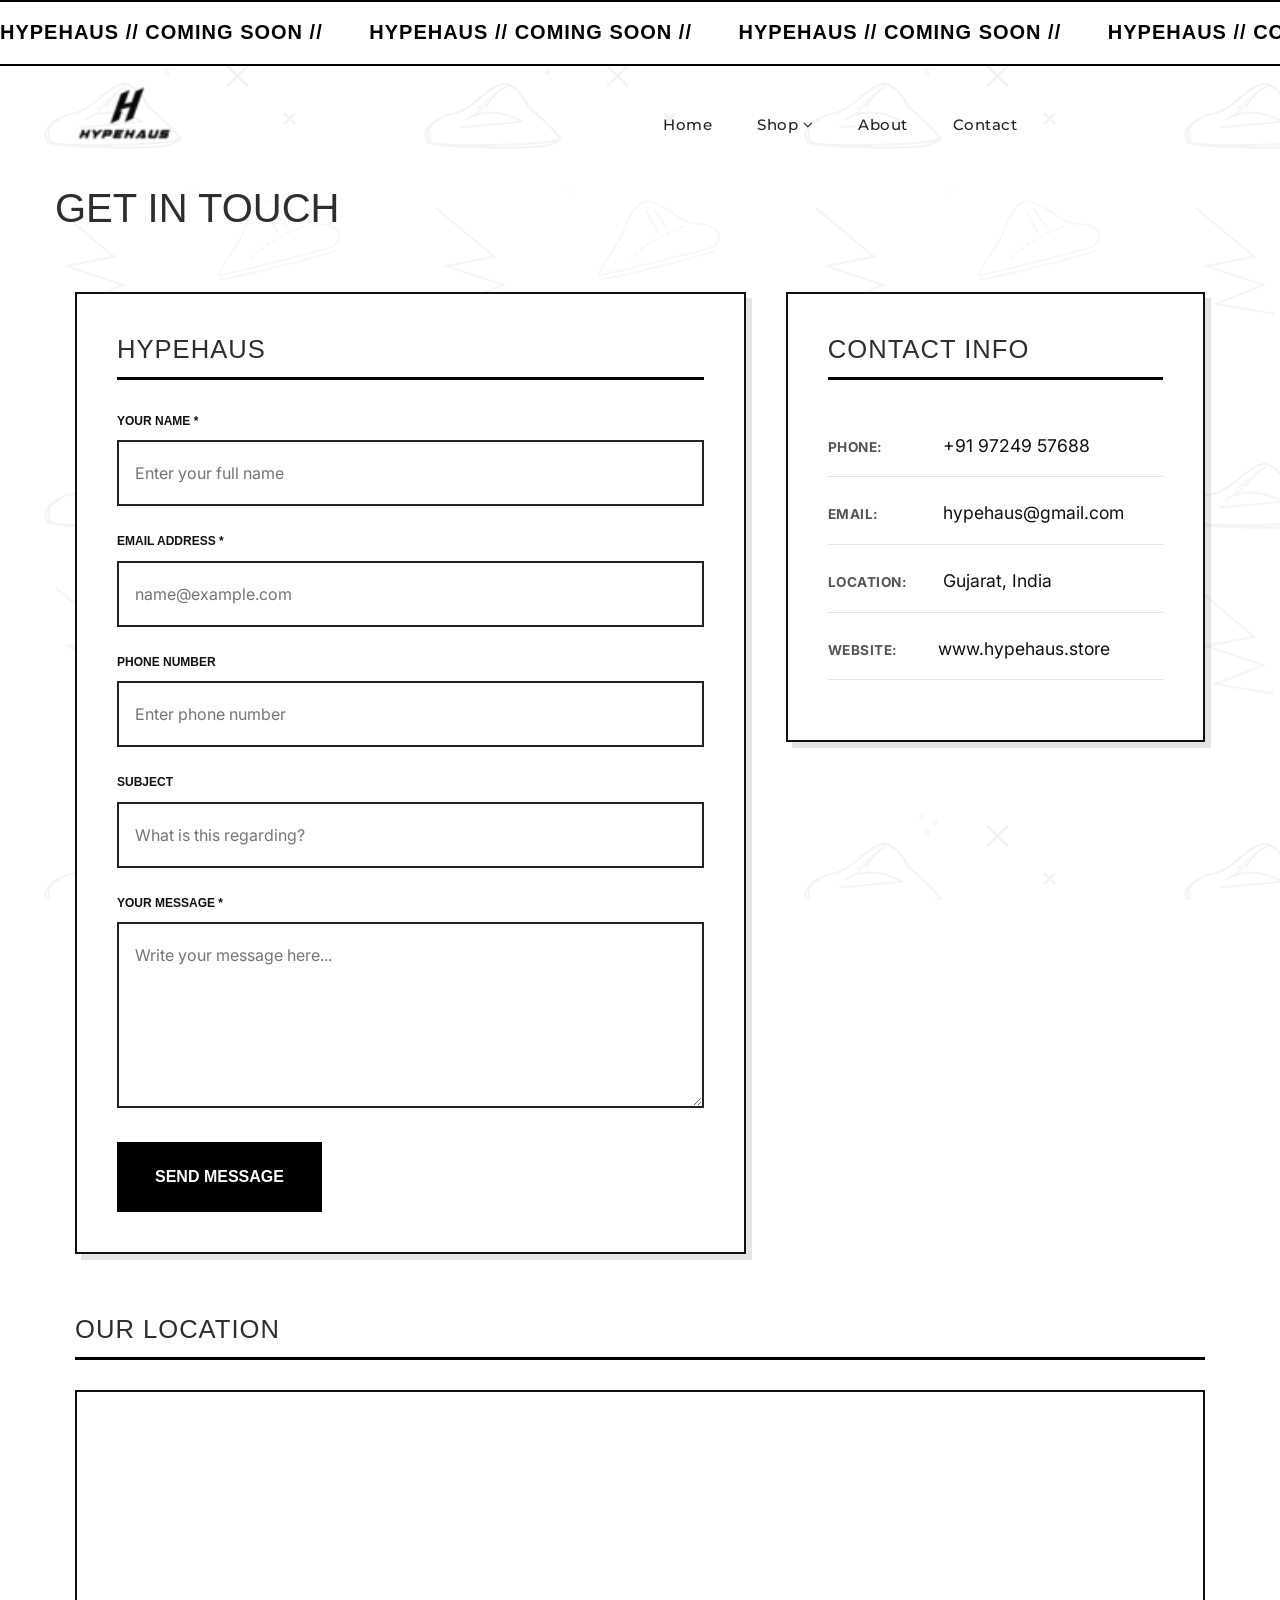
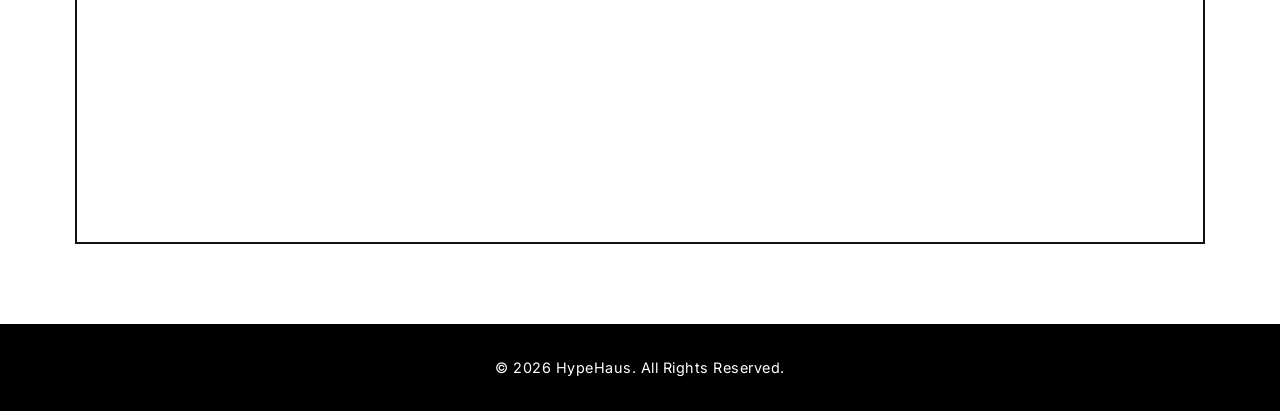
<file: contact.html>
<!DOCTYPE html>
<html lang="en">
<head>
    <!-- Google tag (gtag.js) -->
    <script async src="https://www.googletagmanager.com/gtag/js?id=G-P1K579PQJE"></script>
    <script>
      window.dataLayer = window.dataLayer || [];
      function gtag(){dataLayer.push(arguments);}
      gtag('js', new Date());
      gtag('config', 'G-P1K579PQJE');
    </script>
        
    <meta charset="UTF-8" />
    <meta name="viewport" content="width=device-width, initial-scale=1.0" />
    <title>HypeHaus - Fashion ecommerce</title>
    <!-- Favicons -->
    <link rel="shortcut icon" href="assets/images/favicon.png">

    <!-- Vendor CSS (Icon Font) -->
    <link rel="stylesheet" href="assets/css/vendor/fontawesome.min.css">
    <link rel="stylesheet" href="assets/css/vendor/pe-icon-7-stroke.min.css">

    <!-- Plugins CSS (All Plugins Files) -->
    <link rel="stylesheet" href="assets/css/plugins/swiper-bundle.min.css" />
    <link rel="stylesheet" href="assets/css/plugins/animate.min.css" />
    <link rel="stylesheet" href="assets/css/plugins/aos.min.css" />
    <link rel="stylesheet" href="assets/css/plugins/nice-select.min.css" />
    <link rel="stylesheet" href="assets/css/plugins/jquery-ui.min.css" />
    <link rel="stylesheet" href="assets/css/plugins/lightgallery.min.css" />

    <!-- Main Style CSS -->
    <link rel="stylesheet" href="assets/css/style.css" />

    <style>
    @import url('https://fonts.googleapis.com/css2?family=Syncopate:wght=700&family=Inter:wght@400;500;600;700&display=swap');

    /* Global Body Setup */
    body {
        font-family: 'Inter', sans-serif;
        background-color: #fafafa;
        color: #111;
        margin: 0;
        padding: 0;
    }

    /* Marquee Banner - Flush to top */
    .hype-container {
      background-color: #000;
      color: #fff;
      padding: 12px 0; 
      overflow: hidden;
      width: 100%;
      cursor: pointer;
      transition: background-color 0.2s ease, color 0.2s ease;
      border-bottom: 2px solid #fff;
    }

    .hype-container:hover {
      background-color: #fff;
      color: #000;
      border-bottom: 2px solid #000;
    }

    .marquee-track {
      display: flex;
      width: max-content;
    }

    .marquee-content {
      display: flex;
      white-space: nowrap;
      animation: warp-scroll 12s linear infinite; 
    }

    .marquee-content span {
      font-family: 'Syncopate', sans-serif;
      font-size: 1.25rem; 
      font-weight: 700;
      letter-spacing: 1px; 
      text-transform: uppercase;
      padding-right: 40px;
    }

    @keyframes warp-scroll {
      0% { transform: translateX(0%); }
      100% { transform: translateX(-50%); }
    }

    /* Layout fixes for mobile header */
    .header-bottom .container .row {
        display: flex;
        justify-content: space-between;
        align-items: center;
    }

    /* Fixed active slide-out state for mobile navigation */
    .mobile-menu-wrapper {
        position: fixed;
        top: 0;
        left: -100%;
        width: 100%;
        height: 100%;
        z-index: 9999;
        transition: all 0.4s ease;
        visibility: hidden;
    }
    
    .mobile-menu-wrapper.open {
        left: 0;
        visibility: visible;
    }

    /* Mobile Submenu Dropdown logic styling */
    .mobile-menu .has-dropdown > .menu-item-link-container {
        display: flex;
        justify-content: space-between;
        align-items: center;
    }

    .mobile-menu .dropdown {
        max-height: 0;
        overflow: hidden;
        transition: max-height 0.3s ease-out, padding 0.3s ease-out;
        padding-left: 15px;
        margin: 0;
        list-style: none;
    }

    /* Class when Javascript opens the menu item dropdown */
    .mobile-menu .has-dropdown.active-dropdown .dropdown {
        max-height: 200px; /* Adjust maximum height allocation as needed */
        margin-top: 8px;
        padding-bottom: 5px;
    }

    .mobile-menu .menu-toggle-arrow {
        cursor: pointer;
        padding: 5px 10px;
        font-size: 14px;
        transition: transform 0.3s ease;
    }

    .mobile-menu .has-dropdown.active-dropdown .menu-toggle-arrow {
        transform: rotate(180deg);
    }

    /* Contact Section Layout */
    .contact-wrapper {
        max-width: 1200px;
        margin: 60px auto;
        padding: 0 20px;
    }

    .grid {
        display: grid;
        grid-template-columns: 1.6fr 1fr;
        gap: 40px;
        align-items: start;
    }

    /* Cards Style */
    .card {
        background: #ffffff;
        border: 2px solid #111111;
        padding: 40px;
        border-radius: 0; 
        box-shadow: 6px 6px 0px rgba(0,0,0,0.1);
    }

    .card h2, .map-section h2 {
        font-family: 'Syncopate', sans-serif;
        font-size: 1.6rem;
        text-transform: uppercase;
        margin-top: 0;
        margin-bottom: 30px;
        letter-spacing: 1px;
        border-bottom: 3px solid #000;
        padding-bottom: 12px;
    }

    /* Form Container & Visible Inputs */
    .contact-form {
        display: flex;
        flex-direction: column;
        gap: 24px;
    }

    .form-group {
        display: flex;
        flex-direction: column;
        gap: 8px;
    }

    .form-group label {
        font-family: 'Syncopate', sans-serif;
        font-size: 0.75rem;
        font-weight: 700;
        text-transform: uppercase;
        color: #111;
    }

    .contact-form input, .contact-form textarea {
        width: 100%;
        padding: 16px;
        border: 2px solid #222222;
        font-family: 'Inter', sans-serif;
        font-size: 1rem;
        color: #000;
        background-color: #ffffff;
        transition: all 0.2s ease;
        box-sizing: border-box;
    }

    .contact-form input:focus, .contact-form textarea:focus {
        outline: none;
        background-color: #fcfcfc;
        border-color: #000;
        box-shadow: 4px 4px 0px #000;
    }

    .contact-form button {
        background-color: #000;
        color: #fff;
        border: 2px solid #000;
        padding: 18px 36px;
        font-family: 'Syncopate', sans-serif;
        font-size: 1rem;
        font-weight: 700;
        cursor: pointer;
        transition: all 0.3s ease;
        text-transform: uppercase;
        align-self: flex-start;
        margin-top: 10px;
    }

    .contact-form button:hover {
        background-color: #fff;
        color: #000;
        box-shadow: 4px 4px 0px #000;
    }

    /* Info Details styling */
    .contact-info-list p {
        font-size: 1.1rem;
        line-height: 1.8;
        margin: 20px 0;
        border-bottom: 1px solid #e5e5e5;
        padding-bottom: 15px;
    }

    .contact-info-list p strong {
        display: inline-block;
        width: 110px;
        text-transform: uppercase;
        font-size: 0.85rem;
        letter-spacing: 0.5px;
        color: #555;
    }

    /* Interactive Map Frame */
    .map-section {
        margin-top: 60px;
    }

    .map-container {
        position: relative;
        padding-bottom: 450px; 
        height: 0;
        overflow: hidden;
        border: 2px solid #111;
    }

    .map-container iframe {
        position: absolute;
        top: 0;
        left: 0;
        width: 100% !important;
        height: 100% !important;
        border: 0;
    }

    footer {
        background-color: #000;
        color: #fff;
        text-align: center;
        padding: 30px 20px;
        margin-top: 80px;
    }

    footer p {
        margin: 0;
        font-size: 0.9rem;
        letter-spacing: 0.5px;
    }

    /* Screen Adaptations */
    @media (max-width: 991px) {
        .grid {
            grid-template-columns: 1fr;
            gap: 40px;
        }
        .contact-form button {
            width: 100%;
        }
    }

    @media (max-width: 767px) {
        .product-carousel .product {
          max-width: 250px;
          margin-left: auto !important;
          margin-right: auto !important;
          text-align: center;
        }
        .product-carousel .product .thumb {
          margin: 0 auto;
        }
        .contact-wrapper {
            margin: 30px auto;
        }
        .card {
            padding: 25px;
        }
    }
    </style>
</head>

<body>
    <!-- Marquee Ticker - Placed at the extreme top layout root -->
    <div class="hype-container">
      <div class="marquee-track">
        <div class="marquee-content">
          <span>HYPEHAUS // COMING SOON //&nbsp;</span>
          <span>HYPEHAUS // COMING SOON //&nbsp;</span>
          <span>HYPEHAUS // COMING Soon //&nbsp;</span>
          <span>HYPEHAUS // COMING SOON //&nbsp;</span>
        </div>
        <div class="marquee-content" aria-hidden="true">
          <span>HYPEHAUS // COMING SOON //&nbsp;</span>
          <span>HYPEHAUS // COMING SOON //&nbsp;</span>
          <span>HYPEHAUS // COMING SOON //&nbsp;</span>
          <span>HYPEHAUS // COMING SOON //&nbsp;</span>
        </div>
      </div>
    </div>

    <div class="header section">
        <!-- Header Bottom Start -->
        <div class="header-bottom">
            <div class="header-sticky">
                <div class="container">
                    <div class="row align-items-center">
                        <!-- Header Logo -->
<div class="col-xl-2 col-6">
    <div class="header-logo">
        <a href="index.html">
            <img src="assets/images/logo/Hypehaus (1).png" 
                 alt="Site Logo" 
                 style="width: 100%; max-width: 140px; height: auto; display: block; image-rendering: -webkit-optimize-contrast; image-rendering: crisp-edges; transform: translateZ(0); -webkit-font-smoothing: antialiased;" />
        </a>
    </div>
</div>

                        <!-- Desktop Main Menu -->
                        <div class="col-xl-8 d-none d-xl-block">
                            <div class="main-menu position-relative">
                                <ul>
                                    <li><a href="index.html"><span>Home</span></a></li>
                                    <li class="has-children position-static">
                                        <a href="shop.html"><span>Shop</span> <i class="fa fa-angle-down"></i></a>
                                        <ul class="mega-menu row-cols-4">
                                            <li class="col">
                                                <h4 class="mega-menu-title">Shop Layout</h4>
                                                <ul class="mb-n2">
                                                   <li><a href="Shoe.html">Shoes</a></li>
                                     <li><a href="Jersey.html">Jerseys</a></li>
                                     <li><a href="tshirt.html">T-Shirts</a></li> 
                                                </ul>
                                            </li>
                                        </ul>
                                    </li>
                                    <li><a href="about.html"><span>About</span></a></li>
                                    <li><a href="contact.html"><span>Contact</span></a></li>
                                </ul>
                            </div>
                        </div>

                        <!-- Mobile Menu Button (3 Lines Trigger) -->
                        <div class="col-6 text-end d-xl-none">
                            <div class="header-actions" style="display: inline-block;">
                                <a href="javascript:void(0)" class="header-action-btn mobile-menu-toggle-btn" style="font-size: 24px; color: #111;">
                                    <i class="fa fa-bars"></i>
                                </a>
                            </div>
                        </div>
                    </div>
                </div>
            </div>
        </div>
    </div>

    <!-- Mobile Slide-out Menu Canvas -->
    <div class="mobile-menu-wrapper">
        <div class="offcanvas-overlay mobile-menu-close-trigger" style="position: fixed; top:0; left:0; width:100%; height:100%; background: rgba(0,0,0,0.5); z-index: 998;"></div>
        <div class="mobile-menu-inner" style="position: relative; z-index: 999; background: #fff; width: 300px; height: 100%; padding: 30px; display: flex; flex-direction: column;">
            
            <div class="offcanvas-btn-close mobile-menu-close-trigger" style="cursor: pointer; text-align: right; font-size: 30px; margin-bottom: 20px;">
                <i class="pe-7s-close"></i>
            </div>
            
            <div class="mobile-navigation">
                <nav>
                    <ul class="mobile-menu" style="list-style: none; padding: 0; margin: 0;">
                        <li style="margin-bottom: 15px;"><a href="index.html" style="font-size: 18px; font-weight: 600; text-decoration: none; color: #111;">Home</a></li>
                        
                        <!-- Fixed Shop Menu with Toggle Mechanism -->
                        <li class="has-dropdown" style="margin-bottom: 15px;">
                            <div class="menu-item-link-container">
                                <a href="shop.html" style="font-size: 18px; font-weight: 600; text-decoration: none; color: #111;">Shop</a>
                                <span class="menu-toggle-arrow"><i class="fa fa-angle-down"></i></span>
                            </div>
                            <ul class="dropdown">
                                <li><a href="Shoe.html" style="text-decoration: none; color: #666; font-size: 16px; display: block; padding: 5px 0;">Shoes</a></li>
                            </ul>
                        </li>
                        
                        <li style="margin-bottom: 15px;"><a href="about.html" style="font-size: 18px; font-weight: 600; text-decoration: none; color: #111;">About</a></li>
                        <li style="margin-bottom: 15px;"><a href="contact.html" style="font-size: 18px; font-weight: 600; text-decoration: none; color: #111;">Contact</a></li>
                    </ul>
                </nav>
            </div>
            
            <div class="mt-auto">
                <ul class="contact-links" style="list-style: none; padding: 0;">
                    <li style="margin-bottom: 8px;"><i class="fa fa-phone"></i><a href="tel:+919724957688" style="text-decoration: none; color: #555;"> +91 97249 57688</a></li>
                    <li style="margin-bottom: 8px;"><i class="fa fa-envelope-o"></i><a href="mailto:hypehaus@gmail.com" style="text-decoration: none; color: #555;"> hypehaus@gmail.com</a></li>
                    <li style="font-size: 13px; color: #777;"><i class="fa fa-clock-o"></i> <span>Mon - Sun 9:00 - 21:00</span></li>
                </ul>
                <div class="widget-social" style="margin-top: 15px;">
                    <a title="Instagram" href="https://www.instagram.com/hypehaus.store/" style="font-size: 20px; color: #111;"> <i class="fa fa-instagram"></i></a>
                </div>
            </div>
        </div>
    </div>

    <!-- Contact Form Container -->
    <div class="container">
        <h1 style="margin-top: 40px; font-family: 'Syncopate', sans-serif;">GET IN TOUCH</h1>
        
        <div class="contact-wrapper">
            <div class="grid">
                <div class="card">
                    <h2>HYPEHAUS</h2>
                    <form class="contact-form" action="https://formsubmit.co/aryan223ptl@gmail.com" method="POST">
                        <div class="form-group">
                            <label>Your Name *</label>
                            <input type="text" name="name" placeholder="Enter your full name" required>
                        </div>
                        <div class="form-group">
                            <label>Email Address *</label>
                            <input type="email" name="email" placeholder="name@example.com" required>
                        </div>
                        <div class="form-group">
                            <label>Phone Number</label>
                            <input type="tel" name="phone" placeholder="Enter phone number">
                        </div>
                        <div class="form-group">
                            <label>Subject</label>
                            <input type="text" name="subject" placeholder="What is this regarding?">
                        </div>
                        <div class="form-group">
                            <label>Your Message *</label>
                            <textarea name="message" rows="5" placeholder="Write your message here..." required></textarea>
                        </div>
                        <input type="hidden" name="_captcha" value="false">
                        <button type="submit">Send Message</button>
                    </form>
                </div>

                <div class="card">
                    <h2>Contact Info</h2>
                    <div class="contact-info-list">
                        <p><strong>Phone:</strong> +91 97249 57688</p>
                        <p><strong>Email:</strong> hypehaus@gmail.com</p>
                        <p><strong>Location:</strong> Gujarat, India</p>
                        <p><strong>Website:</strong>www.hypehaus.store</p>
                    </div>
                </div>
            </div>

            <div class="map-section">
                <h2>Our Location</h2>
                <div class="map-container">
                    <iframe src="https://www.google.com/maps?q=Ahmedabad&output=embed" allowfullscreen="" loading="lazy"></iframe>
                </div>
            </div>
        </div>
    </div>

    <footer>
        <p>&copy; 2026 HypeHaus. All Rights Reserved.</p>
    </footer>

    <!-- INTERACTIVE MENU JAVASCRIPT FIXED FOR DROPDOWN ACCORDION -->
    <script>
        document.addEventListener('DOMContentLoaded', function () {
            const menuToggle = document.querySelector('.mobile-menu-toggle-btn');
            const menuWrapper = document.querySelector('.mobile-menu-wrapper');
            const closeButtons = document.querySelectorAll('.mobile-menu-close-trigger');
            
            // Submenu accordion targets
            const shopDropdownTrigger = document.querySelector('.mobile-menu .has-dropdown .menu-toggle-arrow');
            const shopDropdownParent = document.querySelector('.mobile-menu .has-dropdown');

            // Open Mobile Menu Canvas
            if(menuToggle && menuWrapper) {
                menuToggle.addEventListener('click', function (e) {
                    e.preventDefault();
                    menuWrapper.classList.add('open');
                });
            }

            // Close Mobile Menu Canvas
            closeButtons.forEach(function (button) {
                button.addEventListener('click', function (e) {
                    e.preventDefault();
                    menuWrapper.classList.remove('open');
                });
            });

            // Toggle "Shop -> Shoes" Slide Dropdown on arrow click
            if (shopDropdownTrigger && shopDropdownParent) {
                shopDropdownTrigger.addEventListener('click', function(e) {
                    e.preventDefault();
                    e.stopPropagation();
                    shopDropdownParent.classList.toggle('active-dropdown');
                });
            }
        });
    </script>
</body>
</html>
</file>
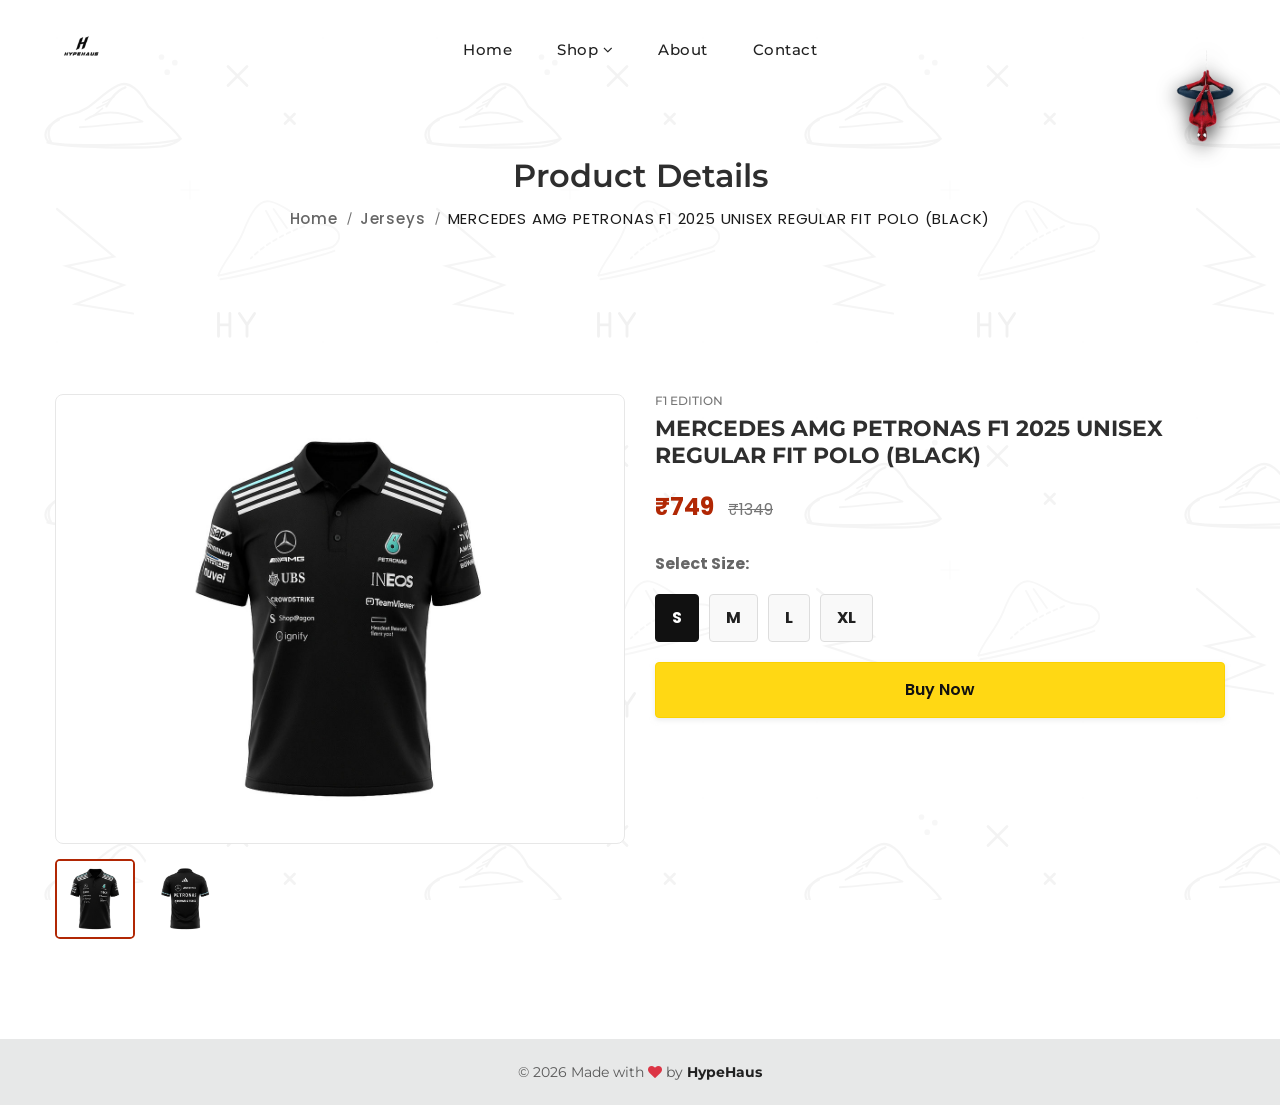
<file: jersey-product.html>
<!DOCTYPE html>
<html lang="en">

<head>
    <!-- Google tag (gtag.js) -->
    <script async src="https://www.googletagmanager.com/gtag/js?id=G-P1K579PQJE"></script>
    <script>
        window.dataLayer = window.dataLayer || [];
        function gtag(){dataLayer.push(arguments);}
        gtag('js', new Date());
        gtag('config', 'G-P1K579PQJE');
    </script>
    
    <meta charset="UTF-8" />
    <meta name="viewport" content="width=device-width, initial-scale=1.0" />
    <title>HypeHaus - Jersey Details</title>
    <!-- Favicons -->
    <link rel="shortcut icon" href="assets/images/favicon.png">

    <!-- Vendor CSS -->
    <link rel="stylesheet" href="assets/css/vendor/fontawesome.min.css">
    <link rel="stylesheet" href="assets/css/vendor/pe-icon-7-stroke.min.css">

    <!-- Plugins CSS -->
    <link rel="stylesheet" href="assets/css/plugins/swiper-bundle.min.css" />
    <link rel="stylesheet" href="assets/css/plugins/animate.min.css" />
    <link rel="stylesheet" href="assets/css/plugins/aos.min.css" />
    <link rel="stylesheet" href="assets/css/plugins/nice-select.min.css" />
    <link rel="stylesheet" href="assets/css/plugins/jquery-ui.min.css" />
    <link rel="stylesheet" href="assets/css/plugins/lightgallery.min.css" />

    <!-- Main Style CSS -->
    <link rel="stylesheet" href="assets/css/style.css" />

    <!-- Custom CSS for Dynamic Product Detail Page -->
    <style>
        .product-details-img img {
            width: 100%;
            max-height: 450px;
            object-fit: contain;
            border-radius: 8px;
            border: 1px solid #e7e7e7;
            background: #fff;
        }
        .thumbnail-images {
            display: flex;
            gap: 10px;
            margin-top: 15px;
        }
        .thumbnail-images img {
            width: 80px;
            height: 80px;
            object-fit: cover;
            cursor: pointer;
            border: 2px solid transparent;
            border-radius: 5px;
        }
        .thumbnail-images img.active, .thumbnail-images img:hover {
            border-color: #B12704;
        }
        .product-price-wrap .new {
            font-size: 24px;
            font-weight: bold;
            color: #B12704;
        }
        .product-price-wrap .old {
            font-size: 16px;
            text-decoration: line-through;
            color: #767676;
            margin-left: 10px;
        }
        .size-selection {
            display: flex;
            gap: 10px;
            margin: 15px 0;
        }
        .size-btn {
            padding: 8px 16px;
            border: 1px solid #ddd;
            background: #f9f9f9;
            cursor: pointer;
            border-radius: 4px;
            font-weight: bold;
        }
        .size-btn.selected {
            border-color: #111;
            background: #111;
            color: #fff;
        }
        .buy-now-btn {
            display: block;
            width: 100%;
            text-align: center;
            background-color: #ffd814;
            border: 1px solid #fcd200;
            border-radius: 4px;
            color: #111;
            padding: 12px 0;
            font-size: 16px;
            font-weight: 600;
            text-decoration: none;
            cursor: pointer;
            box-shadow: 0 2px 5px rgba(213,217,217,.5);
            margin-top: 20px;
        }
        .buy-now-btn:hover {
            background-color: #f7ca00;
            color: #111;
        }
        /* SPIDER-MAN HANGING CORNER STYLES */
        .spider-hanging-corner {
            position: fixed;
            top: 0;
            right: 20px;
            width: 110px;
            height: 180px;
            z-index: 99998;
            pointer-events: none;
            display: flex;
            flex-direction: column;
            align-items: center;
        }
        .spider-string {
            width: 2px;
            height: 50px;
            background: #ffffff;
            opacity: 0.8;
            box-shadow: 0 0 4px rgba(255,255,255,0.6);
        }
        .spider-image {
            width: 90px;
            height: auto;
            object-fit: contain;
            animation: spider-swing 3s ease-in-out infinite alternate;
            transform-origin: top center;
            filter: drop-shadow(0 5px 10px rgba(0,0,0,0.8));
        }
        @keyframes spider-swing {
            0% { transform: rotate(-5deg); }
            100% { transform: rotate(5deg); }
        }
    </style>
</head>

<body>
    <!-- Spider-Man Hanging Element -->
    <div class="spider-hanging-corner">
        <div class="spider-string"></div>
        <img src="assets/images/icons/image.png" alt="Spider-Man Hanging" class="spider-image" />
    </div>

    <header class="section header">
        <div class="header-bottom">
            <div class="header-sticky">
                <div class="container">
                    <div class="row align-items-center justify-content-between">
                        <div class="col-xl-2 col-6">
                            <div class="header-logo">
                                <a href="index.html"><img src="assets/images/logo/Hypehaus (1).png" alt="Site Logo" style="max-height: 45px;" /></a>
                            </div>
                        </div>
                        <div class="col-xl-8 d-none d-xl-block">
                            <div class="main-menu position-relative">
                                <ul>
                                    <li class="has-children"><a href="index.html"><span>Home</span></a></li>
                                    <li class="has-children position-static">
                                        <a href="#"><span>Shop</span> <i class="fa fa-angle-down"></i></a>
                                        <ul class="mega-menu row-cols-4">
                                            <li class="col">
                                                <h4 class="mega-menu-title">Shop Layout</h4>
                                                <ul class="mb-n2">
                                                    <li><a href="Shoe.html">Shoes</a></li>
                                                    <li><a href="Jersey.html">Jerseys</a></li>
                                                    <li><a href="tshirt.html">T-Shirts</a></li> 
                                                </ul>
                                            </li>
                                        </ul>
                                    </li>
                                    <li class="has-children"><a href="about.html"><span>About</span></a></li>
                                    <li><a href="contact.html"><span>Contact</span></a></li>
                                </ul>
                            </div>
                        </div>
                        <div class="col-xl-2 col-6 text-end">
                            <div class="header-actions">
                                <a href="javascript:void(0)" class="header-action-btn header-action-btn-menu d-xl-none">
                                    <i class="fa fa-bars"></i>
                                </a>
                            </div>
                        </div>
                    </div>
                </div>
            </div>
        </div>
    </header>

    <!-- Breadcrumb Section Start -->
    <div class="section">
        <div class="breadcrumb-area bg-light">
            <div class="container-fluid">
                <div class="breadcrumb-content text-center">
                    <h1 class="title">Product Details</h1>
                    <ul>
                        <li><a href="index.html">Home</a></li>
                        <li><a href="Jersey.html">Jerseys</a></li>
                        <li class="active" id="breadcrumb-title">Details</li>
                    </ul>
                </div>
            </div>
        </div>
    </div>

    <!-- Product Details Section Start -->
    <div class="section section-margin">
        <div class="container">
            <div class="row">
                <!-- Product Image Column -->
                <div class="col-lg-6 col-offset-1 col-col-md-12">
                    <div class="product-details-img">
                        <img id="main-product-img" src="" alt="Product Image">
                        <div class="thumbnail-images" id="thumbnail-container">
                            <!-- Thumbnails populated via JavaScript -->
                        </div>
                    </div>
                </div>

                <!-- Product Content Column -->
                <div class="col-lg-6 col-md-12 mt-custom">
                    <div class="product-conte">
                        <h4 class="sub-title" id="product-subtitle" style="font-size: 12px; text-transform: uppercase; color: #767676;"></h4>
                        <h2 class="title" id="product-title" style="font-size: 22px; font-weight: bold; margin-bottom: 15px;"></h2>
                        
                        <div class="product-price-wrap mb-4">
                            <span class="new" id="product-new-price"></span>
                            <span class="old" id="product-old-price"></span>
                        </div>

                        <div class="product-size mb-4">
                            <label style="font-weight: bold; display: block; margin-bottom: 5px;">Select Size:</label>
                            <div class="size-selection">
                                <button class="size-btn selected" onclick="selectSize(this, 'S')">S</button>
                                <button class="size-btn" onclick="selectSize(this, 'M')">M</button>
                                <button class="size-btn" onclick="selectSize(this, 'L')">L</button>
                                <button class="size-btn" onclick="selectSize(this, 'XL')">XL</button>
                            </div>
                        </div>

                        <!-- Buy Now Button -->
                        <a href="#" id="buy-now-link" class="buy-now-btn" target="_blank">Buy Now</a>
                    </div>
                </div>
            </div>
        </div>
    </div>
    <!-- Product Details Section End -->

    <!-- Footer Section Start -->
    <footer class="section footer-section">
        <div class="footer-bottom">
            <div class="container">
                <div class="row align-items-center">
                    <div class="col-12 text-center">
                        <div class="copyright-content">
                            <p class="mb-0">© 2026 Made with <i class="fa fa-heart text-danger"></i> by <a href="#">HypeHaus</a></p>
                        </div>
                    </div>
                </div>
            </div>
        </div>
    </footer>
    <!-- Footer Section End -->

    <!-- Dynamic Loader JavaScript -->
    <script>
        // Database of the 4 Jersey products
        const productsData = {
            "1": {
                subtitle: "F1 Edition",
                title: "MERCEDES AMG PETRONAS F1 2025 UNISEX REGULAR FIT POLO (BLACK)",
                newPrice: "₹749",
                oldPrice: "₹1349",
                images: ["assets/images/jersey/j1.jpg", "assets/images/jersey/j2.jpg"],
                checkoutProduct: "F1 MERCEDES PETRONAS BLACK POLO PREMIUM"
            },
            "2": {
                subtitle: "SPECIAL EDITION",
                title: "SCUDERIA FERRARI F1 UNISEX POLO T-SHIRT",
                newPrice: "₹749",
                oldPrice: "₹1349",
                images: ["assets/images/jersey/j3.png", "assets/images/jersey/j4.png"],
                checkoutProduct: "f1 ferrari scuderia red polo premium"
            },
            "3": {
                subtitle: "RACING EDITION",
                title: "CASTORE RED BULL RACING F1 UNISEX POLO T-SHIRT",
                newPrice: "₹1199",
                oldPrice: "₹1349",
                images: ["assets/images/jersey/j5.webp", "assets/images/jersey/j6.jpg"],
                checkoutProduct: "F1 RED BULL RACING TEAM BLUE JERSEY"
            },
            "4": {
                subtitle: "F1 Edition",
                title: "MERCEDES AMG PETRONAS F1 2025",
                newPrice: "₹1199",
                oldPrice: "₹1499",
                images: ["assets/images/jersey/j7.webp", "assets/images/jersey/j8.webp"],
                checkoutProduct: "MERCEDES AMG PETRONAS F1 2025"
            }
        };

        // Get product ID from URL query parameters (e.g., jersey-product.html?id=1)
        const urlParams = new URLSearchParams(window.location.search);
        const productId = urlParams.get('id') || "1"; // Default to product 1 if none specified

        const product = productsData[productId] || productsData["1"];

        // Populate elements dynamically
        document.getElementById('product-subtitle').innerText = product.subtitle;
        document.getElementById('product-title').innerText = product.title;
        document.getElementById('breadcrumb-title').innerText = product.title;
        document.getElementById('product-new-price').innerText = product.newPrice;
        document.getElementById('product-old-price').innerText = product.oldPrice;
        document.getElementById('buy-now-link').href = `checkout.html?product=${encodeURIComponent(product.checkoutProduct)}`;

        // Set Main Image
        const mainImg = document.getElementById('main-product-img');
        mainImg.src = product.images[0];

        // Populate Thumbnails
        const thumbContainer = document.getElementById('thumbnail-container');
        product.images.forEach((imgSrc, index) => {
            const thumb = document.createElement('img');
            thumb.src = imgSrc;
            if (index === 0) thumb.classList.add('active');
            thumb.onclick = function() {
                mainImg.src = imgSrc;
                document.querySelectorAll('.thumbnail-images img').forEach(i => i.classList.remove('active'));
                thumb.classList.add('active');
            };
            thumbContainer.appendChild(thumb);
        });

        // Size selector function
        function selectSize(element, size) {
            document.querySelectorAll('.size-btn').forEach(btn => btn.classList.remove('selected'));
            element.classList.add('selected');
        }
    </script>

    <!-- Vendor & Plugins JS -->
    <script src="assets/js/vendor/bootstrap.bundle.min.js"></script>
    <script src="assets/js/vendor/jquery-3.6.0.min.js"></script>
    <script src="assets/js/vendor/jquery-migrate-3.3.2.min.js"></script>
    <script src="assets/js/vendor/modernizr-3.11.2.min.js"></script>
    <script src="assets/js/plugins/aos.min.js"></script>
    <script src="assets/js/plugins/swiper-bundle.min.js"></script>
    <script src="assets/js/plugins/nice-select.min.js"></script>
    <script src="assets/js/plugins/jquery-ui.min.js"></script>
    <script src="assets/js/main.js"></script>
</body>

</html>
</file>
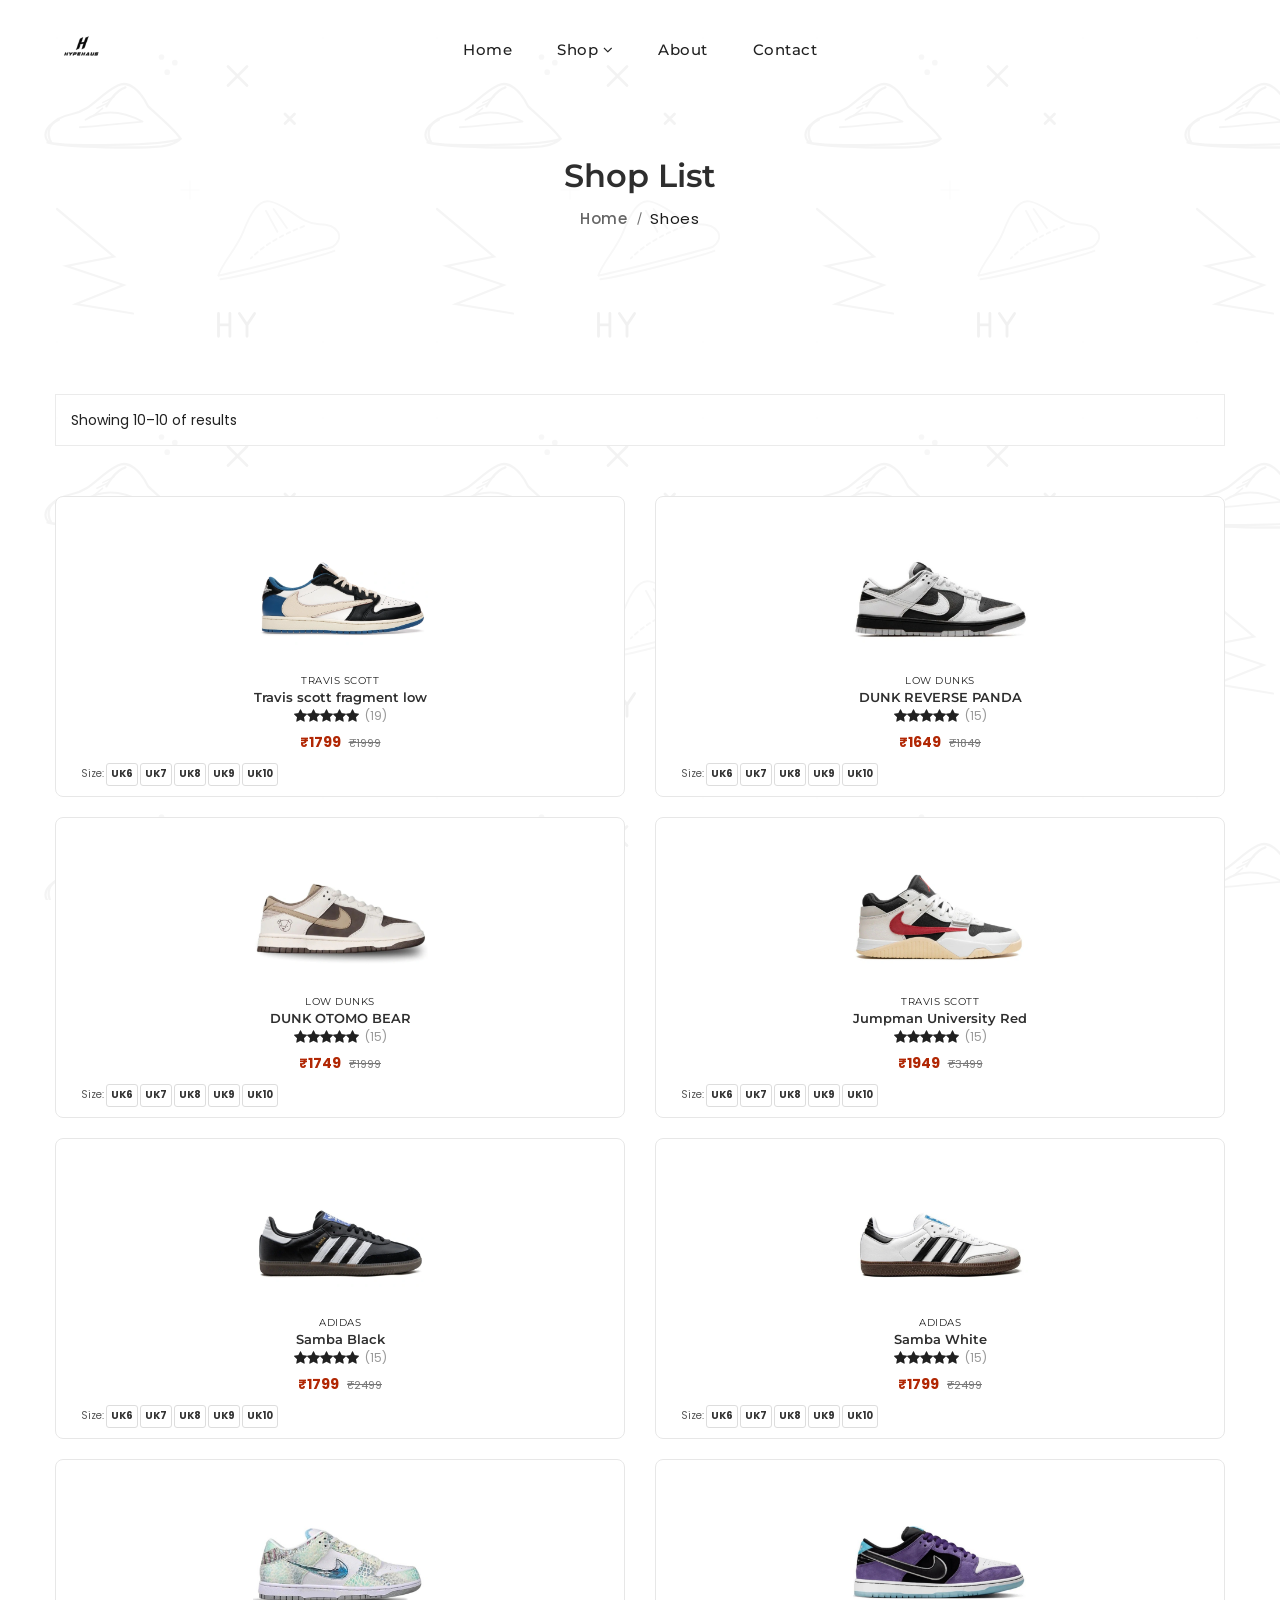
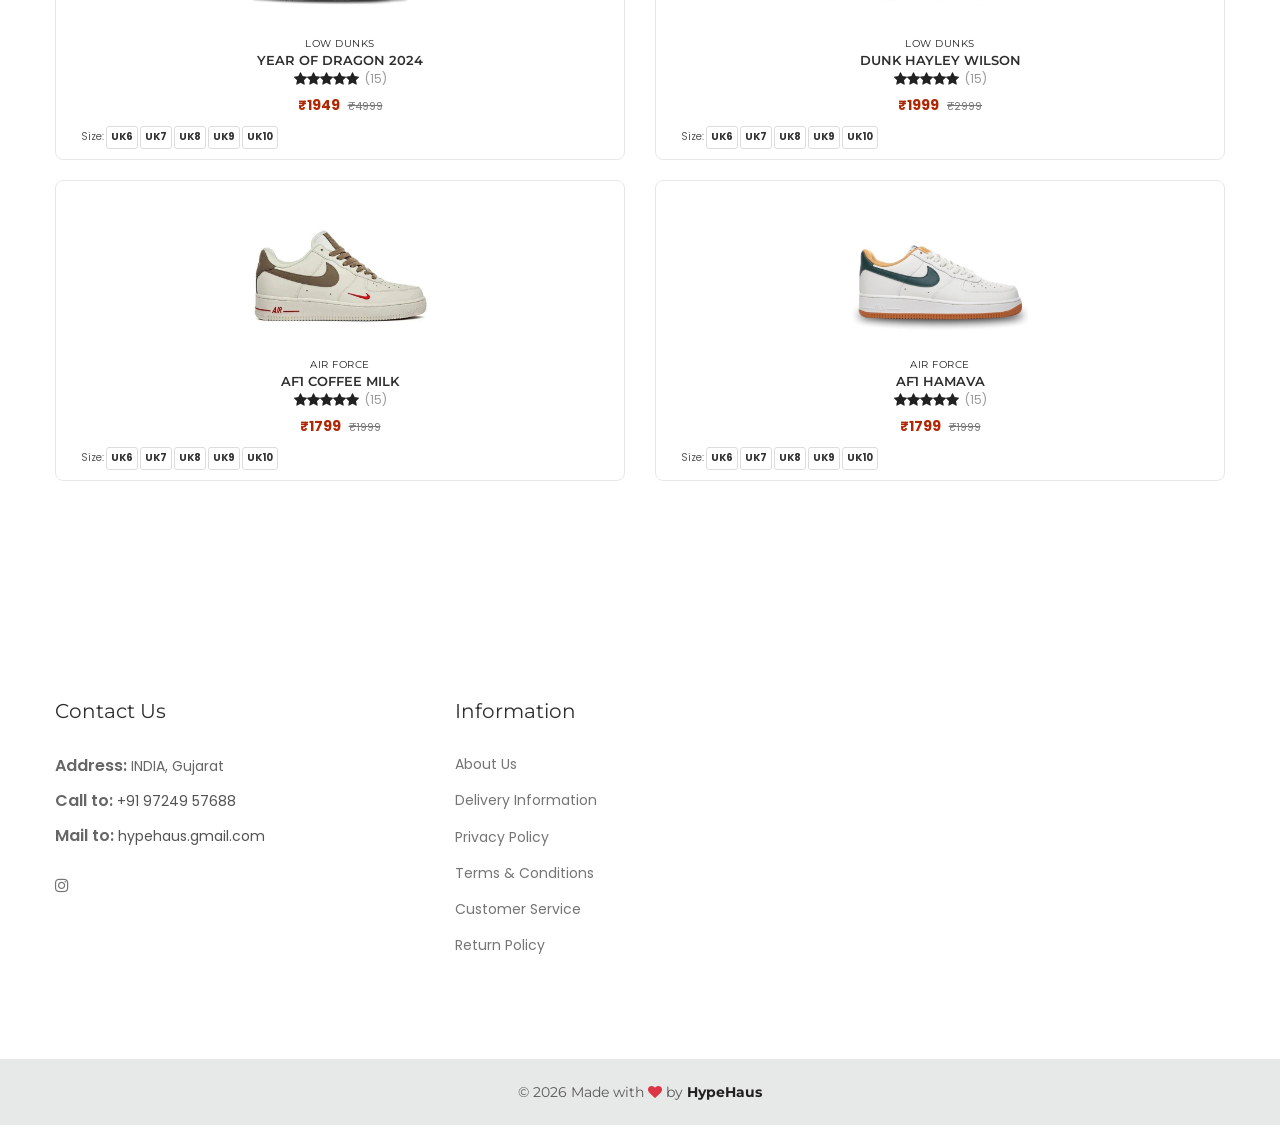
<file: Shoe.html>
<!DOCTYPE html>
<html lang="en">

<head>
    <!-- Google tag (gtag.js) -->
    <script async src="https://www.googletagmanager.com/gtag/js?id=G-P1K579PQJE"></script>
    <script>
        window.dataLayer = window.dataLayer || [];
        function gtag(){dataLayer.push(arguments);}
        gtag('js', new Date());
        gtag('config', 'G-P1K579PQJE');
    </script>
    
    <meta charset="UTF-8" />
    <meta name="viewport" content="width=device-width, initial-scale=1.0" />
    <title>HypeHaus - Fashion ecommerce</title>
    <!-- Favicons -->
    <link rel="shortcut icon" href="assets/images/favicon.png">

    <!-- Vendor CSS -->
    <link rel="stylesheet" href="assets/css/vendor/fontawesome.min.css">
    <link rel="stylesheet" href="assets/css/vendor/pe-icon-7-stroke.min.css">

    <!-- Plugins CSS -->
    <link rel="stylesheet" href="assets/css/plugins/swiper-bundle.min.css" />
    <link rel="stylesheet" href="assets/css/plugins/animate.min.css" />
    <link rel="stylesheet" href="assets/css/plugins/aos.min.css" />
    <link rel="stylesheet" href="assets/css/plugins/nice-select.min.css" />
    <link rel="stylesheet" href="assets/css/plugins/jquery-ui.min.css" />
    <link rel="stylesheet" href="assets/css/plugins/lightgallery.min.css" />

    <!-- Main Style CSS -->
    <link rel="stylesheet" href="assets/css/style.css" />

    <!-- Custom CSS for Compact 2-Column Amazon Layout -->
    <style>
        .shop_wrapper .product-inner {
            padding: 10px;
            border: 1px solid #e7e7e7;
            border-radius: 8px;
            background: #fff;
            height: 100%;
            display: flex;
            flex-direction: column;
            justify-content: space-between;
            transition: box-shadow 0.2s ease-in-out;
        }

        .shop_wrapper .product-inner:hover {
            box-shadow: 0 4px 12px rgba(0,0,0,0.08);
        }
        
        .shop_wrapper .thumb {
            text-align: center;
            margin-bottom: 8px;
        }

        .shop_wrapper .thumb img {
            max-height: 140px;
            object-fit: contain;
            width: 100%;
            margin: 0 auto;
        }
        
        .shop_wrapper .content .sub-title {
            font-size: 10px;
            margin-bottom: 2px;
            text-transform: uppercase;
            color: #767676;
            letter-spacing: 0.5px;
        }
        
        .shop_wrapper .content .title {
            font-size: 13px;
            line-height: 1.25;
            margin-bottom: 4px;
            font-weight: 600;
        }

        .shop_wrapper .ratings {
            margin-bottom: 4px;
            font-size: 11px;
        }

        .shop_wrapper .price-wrap {
            margin-bottom: 6px;
        }

        .shop_wrapper .price-wrap .new {
            font-size: 14px;
            font-weight: bold;
            color: #B12704;
        }

        .shop_wrapper .price-wrap .old {
            font-size: 11px;
            text-decoration: line-through;
            color: #767676;
            margin-left: 4px;
        }

        .shop_wrapper .product-size {
            font-size: 10px;
            margin-bottom: 0;
            color: #555;
            display: flex;
            flex-wrap: wrap;
            align-items: center;
            gap: 2px;
        }
        
        .shop_wrapper .product-size a {
            padding: 1px 4px;
            font-size: 10px;
            border: 1px solid #ddd;
            border-radius: 3px;
            color: #333;
            text-decoration: none;
        }
    </style>
</head>

<body>
    <header class="section header">
        <!-- Header Bottom Start -->
        <div class="header-bottom">
            <div class="header-sticky">
                <div class="container">
                    <div class="row align-items-center justify-content-between">
                        <div class="col-xl-2 col-6">
                            <div class="header-logo">
                                <a href="index.html"><img src="assets/images/logo/Hypehaus (1).png" alt="Site Logo" style="max-height: 45px;" /></a>
                            </div>
                        </div>
                        <div class="col-xl-8 d-none d-xl-block">
                            <div class="main-menu position-relative">
                                <ul>
                                    <li class="has-children">
                                        <a href="index.html"><span>Home</span></a>
                                    </li>
                                    <li class="has-children position-static">
                                        <a href="#"><span>Shop</span> <i class="fa fa-angle-down"></i></a>
                                        <ul class="mega-menu row-cols-4">
                                            <li class="col">
                                                <h4 class="mega-menu-title">Shop Layout</h4>
                                                <ul class="mb-n2">
                                                    <li><a href="Shoe.html">Shoes</a></li>
                                                    <li><a href="Jersey.html">Jerseys</a></li>
                                                    <li><a href="tshirt.html">T-Shirts</a></li> 
                                                </ul>
                                            </li>
                                        </ul>
                                    </li>
                                    <li class="has-children">
                                        <a href="about.html"><span>About</span></a>
                                    </li>
                                    <li><a href="contact.html"><span>Contact</span></a></li>
                                </ul>
                            </div>
                        </div>
                        <div class="col-xl-2 col-6 text-end">
                            <div class="header-actions">
                                <a href="javascript:void(0)" class="header-action-btn header-action-btn-menu d-xl-none">
                                    <i class="fa fa-bars"></i>
                                </a>
                            </div>
                        </div>
                    </div>
                </div>
            </div>
        </div>

        <!-- Mobile Menu Start -->
        <div class="mobile-menu-wrapper">
            <div class="offcanvas-overlay"></div>
            <div class="mobile-menu-inner">
                <div class="offcanvas-btn-close">
                    <i class="pe-7s-close"></i>
                </div>
                <div class="mobile-navigation">
                    <nav>
                        <ul class="mobile-menu">
                            <li class="has-children"><a href="index.html">Home</a></li>
                            <li class="has-children">
                                <a href="#">Shop <i class="fa fa-angle-down" aria-hidden="true"></i></a>
                                <ul class="dropdown">
                                    <li><a href="Shoe.html">Shoes</a></li>
                                    <li><a href="Jersey.html">Jerseys</a></li>
                                    <li><a href="tshirt.html">T-Shirts</a></li> 
                                </ul>
                            </li>
                            <li class="has-children"><a href="about.html">About</a></li>
                            <li><a href="contact.html">Contact</a></li>
                        </ul>
                    </nav>
                </div>
                <div class="mt-auto">
                    <ul class="contact-links">
                        <li><i class="fa fa-phone"></i><a href="#"> +91 97249 57688</a></li>
                        <li><i class="fa fa-envelope-o"></i><a href="#"> hypehaus.gmail.com</a></li>
                        <li><i class="fa fa-clock-o"></i> <span>Monday - Sunday 9.00 - 09.00</span></li>
                    </ul>
                    <div class="widget-social">
                        <a title="Instagram" href="#"><i class="fa fa-instagram"></i></a>
                    </div>
                </div>
            </div>
        </div>
    </header>

    <!-- Breadcrumb Section Start -->
    <div class="section">
        <div class="breadcrumb-area bg-light">
            <div class="container-fluid">
                <div class="breadcrumb-content text-center">
                    <h1 class="title">Shop List</h1>
                    <ul>
                        <li><a href="index.html">Home</a></li>
                        <li class="active"> Shoes</li>
                    </ul>
                </div>
            </div>
        </div>
    </div>

    <!-- Shop Section Start -->
    <div class="section section-margin">
        <div class="container">
            <div class="row">
                <div class="col-12">
                    <div class="shop_toolbar_wrapper flex-column flex-md-row mb-10">
                        <div class="shop-top-bar-left mb-md-0 mb-2">
                            <div class="shop-top-show">
                                <span>Showing 10–10 of results</span>
                            </div>
                        </div>
                    </div>

                    <!-- 2-Column Product Grid Wrapper Start -->
                    <div class="row shop_wrapper" data-aos="fade-up" data-aos-delay="200">

                        <!-- Product 1 -->
                        <div class="col-6 col-md-6 product mb-4">
                            <div class="product-inner">
                                <div class="thumb">
                                    <a href="single-shoe.html?id=1" class="image">
                                        <img class="first-image" src="assets/images/wj/h1.png" alt="Product" />
                                        <img class="second-image" src="assets/images/wj/h1.1.png" alt="Product" />
                                    </a>
                                </div>
                                <div class="content">
                                    <h4 class="sub-title"><a href="single-shoe.html?id=1">Travis scott</a></h4>
                                    <h5 class="title"><a href="single-shoe.html?id=1">Travis scott fragment low</a></h5>
                                    <span class="ratings">
                                        <span class="rating-wrap"><span class="star" style="width: 100%"></span></span>
                                        <span class="rating-num">(19)</span>
                                    </span>
                                    <div class="price-wrap">
                                        <span class="new">₹1799</span>
                                        <span class="old">₹1999</span>
                                    </div>
                                    <div class="product-size">
                                        <span>Size:</span>
                                        <a href="single-shoe.html?id=1"><strong>UK6</strong></a>
                                        <a href="single-shoe.html?id=1"><strong>UK7</strong></a>
                                        <a href="single-shoe.html?id=1"><strong>UK8</strong></a>
                                        <a href="single-shoe.html?id=1"><strong>UK9</strong></a>
                                        <a href="single-shoe.html?id=1"><strong>UK10</strong></a>
                                    </div>
                                </div>
                            </div>
                        </div>

                        <!-- Product 2 -->
                        <div class="col-6 col-md-6 product mb-4">
                            <div class="product-inner">
                                <div class="thumb">
                                    <a href="single-shoe.html?id=2" class="image">
                                        <img class="first-image" src="assets/images/wj/h2.png" alt="Product" />
                                        <img class="second-image" src="assets/images/wj/h2.1.jpg" alt="Product" />
                                    </a>
                                </div>
                                <div class="content">
                                    <h4 class="sub-title"><a href="single-shoe.html?id=2">LOW DUNKS</a></h4>
                                    <h5 class="title"><a href="single-shoe.html?id=2">DUNK REVERSE PANDA</a></h5>
                                    <span class="ratings">
                                        <span class="rating-wrap"><span class="star" style="width: 100%"></span></span>
                                        <span class="rating-num">(15)</span>
                                    </span>
                                    <div class="price-wrap">
                                        <span class="new">₹1649</span>
                                        <span class="old">₹1849</span>
                                    </div>
                                    <div class="product-size">
                                        <span>Size:</span>
                                        <a href="single-shoe.html?id=2"><strong>UK6</strong></a>
                                        <a href="single-shoe.html?id=2"><strong>UK7</strong></a>
                                        <a href="single-shoe.html?id=2"><strong>UK8</strong></a>
                                        <a href="single-shoe.html?id=2"><strong>UK9</strong></a>
                                        <a href="single-shoe.html?id=2"><strong>UK10</strong></a>
                                    </div>
                                </div>
                            </div>
                        </div>

                        <!-- Product 3 -->
                        <div class="col-6 col-md-6 product mb-4">
                            <div class="product-inner">
                                <div class="thumb">
                                    <a href="single-shoe.html?id=3" class="image">
                                        <img class="first-image" src="assets/images/wj/h3.png" alt="Product" />
                                        <img class="second-image" src="assets/images/wj/h3.1.jpg" alt="Product" />
                                    </a>
                                </div>
                                <div class="content">
                                    <h4 class="sub-title"><a href="single-shoe.html?id=3">LOW DUNKS</a></h4>
                                    <h5 class="title"><a href="single-shoe.html?id=3">DUNK OTOMO BEAR</a></h5>
                                    <span class="ratings">
                                        <span class="rating-wrap"><span class="star" style="width: 100%"></span></span>
                                        <span class="rating-num">(15)</span>
                                    </span>
                                    <div class="price-wrap">
                                        <span class="new">₹1749</span>
                                        <span class="old">₹1999</span>
                                    </div>
                                    <div class="product-size">
                                        <span>Size:</span>
                                        <a href="single-shoe.html?id=3"><strong>UK6</strong></a>
                                        <a href="single-shoe.html?id=3"><strong>UK7</strong></a>
                                        <a href="single-shoe.html?id=3"><strong>UK8</strong></a>
                                        <a href="single-shoe.html?id=3"><strong>UK9</strong></a>
                                        <a href="single-shoe.html?id=3"><strong>UK10</strong></a>
                                    </div>
                                </div>
                            </div>
                        </div>

                        <!-- Product 4 -->
                        <div class="col-6 col-md-6 product mb-4">
                            <div class="product-inner">
                                <div class="thumb">
                                    <a href="single-shoe.html?id=4" class="image">
                                        <img class="first-image" src="assets/images/wj/h4.png" alt="Product" />
                                        <img class="second-image" src="assets/images/wj/h4.1.png" alt="Product" />
                                    </a>
                                </div>
                                <div class="content">
                                    <h4 class="sub-title"><a href="single-shoe.html?id=4">TRAVIS SCOTT</a></h4>
                                    <h5 class="title"><a href="single-shoe.html?id=4">Jumpman University Red</a></h5>
                                    <span class="ratings">
                                        <span class="rating-wrap"><span class="star" style="width: 100%"></span></span>
                                        <span class="rating-num">(15)</span>
                                    </span>
                                    <div class="price-wrap">
                                        <span class="new">₹1949</span>
                                        <span class="old">₹3499</span>
                                    </div>
                                    <div class="product-size">
                                        <span>Size:</span>
                                        <a href="single-shoe.html?id=4"><strong>UK6</strong></a>
                                        <a href="single-shoe.html?id=4"><strong>UK7</strong></a>
                                        <a href="single-shoe.html?id=4"><strong>UK8</strong></a>
                                        <a href="single-shoe.html?id=4"><strong>UK9</strong></a>
                                        <a href="single-shoe.html?id=4"><strong>UK10</strong></a>
                                    </div>
                                </div>
                            </div>
                        </div>

                        <!-- Product 5 -->
                        <div class="col-6 col-md-6 product mb-4">
                            <div class="product-inner">
                                <div class="thumb">
                                    <a href="single-shoe.html?id=5" class="image">
                                        <img class="first-image" src="assets/images/wj/h5.png" alt="Product" />
                                        <img class="second-image" src="assets/images/wj/h5.1.png" alt="Product" />
                                    </a>
                                </div>
                                <div class="content">
                                    <h4 class="sub-title"><a href="single-shoe.html?id=5">ADIDAS</a></h4>
                                    <h5 class="title"><a href="single-shoe.html?id=5">Samba Black</a></h5>
                                    <span class="ratings">
                                        <span class="rating-wrap"><span class="star" style="width: 100%"></span></span>
                                        <span class="rating-num">(15)</span>
                                    </span>
                                    <div class="price-wrap">
                                        <span class="new">₹1799</span>
                                        <span class="old">₹2499</span>
                                    </div>
                                    <div class="product-size">
                                        <span>Size:</span>
                                        <a href="single-shoe.html?id=5"><strong>UK6</strong></a>
                                        <a href="single-shoe.html?id=5"><strong>UK7</strong></a>
                                        <a href="single-shoe.html?id=5"><strong>UK8</strong></a>
                                        <a href="single-shoe.html?id=5"><strong>UK9</strong></a>
                                        <a href="single-shoe.html?id=5"><strong>UK10</strong></a>
                                    </div>
                                </div>
                            </div>
                        </div>

                        <!-- Product 6 -->
                        <div class="col-6 col-md-6 product mb-4">
                            <div class="product-inner">
                                <div class="thumb">
                                    <a href="single-shoe.html?id=6" class="image">
                                        <img class="first-image" src="assets/images/wj/h6.jpg" alt="Product" />
                                        <img class="second-image" src="assets/images/wj/h6.1.jpg" alt="Product" />
                                    </a>
                                </div>
                                <div class="content">
                                    <h4 class="sub-title"><a href="single-shoe.html?id=6">ADIDAS</a></h4>
                                    <h5 class="title"><a href="single-shoe.html?id=6">Samba White</a></h5>
                                    <span class="ratings">
                                        <span class="rating-wrap"><span class="star" style="width: 100%"></span></span>
                                        <span class="rating-num">(15)</span>
                                    </span>
                                    <div class="price-wrap">
                                        <span class="new">₹1799</span>
                                        <span class="old">₹2499</span>
                                    </div>
                                    <div class="product-size">
                                        <span>Size:</span>
                                        <a href="single-shoe.html?id=6"><strong>UK6</strong></a>
                                        <a href="single-shoe.html?id=6"><strong>UK7</strong></a>
                                        <a href="single-shoe.html?id=6"><strong>UK8</strong></a>
                                        <a href="single-shoe.html?id=6"><strong>UK9</strong></a>
                                        <a href="single-shoe.html?id=6"><strong>UK10</strong></a>
                                    </div>
                                </div>
                            </div>
                        </div>

                        <!-- Product 7 -->
                        <div class="col-6 col-md-6 product mb-4">
                            <div class="product-inner">
                                <div class="thumb">
                                    <a href="single-shoe.html?id=7" class="image">
                                        <img class="first-image" src="assets/images/wj/h7.jpg" alt="Product" />
                                        <img class="second-image" src="assets/images/wj/h7.1.jpg" alt="Product" />
                                    </a>
                                </div>
                                <div class="content">
                                    <h4 class="sub-title"><a href="single-shoe.html?id=7">LOW DUNKS</a></h4>
                                    <h5 class="title"><a href="single-shoe.html?id=7">YEAR OF DRAGON 2024</a></h5>
                                    <span class="ratings">
                                        <span class="rating-wrap"><span class="star" style="width: 100%"></span></span>
                                        <span class="rating-num">(15)</span>
                                    </span>
                                    <div class="price-wrap">
                                        <span class="new">₹1949</span>
                                        <span class="old">₹4999</span>
                                    </div>
                                    <div class="product-size">
                                        <span>Size:</span>
                                        <a href="single-shoe.html?id=7"><strong>UK6</strong></a>
                                        <a href="single-shoe.html?id=7"><strong>UK7</strong></a>
                                        <a href="single-shoe.html?id=7"><strong>UK8</strong></a>
                                        <a href="single-shoe.html?id=7"><strong>UK9</strong></a>
                                        <a href="single-shoe.html?id=7"><strong>UK10</strong></a>
                                    </div>
                                </div>
                            </div>
                        </div>

                        <!-- Product 8 -->
                        <div class="col-6 col-md-6 product mb-4">
                            <div class="product-inner">
                                <div class="thumb">
                                    <a href="single-shoe.html?id=8" class="image">
                                        <img class="first-image" src="assets/images/wj/h8.jpg" alt="Product" />
                                        <img class="second-image" src="assets/images/wj/h8.1.jpg" alt="Product" />
                                    </a>
                                </div>
                                <div class="content">
                                    <h4 class="sub-title"><a href="single-shoe.html?id=8">LOW DUNKS</a></h4>
                                    <h5 class="title"><a href="single-shoe.html?id=8">DUNK HAYLEY WILSON</a></h5>
                                    <span class="ratings">
                                        <span class="rating-wrap"><span class="star" style="width: 100%"></span></span>
                                        <span class="rating-num">(15)</span>
                                    </span>
                                    <div class="price-wrap">
                                        <span class="new">₹1999</span>
                                        <span class="old">₹2999</span>
                                    </div>
                                    <div class="product-size">
                                        <span>Size:</span>
                                        <a href="single-shoe.html?id=8"><strong>UK6</strong></a>
                                        <a href="single-shoe.html?id=8"><strong>UK7</strong></a>
                                        <a href="single-shoe.html?id=8"><strong>UK8</strong></a>
                                        <a href="single-shoe.html?id=8"><strong>UK9</strong></a>
                                        <a href="single-shoe.html?id=8"><strong>UK10</strong></a>
                                    </div>
                                </div>
                            </div>
                        </div>

                        <!-- Product 9 -->
                        <div class="col-6 col-md-6 product mb-4">
                            <div class="product-inner">
                                <div class="thumb">
                                    <a href="single-shoe.html?id=9" class="image">
                                        <img class="first-image" src="assets/images/wj/h9.jpg" alt="Product" />
                                        <img class="second-image" src="assets/images/wj/h9.1.jpg" alt="Product" />
                                    </a>
                                </div>
                                <div class="content">
                                    <h4 class="sub-title"><a href="single-shoe.html?id=9">AIR FORCE</a></h4>
                                    <h5 class="title"><a href="single-shoe.html?id=9">AF1 COFFEE MILK</a></h5>
                                    <span class="ratings">
                                        <span class="rating-wrap"><span class="star" style="width: 100%"></span></span>
                                        <span class="rating-num">(15)</span>
                                    </span>
                                    <div class="price-wrap">
                                        <span class="new">₹1799</span>
                                        <span class="old">₹1999</span>
                                    </div>
                                    <div class="product-size">
                                        <span>Size:</span>
                                        <a href="single-shoe.html?id=9"><strong>UK6</strong></a>
                                        <a href="single-shoe.html?id=9"><strong>UK7</strong></a>
                                        <a href="single-shoe.html?id=9"><strong>UK8</strong></a>
                                        <a href="single-shoe.html?id=9"><strong>UK9</strong></a>
                                        <a href="single-shoe.html?id=9"><strong>UK10</strong></a>
                                    </div>
                                </div>
                            </div>
                        </div>

                        <!-- Product 10 -->
                        <div class="col-6 col-md-6 product mb-4">
                            <div class="product-inner">
                                <div class="thumb">
                                    <a href="single-shoe.html?id=10" class="image">
                                        <img class="first-image" src="assets/images/wj/h10.jpg" alt="Product" />
                                        <img class="second-image" src="assets/images/wj/h10.1.jpg" alt="Product" />
                                    </a>
                                </div>
                                <div class="content">
                                    <h4 class="sub-title"><a href="single-shoe.html?id=10">AIR FORCE</a></h4>
                                    <h5 class="title"><a href="single-shoe.html?id=10">AF1 HAMAVA</a></h5>
                                    <span class="ratings">
                                        <span class="rating-wrap"><span class="star" style="width: 100%"></span></span>
                                        <span class="rating-num">(15)</span>
                                    </span>
                                    <div class="price-wrap">
                                        <span class="new">₹1799</span>
                                        <span class="old">₹1999</span>
                                    </div>
                                    <div class="product-size">
                                        <span>Size:</span>
                                        <a href="single-shoe.html?id=10"><strong>UK6</strong></a>
                                        <a href="single-shoe.html?id=10"><strong>UK7</strong></a>
                                        <a href="single-shoe.html?id=10"><strong>UK8</strong></a>
                                        <a href="single-shoe.html?id=10"><strong>UK9</strong></a>
                                        <a href="single-shoe.html?id=10"><strong>UK10</strong></a>
                                    </div>
                                </div>
                            </div>
                        </div>

                    </div>
                    <!-- 2-Column Product Grid Wrapper End -->

                </div>
            </div>
        </div>
    </div>
    <!-- Shop Section End -->

    <!-- Footer Section Start -->
    <footer class="section footer-section">
        <div class="footer-top section-padding">
            <div class="container">
                <div class="row mb-n10">
                    <div class="col-12 col-sm-6 col-lg-4 col-xl-4 mb-10" data-aos="fade-up" data-aos-delay="200">
                        <div class="single-footer-widget">
                            <h2 class="widget-title">Contact Us</h2>
                            <ul class="widget-address">
                                <li><span>Address: </span>INDIA, Gujarat</li>
                                <li><span>Call to: </span> <a href="#"> +91 97249 57688</a></li>
                                <li><span>Mail to: </span> <a href="#"> hypehaus.gmail.com</a></li>
                            </ul>
                            <div class="widget-social justify-content-start mt-4">
                                <a title="Instagram" href="https://www.instagram.com/hypehaus.store/"> <i class="fa fa-instagram" aria-hidden="true"></i></a>
                            </div>
                        </div>
                    </div>
                    <div class="col-12 col-sm-6 col-lg-2 col-xl-2 mb-10" data-aos="fade-up" data-aos-delay="300">
                        <div class="single-footer-widget">
                            <h2 class="widget-title">Information</h2>
                            <ul class="widget-list">
                                <li><a href="about.html">About Us</a></li>
                                <li><a href="Delivery Information.html">Delivery Information</a></li>
                                <li><a href="terms-condition.html">Privacy Policy</a></li>
                                <li><a href="terms-condition.html">Terms & Conditions</a></li>
                                <li><a href="terms-condition.html">Customer Service</a></li>
                                <li><a href="terms-condition.html">Return Policy</a></li>
                            </ul>
                        </div>
                    </div>
                </div>
            </div>
        </div>
        <div class="footer-bottom">
            <div class="container">
                <div class="row align-items-center">
                    <div class="col-12 text-center">
                        <div class="copyright-content">
                            <p class="mb-0">© 2026 Made with <i class="fa fa-heart text-danger"></i> by <a href="">HypeHaus</a></p>
                        </div>
                    </div>
                </div>
            </div>
        </div>
    </footer>
    <!-- Footer Section End -->

    <!-- Scroll Top Start -->
    <a href="#" class="scroll-top" id="scroll-top">
        <i class="arrow-top fa fa-long-arrow-up"></i>
        <i class="arrow-bottom fa fa-long-arrow-up"></i>
    </a>
    <!-- Scroll Top End -->

    <!-- Vendor & Plugins JS -->
    <script src="assets/js/vendor/bootstrap.bundle.min.js"></script>
    <script src="assets/js/vendor/jquery-3.6.0.min.js"></script>
    <script src="assets/js/vendor/jquery-migrate-3.3.2.min.js"></script>
    <script src="assets/js/vendor/modernizr-3.11.2.min.js"></script>
    <script src="assets/js/plugins/aos.min.js"></script>
    <script src="assets/js/plugins/swiper-bundle.min.js"></script>
    <script src="assets/js/plugins/nice-select.min.js"></script>
    <script src="assets/js/plugins/jquery-ui.min.js"></script>
    <script src="assets/js/plugins/lightgallery-all.min.js"></script>
    <script src="assets/js/plugins/thia-sticky-sidebar.min.js"></script>

    <!-- Main JS -->
    <script src="assets/js/main.js"></script>
</body>

</html>
</file>
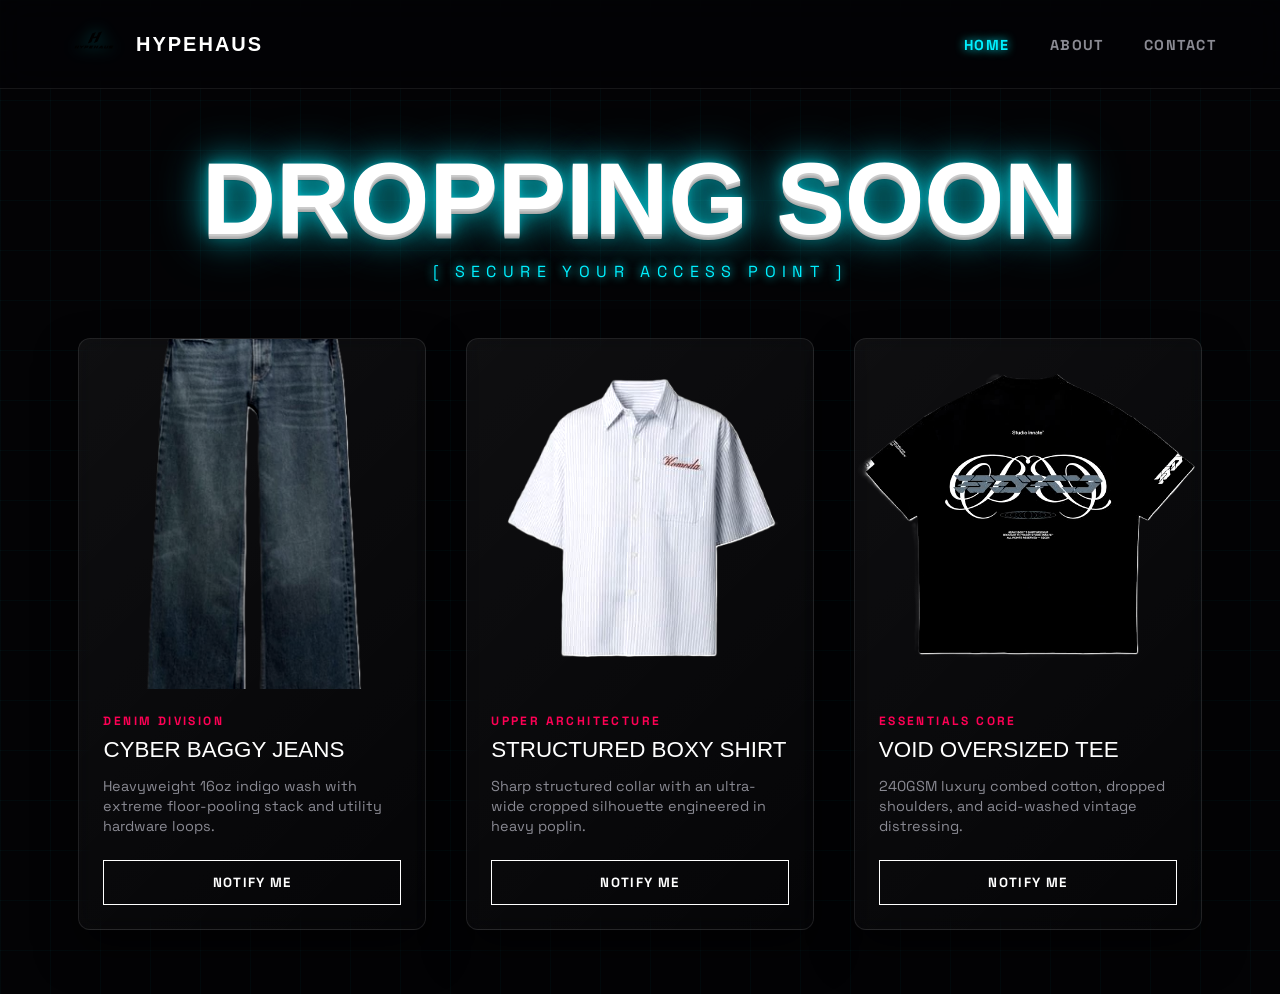
<file: shop.html>
<!DOCTYPE html>
<html lang="en">
<head>
    <meta charset="UTF-8">
    <meta name="viewport" content="width=device-width, initial-scale=1.0">
    <title>THE DROP // 3D VAULT</title>
    <link href="https://fonts.googleapis.com/css2?family=Clash+Display:wght@700&family=Space+Grotesk:wght@500;700&display=swap" rel="stylesheet">
    <style>
        :root {
            --bg: #030305;
            --neon-green: #00ff66;
            --neon-pink: #ff0055;
            --neon-cyan: #00f0ff;
        }

        * {
            box-sizing: border-box;
            margin: 0;
            padding: 0;
        }

        body {
            background-color: var(--bg);
            color: #ffffff;
            font-family: 'Space Grotesk', sans-serif;
            min-height: 100vh;
            display: flex;
            flex-direction: column;
            align-items: center;
            overflow-x: hidden;
            perspective: 1200px;
        }

        /* Cyberpunk Grid Background */
        body::before {
            content: "";
            position: fixed;
            top: 0;
            left: 0;
            width: 100%;
            height: 100%;
            background-image: 
                linear-gradient(rgba(0, 240, 255, 0.03) 1px, transparent 1px),
                linear-gradient(90deg, rgba(0, 240, 255, 0.03) 1px, transparent 1px);
            background-size: 50px 50px;
            z-index: -2;
        }

        /* Top Header Navigation */
        .top-header {
            width: 100%;
            padding: 1.5rem 5%;
            display: flex;
            justify-content: space-between;
            align-items: center;
            background: rgba(3, 3, 5, 0.8);
            backdrop-filter: blur(15px);
            border-bottom: 1px solid rgba(255, 255, 255, 0.08);
            position: sticky;
            top: 0;
            z-index: 1000;
        }

        .logo-container {
            display: flex;
            align-items: center;
            gap: 12px;
            text-decoration: none;
        }

        .logo-container img {
            height: 40px;
            width: auto;
            object-fit: contain;
            filter: drop-shadow(0 0 8px rgba(0, 240, 255, 0.4));
        }

        .logo-text {
            font-family: 'Clash Display', sans-serif;
            font-size: 1.25rem;
            font-weight: 700;
            text-transform: uppercase;
            letter-spacing: 0.1em;
            color: #fff;
        }

        .nav-links {
            display: flex;
            gap: 2.5rem;
            list-style: none;
        }

        .nav-links a {
            color: #8a8a93;
            text-decoration: none;
            font-weight: 700;
            font-size: 0.9rem;
            text-transform: uppercase;
            letter-spacing: 0.1em;
            transition: color 0.3s ease, text-shadow 0.3s ease;
        }

        .nav-links a:hover, .nav-links a.active {
            color: var(--neon-cyan);
            text-shadow: 0 0 10px var(--neon-cyan);
        }

        /* Main Content Wrapper */
        .main-content {
            flex: 1;
            display: flex;
            flex-direction: column;
            align-items: center;
            justify-content: center;
            padding: 4rem 1rem;
            width: 100%;
        }

        /* 3D Floating Title Container */
        .header-container {
            text-align: center;
            margin-bottom: 3.5rem;
            transform-style: preserve-3d;
            animation: floatHeader 4s ease-in-out infinite;
        }

        @keyframes floatHeader {
            0%, 100% { transform: translateY(0px) rotateX(0deg); }
            50% { transform: translateY(-15px) rotateX(5deg); }
        }

        .dropping-soon-3d {
            font-family: 'Clash Display', sans-serif;
            font-size: clamp(3rem, 8vw, 6.5rem);
            font-weight: 700;
            text-transform: uppercase;
            line-height: 0.9;
            color: #fff;
            transform-style: preserve-3d;
            position: relative;
            text-shadow: 
                0 1px 0 #ccc,
                0 2px 0 #c9c9c9,
                0 3px 0 #bbb,
                0 4px 0 #b2b2b2,
                0 5px 0 #aaa,
                0 6px 1px rgba(0,0,0,.1),
                0 0 5px rgba(0,240,255,0.3),
                0 0 15px rgba(0,240,255,0.4),
                0 0 30px rgba(0,240,255,0.5),
                0 0 50px rgba(0,240,255,0.6);
            animation: colorShift 6s infinite alternate;
        }

        @keyframes colorShift {
            0% { filter: hue-rotate(0deg); }
            100% { filter: hue-rotate(360deg); }
        }

        .sub-text {
            font-size: 1rem;
            letter-spacing: 0.4em;
            text-transform: uppercase;
            color: var(--neon-cyan);
            margin-top: 1rem;
            text-shadow: 0 0 10px var(--neon-cyan);
        }

        /* 3D Card Stage */
        .vault-stage {
            display: grid;
            grid-template-columns: repeat(3, 1fr);
            gap: 2.5rem;
            max-width: 1200px;
            width: 90%;
            transform-style: preserve-3d;
        }

        .card-3d {
            background: linear-gradient(135deg, rgba(255,255,255,0.05), rgba(255,255,255,0.01));
            border: 1px solid rgba(255, 255, 255, 0.1);
            border-radius: 12px;
            overflow: hidden;
            transform-style: preserve-3d;
            transform: translateZ(30px);
            transition: transform 0.5s cubic-bezier(0.2, 0.8, 0.2, 1), box-shadow 0.5s;
            box-shadow: 0 20px 40px rgba(0,0,0,0.6);
            backdrop-filter: blur(10px);
        }

        .card-3d:hover {
            transform: translateZ(70px) rotateX(8deg) rotateY(-8deg);
            border-color: var(--neon-cyan);
            box-shadow: 0 30px 60px rgba(0, 240, 255, 0.2);
        }

        .img-container {
            height: 350px;
            width: 100%;
            position: relative;
            overflow: hidden;
        }

        .img-container img {
            width: 100%;
            height: 100%;
            object-fit: cover;
            filter: grayscale(40%) contrast(120%);
            transition: transform 0.6s ease;
        }

        .card-3d:hover .img-container img {
            transform: scale(1.1) translateZ(20px);
            filter: grayscale(0%);
        }

        .card-info {
            padding: 1.5rem;
            transform: translateZ(25px);
        }

        .item-tag {
            font-size: 0.75rem;
            text-transform: uppercase;
            letter-spacing: 0.2em;
            color: var(--neon-pink);
            margin-bottom: 0.5rem;
            font-weight: 700;
        }

        .item-name {
            font-family: 'Clash Display', sans-serif;
            font-size: 1.4rem;
            text-transform: uppercase;
            margin-bottom: 0.8rem;
        }

        .item-desc {
            font-size: 0.9rem;
            color: #8a8a93;
            margin-bottom: 1.5rem;
            line-height: 1.4;
        }

        /* Glitchy Notify Button */
        .notify-btn {
            width: 100%;
            background: transparent;
            border: 1px solid #fff;
            color: #fff;
            padding: 0.8rem;
            font-family: 'Space Grotesk', sans-serif;
            font-weight: 700;
            text-transform: uppercase;
            letter-spacing: 0.1em;
            cursor: pointer;
            position: relative;
            overflow: hidden;
            transition: all 0.3s ease;
        }

        .notify-btn::before {
            content: '';
            position: absolute;
            top: 0;
            left: -100%;
            width: 100%;
            height: 100%;
            background: var(--neon-cyan);
            transition: transform 0.4s cubic-bezier(0.16, 1, 0.3, 1);
            z-index: -1;
        }

        .notify-btn:hover {
            color: var(--bg);
            border-color: var(--neon-cyan);
            box-shadow: 0 0 20px rgba(0, 240, 255, 0.5);
        }

        .notify-btn:hover::before {
            transform: translateX(100%);
        }

        /* Popup Modal Styles */
        .modal-overlay {
            position: fixed;
            top: 0;
            left: 0;
            width: 100%;
            height: 100%;
            background: rgba(3, 3, 5, 0.8);
            backdrop-filter: blur(8px);
            display: flex;
            align-items: center;
            justify-content: center;
            z-index: 2000;
            opacity: 0;
            pointer-events: none;
            transition: opacity 0.3s ease;
        }

        .modal-overlay.active {
            opacity: 1;
            pointer-events: auto;
        }

        .modal-content {
            background: linear-gradient(135deg, rgba(255,255,255,0.08), rgba(255,255,255,0.02));
            border: 1px solid var(--neon-cyan);
            padding: 2.5rem;
            border-radius: 12px;
            text-align: center;
            box-shadow: 0 0 30px rgba(0, 240, 255, 0.3);
            max-width: 400px;
            width: 90%;
            transform: scale(0.8);
            transition: transform 0.3s cubic-bezier(0.16, 1, 0.3, 1);
        }

        .modal-overlay.active .modal-content {
            transform: scale(1);
        }

        .modal-title {
            font-family: 'Clash Display', sans-serif;
            font-size: 1.5rem;
            text-transform: uppercase;
            margin-bottom: 1rem;
            color: #fff;
            text-shadow: 0 0 10px rgba(0, 240, 255, 0.5);
        }

        .modal-text {
            font-size: 0.95rem;
            color: #8a8a93;
            margin-bottom: 2rem;
            letter-spacing: 0.05em;
        }

        .modal-close-btn {
            background: var(--neon-cyan);
            border: none;
            color: var(--bg);
            padding: 0.75rem 2rem;
            font-family: 'Space Grotesk', sans-serif;
            font-weight: 700;
            text-transform: uppercase;
            letter-spacing: 0.1em;
            cursor: pointer;
            transition: box-shadow 0.3s ease;
        }

        .modal-close-btn:hover {
            box-shadow: 0 0 15px var(--neon-cyan);
        }

        @media (max-width: 900px) {
            .vault-stage {
                grid-template-columns: 1fr;
                max-width: 400px;
            }
            .nav-links {
                gap: 1.2rem;
            }
        }
    </style>
</head>
<body>

    <!-- Top Header with Logo & Navigation -->
    <header class="top-header">
        <a href="index.html" class="logo-container">
            <img src="assets/images/logo/hypehaus4k.png" alt="Brand Logo">
            <span class="logo-text">HYPEHAUS</span>
        </a>
        <nav>
            <ul class="nav-links">
                <li><a href="index.html" class="active">Home</a></li>
                <li><a href="about.html">About</a></li>
                <li><a href="contact.html">Contact</a></li>
            </ul>
        </nav>
    </header>

    <!-- Main Content Area -->
    <main class="main-content">
        <div class="header-container">
            <h1 class="dropping-soon-3d">Dropping Soon</h1>
            <div class="sub-text">[ Secure Your Access Point ]</div>
        </div>

        <div class="vault-stage">
            <!-- Baggy Jeans -->
            <div class="card-3d">
                <div class="img-container">
                    <img src="assets/images/icons/jeans.png" alt="Baggy Jeans">
                </div>
                <div class="card-info">
                    <div class="item-tag">Denim Division</div>
                    <div class="item-name">Cyber Baggy Jeans</div>
                    <p class="item-desc">Heavyweight 16oz indigo wash with extreme floor-pooling stack and utility hardware loops.</p>
                    <button class="notify-btn">Notify Me</button>
                </div>
            </div>

            <!-- Boxy Shirt -->
            <div class="card-3d">
                <div class="img-container">
                    <img src="assets/images/icons/Shirt.png" alt="Boxy Shirt">
                </div>
                <div class="card-info">
                    <div class="item-tag">Upper Architecture</div>
                    <div class="item-name">Structured Boxy Shirt</div>
                    <p class="item-desc">Sharp structured collar with an ultra-wide cropped silhouette engineered in heavy poplin.</p>
                    <button class="notify-btn">Notify Me</button>
                </div>
            </div>

            <!-- Oversized T-Shirt -->
            <div class="card-3d">
                <div class="img-container">
                    <img src="assets/images/icons/tshirt.png" alt="Oversized T-Shirt">
                </div>
                <div class="card-info">
                    <div class="item-tag">Essentials Core</div>
                    <div class="item-name">Void Oversized Tee</div>
                    <p class="item-desc">240GSM luxury combed cotton, dropped shoulders, and acid-washed vintage distressing.</p>
                    <button class="notify-btn">Notify Me</button>
                </div>
            </div>
        </div>
    </main>

    <!-- Popup Modal Component -->
    <div class="modal-overlay" id="notifyModal">
        <div class="modal-content">
            <div class="modal-title">Success</div>
            <p class="modal-text">You will be notified when this item drops.</p>
            <button class="modal-close-btn" id="closeModalBtn">Got It</button>
        </div>
    </div>

    <!-- JavaScript to handle popup interaction -->
    <script>
        const notifyBtns = document.querySelectorAll('.notify-btn');
        const modal = document.getElementById('notifyModal');
        const closeModalBtn = document.getElementById('closeModalBtn');

        // Open modal when any "Notify Me" button is clicked
        notifyBtns.forEach(btn => {
            btn.addEventListener('click', () => {
                modal.classList.add('active');
            });
        });

        // Close modal when "Got It" button is clicked
        closeModalBtn.addEventListener('click', () => {
            modal.classList.remove('active');
        });

        // Close modal when clicking outside the modal content box
        modal.addEventListener('click', (e) => {
            if (e.target === modal) {
                modal.classList.remove('active');
            }
        });
    </script>

</body>
</html>
</file>
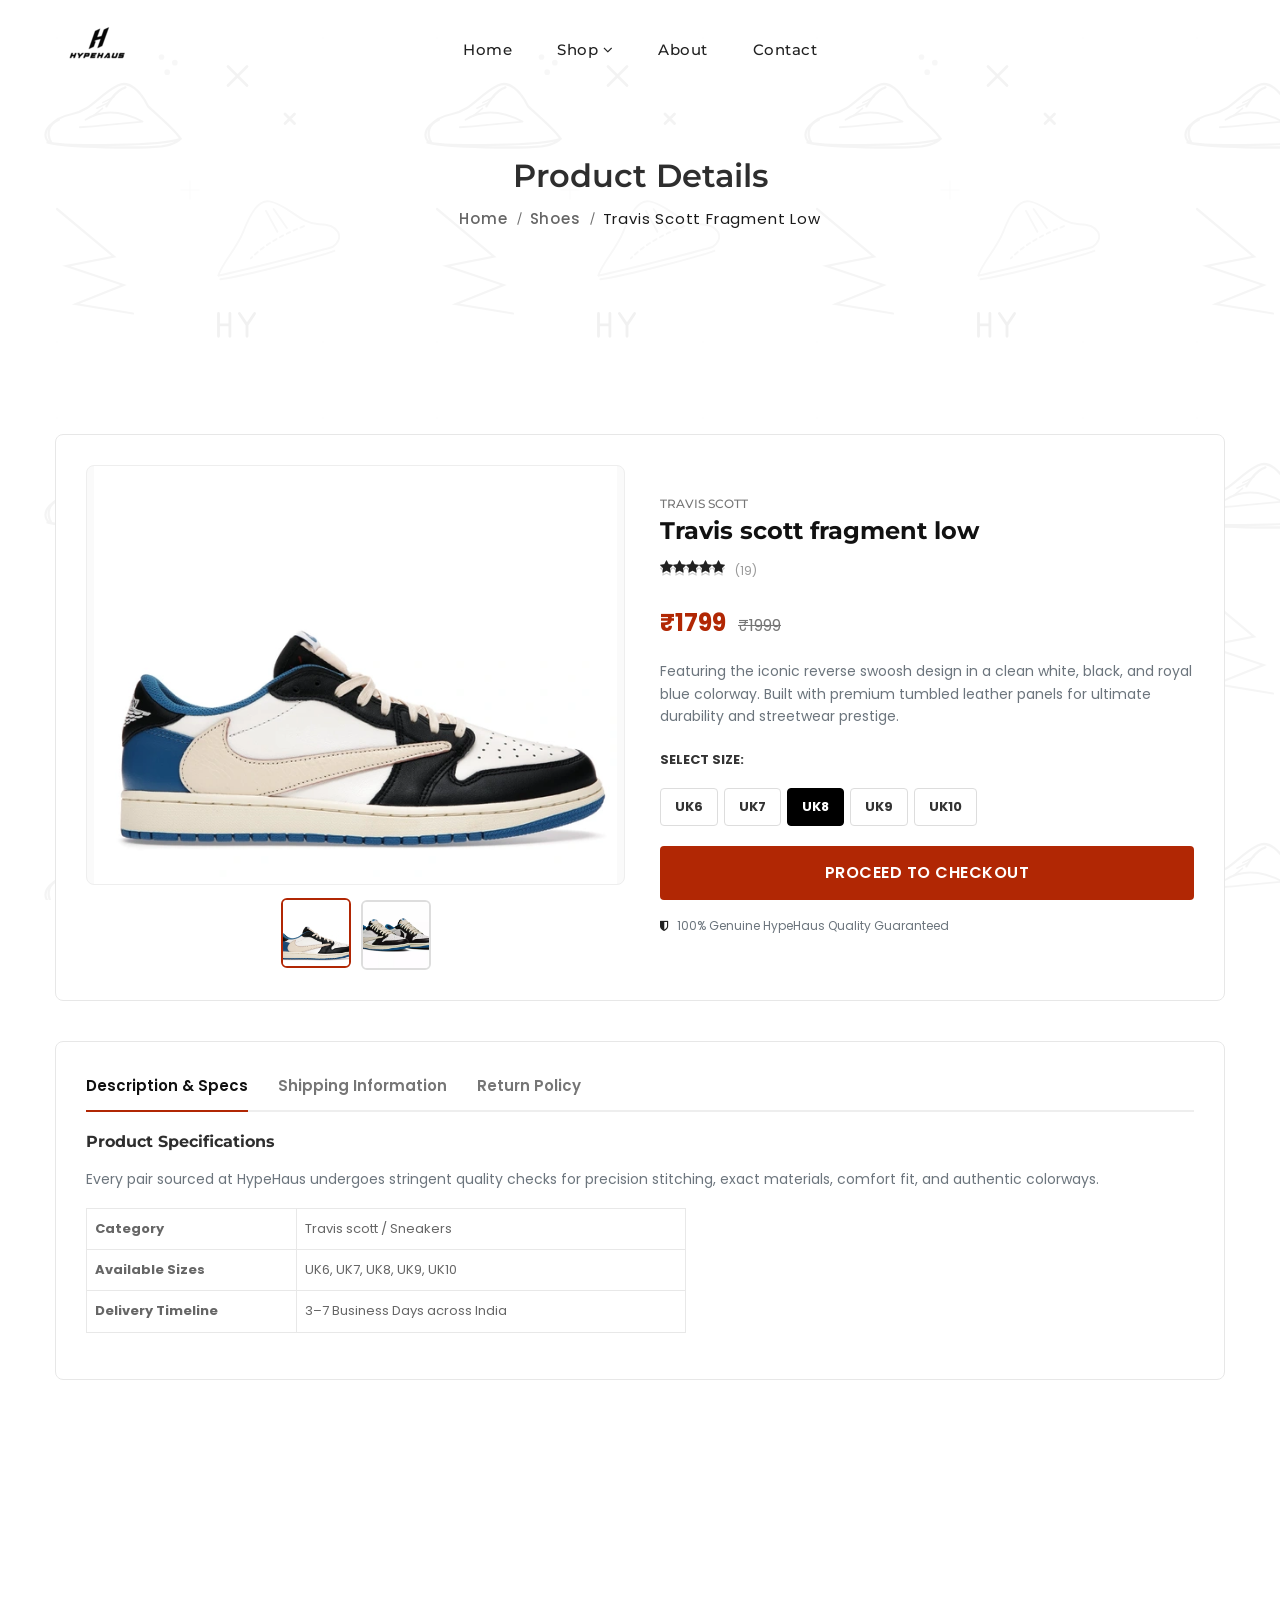
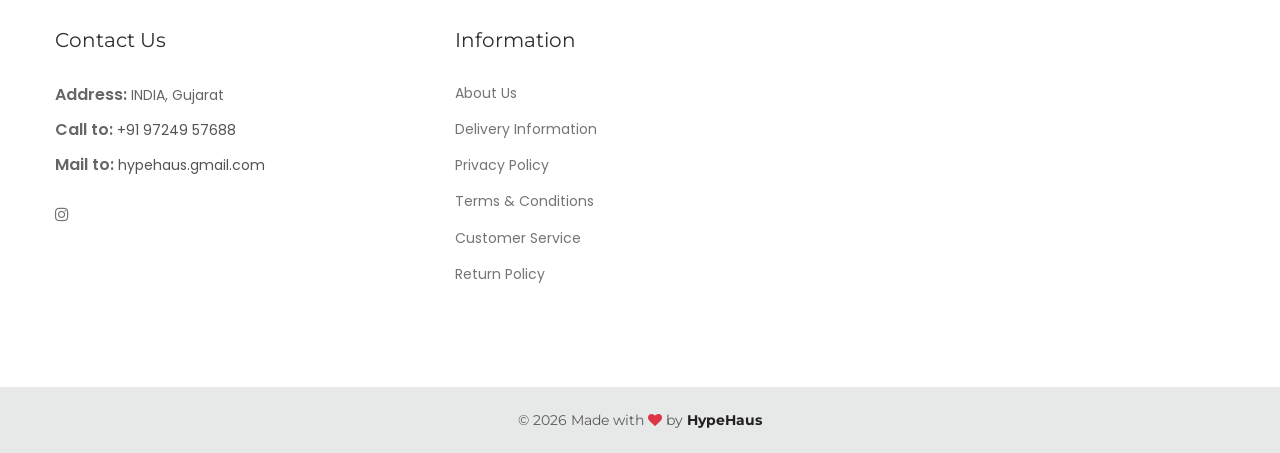
<file: single-shoe.html>
<!DOCTYPE html>
<html lang="en">

<head>
    <!-- Google tag (gtag.js) -->
    <script async src="https://www.googletagmanager.com/gtag/js?id=G-P1K579PQJE"></script>
    <script>
        window.dataLayer = window.dataLayer || [];
        function gtag(){dataLayer.push(arguments);}
        gtag('js', new Date());
        gtag('config', 'G-P1K579PQJE');
    </script>
    
    <meta charset="UTF-8" />
    <meta name="viewport" content="width=device-width, initial-scale=1.0" />
    <title id="page-title">Shoe Details - HypeHaus</title>
    <!-- Favicons -->
    <link rel="shortcut icon" href="assets/images/favicon.png">

    <!-- Vendor CSS -->
    <link rel="stylesheet" href="assets/css/vendor/fontawesome.min.css">
    <link rel="stylesheet" href="assets/css/vendor/pe-icon-7-stroke.min.css">

    <!-- Plugins CSS -->
    <link rel="stylesheet" href="assets/css/plugins/swiper-bundle.min.css" />
    <link rel="stylesheet" href="assets/css/plugins/animate.min.css" />
    <link rel="stylesheet" href="assets/css/plugins/aos.min.css" />
    <link rel="stylesheet" href="assets/css/plugins/nice-select.min.css" />
    <link rel="stylesheet" href="assets/css/plugins/jquery-ui.min.css" />
    <link rel="stylesheet" href="assets/css/plugins/lightgallery.min.css" />

    <!-- Main Style CSS -->
    <link rel="stylesheet" href="assets/css/style.css" />

    <!-- Custom CSS matching shoe.html design theme -->
    <style>
        .product-detail-card {
            background: #fff;
            padding: 30px;
            border-radius: 8px;
            border: 1px solid #e7e7e7;
            margin-top: 40px;
            margin-bottom: 40px;
        }
        .main-product-img {
            max-height: 420px;
            width: 100%;
            object-fit: contain;
            border-radius: 8px;
            border: 1px solid #eee;
            background-color: #fafafa;
            margin-bottom: 15px;
        }
        .thumbnail-container {
            display: flex;
            gap: 10px;
            justify-content: center;
        }
        .thumb-img {
            width: 70px;
            height: 70px;
            object-fit: cover;
            border: 2px solid #ddd;
            border-radius: 6px;
            cursor: pointer;
            transition: all 0.2s ease;
        }
        .thumb-img:hover, .thumb-img.active {
            border-color: #B12704;
            transform: translateY(-2px);
        }
        .price-wrap .new {
            font-size: 24px;
            font-weight: bold;
            color: #B12704;
        }
        .price-wrap .old {
            font-size: 16px;
            text-decoration: line-through;
            color: #767676;
            margin-left: 8px;
        }
        .product-size a.size-btn {
            display: inline-block;
            padding: 6px 14px;
            font-size: 13px;
            border: 1px solid #ddd;
            border-radius: 4px;
            color: #333;
            margin-right: 6px;
            margin-top: 6px;
            text-decoration: none;
            transition: all 0.2s;
        }
        .product-size a.size-btn:hover, .product-size a.size-btn.active {
            background-color: #000;
            color: #fff;
            border-color: #000;
        }
        .buy-btn {
            background-color: #B12704;
            color: #fff;
            padding: 12px 30px;
            font-weight: 600;
            border-radius: 4px;
            width: 100%;
            text-align: center;
            display: block;
            transition: background 0.2s;
            text-decoration: none;
            text-transform: uppercase;
            letter-spacing: 0.5px;
        }
        .buy-btn:hover {
            background-color: #902003;
            color: #fff;
        }
        .info-section-card {
            background: #fff;
            border-radius: 8px;
            border: 1px solid #e7e7e7;
            padding: 30px;
            margin-bottom: 50px;
        }
        .info-tabs {
            border-bottom: 2px solid #eee;
            margin-bottom: 20px;
            display: flex;
            gap: 30px;
        }
        .info-tab-link {
            font-weight: 600;
            font-size: 15px;
            color: #767676;
            padding-bottom: 10px;
            cursor: pointer;
            border-bottom: 2px solid transparent;
            margin-bottom: -2px;
            transition: color 0.2s;
        }
        .info-tab-link.active {
            color: #111;
            border-bottom-color: #B12704;
        }
        .tab-pane {
            display: none;
        }
        .tab-pane.active {
            display: block;
        }
        .policy-list {
            padding-left: 20px;
        }
        .policy-list li {
            margin-bottom: 6px;
            color: #444;
            font-size: 14px;
        }
    </style>
</head>

<body>
    <div class="header section">
        <!-- Header Top Start -->
        <div class="header-top bg-light">
            <div class="container">
                <div class="row row-cols-xl-2 align-items-center"></div>
            </div>
        </div>

        <!-- Header Bottom Start -->
        <div class="header-bottom">
            <div class="header-sticky">
                <div class="container">
                    <div class="row align-items-center">
                        <div class="col-xl-2 col-2">
                            <div class="header-logo">
                                <a href="index.html"><img class="col-xl-6" src="assets/images/logo/Hypehaus (1).png" alt="Site Logo" /></a>
                            </div>
                        </div>
                        <div class="col-xl-8 d-none d-xl-block">
                            <div class="main-menu position-relative">
                                <ul>
                                    <li class="has-children">
                                        <a href="index.html"><span>Home</span></a>
                                    </li>
                                    <li class="has-children position-static">
                                        <a href="#"><span>Shop</span> <i class="fa fa-angle-down"></i></a>
                                        <ul class="mega-menu row-cols-4">
                                            <li class="col">
                                                <h4 class="mega-menu-title">Shop Layout</h4>
                                                <ul class="mb-n2">
                                                   <li><a href="Shoe.html">Shoes</a></li>
                                                   <li><a href="Jersey.html">Jerseys</a></li>
                                                   <li><a href="tshirt.html">T-Shirts</a></li> 
                                                </ul>
                                            </li>
                                        </ul>
                                    </li>
                                    <li class="has-children">
                                        <a href="about.html"><span>About</span></a>
                                    </li>
                                    <li><a href="contact.html"><span>Contact</span></a></li>
                                </ul>
                            </div>
                        </div>
                        <div class="col-xl-2 col-10">
                            <div class="header-actions">
                                <a href="javascript:void(0)" class="header-action-btn header-action-btn-menu d-xl-none d-lg-block">
                                    <i class="fa fa-bars"></i>
                                </a>
                            </div>
                        </div>
                    </div>
                </div>
            </div>
        </div>

        <!-- Mobile Menu Start -->
        <div class="mobile-menu-wrapper">
            <div class="offcanvas-overlay"></div>
            <div class="mobile-menu-inner">
                <div class="offcanvas-btn-close">
                    <i class="pe-7s-close"></i>
                </div>
                <div class="mobile-navigation">
                    <nav>
                        <ul class="mobile-menu">
                            <li class="has-children"><a href="index.html">Home</a></li>
                            <li class="has-children">
                                <a href="#">Shop <i class="fa fa-angle-down" aria-hidden="true"></i></a>
                                <ul class="dropdown">
                                    <li><a href="Shoe.html">Shoes</a></li>
                                    <li><a href="Jersey.html">Jerseys</a></li>
                                    <li><a href="tshirt.html">T-Shirts</a></li> 
                                </ul>
                            </li>
                            <li class="has-children"><a href="about.html">About</a></li>
                            <li><a href="contact.html">Contact</a></li>
                        </ul>
                    </nav>
                </div>
            </div>
        </div>
    </div>

    <!-- Breadcrumb Section Start -->
    <div class="section">
        <div class="breadcrumb-area bg-light">
            <div class="container-fluid">
                <div class="breadcrumb-content text-center">
                    <h1 class="title">Product Details</h1>
                    <ul>
                        <li><a href="index.html">Home</a></li>
                        <li><a href="Shoe.html">Shoes</a></li>
                        <li class="active" id="breadcrumb-subtitle">Details</li>
                    </ul>
                </div>
            </div>
        </div>
    </div>

    <!-- Product Details Section Start -->
    <div class="section section-margin">
        <div class="container">
            <div class="product-detail-card">
                <div class="row align-items-center">
                    <!-- Product Images -->
                    <div class="col-md-6 mb-4 mb-md-0 text-center">
                        <img id="main-product-img" src="" alt="Product Image" class="main-product-img">
                        <div id="thumbnail-box" class="thumbnail-container"></div>
                    </div>

                    <!-- Product Details Info -->
                    <div class="col-md-6 ps-md-4">
                        <h4 id="shoe-subtitle" class="sub-title" style="color: #767676; text-transform: uppercase; font-size: 12px; margin-bottom: 5px;">SUBTITLE</h4>
                        <h2 id="shoe-title" style="font-size: 24px; font-weight: 700; color: #111; margin-bottom: 10px;">Loading Title...</h2>
                        
                        <span class="ratings mb-3 d-block">
                            <span class="rating-wrap"><span class="star" style="width: 100%"></span></span>
                            <span id="shoe-rating-num" class="rating-num">(19)</span>
                        </span>

                        <div class="price-wrap mb-3">
                            <span id="shoe-price" class="new">₹0</span>
                            <span id="shoe-old-price" class="old">₹0</span>
                        </div>

                        <p id="shoe-desc" class="text-muted mb-4" style="font-size: 14px; line-height: 1.6;">Loading product description...</p>

                        <div class="mb-4">
                            <span class="d-block fw-bold mb-2" style="font-size: 13px; color: #333;">SELECT SIZE:</span>
                            <div id="size-options" class="product-size">
                                <!-- Dynamic Sizes -->
                            </div>
                        </div>

                        <!-- Checkout / Buy Action -->
                        <div class="cart-wishlist-btn mb-3">
                            <a id="buy-now-btn" href="checkout.html" class="buy-btn">
                                Proceed to Checkout
                            </a>
                        </div>
                        <div class="text-muted" style="font-size: 12px;">
                            <i class="fa fa-shield text-dark me-1"></i> 100% Genuine HypeHaus Quality Guaranteed
                        </div>
                    </div>
                </div>
            </div>

            <!-- Additional Information Tabs -->
            <div class="info-section-card">
                <div class="info-tabs">
                    <div class="info-tab-link active" onclick="switchTab(event, 'specs-tab')">Description & Specs</div>
                    <div class="info-tab-link" onclick="switchTab(event, 'shipping-tab')">Shipping Information</div>
                    <div class="info-tab-link" onclick="switchTab(event, 'returns-tab')">Return Policy</div>
                </div>

                <!-- Tab 1: Specs -->
                <div id="specs-tab" class="tab-pane active">
                    <h5 class="fw-bold mb-3" style="font-size: 16px;">Product Specifications</h5>
                    <p class="text-muted mb-3" style="font-size: 14px;">Every pair sourced at HypeHaus undergoes stringent quality checks for precision stitching, exact materials, comfort fit, and authentic colorways.</p>
                    <table class="table table-bordered" style="font-size: 13px; max-width: 600px;">
                        <tr>
                            <td class="fw-bold bg-light" style="width: 35%;">Category</td>
                            <td id="spec-category">Sneakers / Footwear</td>
                        </tr>
                        <tr>
                            <td class="fw-bold bg-light">Available Sizes</td>
                            <td>UK6, UK7, UK8, UK9, UK10</td>
                        </tr>
                        <tr>
                            <td class="fw-bold bg-light">Delivery Timeline</td>
                            <td>3–7 Business Days across India</td>
                        </tr>
                    </table>
                </div>

                <!-- Tab 2: Shipping -->
                <div id="shipping-tab" class="tab-pane">
                    <h5 class="fw-bold mb-3" style="font-size: 16px;">Shipping Details</h5>
                    <ul class="policy-list">
                        <li>Orders are processed and packed within 24 to 48 hours.</li>
                        <li>All shipments are fully insured against transit damage or loss.</li>
                        <li>Tracking information is shared via email and SMS upon dispatch.</li>
                    </ul>
                </div>

                <!-- Tab 3: Returns -->
                <div id="returns-tab" class="tab-pane">
                    <h5 class="fw-bold mb-3" style="font-size: 16px;">Return & Exchange Policy</h5>
                    <ul class="policy-list">
                        <li>Easy size exchanges available within 4 days of delivery.</li>
                        <li>Items must be unworn, in pristine condition, and accompanied by the original box.</li>
                    </ul>
                </div>
            </div>
        </div>
    </div>
    <!-- Product Details Section End -->

    <!-- Footer Section Start -->
    <footer class="section footer-section">
        <div class="footer-top section-padding">
            <div class="container">
                <div class="row mb-n10">
                    <div class="col-12 col-sm-6 col-lg-4 col-xl-4 mb-10">
                        <div class="single-footer-widget">
                            <h2 class="widget-title">Contact Us</h2>
                            <ul class="widget-address">
                                <li><span>Address: </span>INDIA, Gujarat</li>
                                <li><span>Call to: </span> <a href="#"> +91 97249 57688</a></li>
                                <li><span>Mail to: </span> <a href="#"> hypehaus.gmail.com</a></li>
                            </ul>
                            <div class="widget-social justify-content-start mt-4">
                                <a title="Instagram" href="https://www.instagram.com/hypehaus.store/"> <i class="fa fa-instagram" aria-hidden="true"></i></a>
                            </div>
                        </div>
                    </div>
                    <div class="col-12 col-sm-6 col-lg-2 col-xl-2 mb-10">
                        <div class="single-footer-widget">
                            <h2 class="widget-title">Information</h2>
                            <ul class="widget-list">
                                <li><a href="about.html">About Us</a></li>
                                <li><a href="Delivery Information.html">Delivery Information</a></li>
                                <li><a href="terms-condition.html">Privacy Policy</a></li>
                                <li><a href="terms-condition.html">Terms & Conditions</a></li>
                                <li><a href="terms-condition.html">Customer Service</a></li>
                                <li><a href="terms-condition.html">Return Policy</a></li>
                            </ul>
                        </div>
                    </div>
                </div>
            </div>
        </div>
        <div class="footer-bottom">
            <div class="container">
                <div class="row align-items-center">
                    <div class="col-12 text-center">
                        <div class="copyright-content">
                            <p class="mb-0">© 2026 Made with <i class="fa fa-heart text-danger"></i> by <a href="#">HypeHaus</a></p>
                        </div>
                    </div>
                </div>
            </div>
        </div>
    </footer>
    <!-- Footer Section End -->

    <!-- Vendor & Plugins JS -->
    <script src="assets/js/vendor/bootstrap.bundle.min.js"></script>
    <script src="assets/js/vendor/jquery-3.6.0.min.js"></script>
    <script src="assets/js/main.js"></script>

    <!-- Script to Load Database & Handle Dynamic Product Content -->
    <script>
        function switchTab(evt, tabId) {
            document.querySelectorAll('.tab-pane').forEach(pane => pane.classList.remove('active'));
            document.querySelectorAll('.info-tab-link').forEach(link => link.classList.remove('active'));
            document.getElementById(tabId).classList.add('active');
            evt.currentTarget.classList.add('active');
        }

        // Database mapping exact products from shoe.html (supporting ID query strings or specific filenames)
        const productsDB = {
            "1": {
                subtitle: "Travis scott",
                title: "Travis scott fragment low",
                price: "₹1799",
                oldPrice: "₹1999",
                rating: "(19)",
                images: ["assets/images/wj/h1.png", "assets/images/wj/h1.1.png"],
                desc: "Featuring the iconic reverse swoosh design in a clean white, black, and royal blue colorway. Built with premium tumbled leather panels for ultimate durability and streetwear prestige."
            },
            "2": {
                subtitle: "LOW DUNKS",
                title: "DUNK REVERSE PANDA",
                price: "₹1649",
                oldPrice: "₹1849",
                rating: "(15)",
                images: ["assets/images/wj/h2.png", "assets/images/wj/h2.1.jpg"],
                desc: "An inverted twist on the legendary panda aesthetic. High-contrast color blocks make this dunk low a mandatory staple for everyday rotations."
            },
            "3": {
                subtitle: "LOW DUNKS",
                title: "DUNK OTOMO BEAR",
                price: "₹1749",
                oldPrice: "₹1999",
                rating: "(15)",
                images: ["assets/images/wj/h3.png", "assets/images/wj/h3.1.jpg"],
                desc: "Inspired by whimsical collectible bear designs, featuring vibrant multi-colored panels and plush lining for unique shelf appeal and street presence."
            },
            "4": {
                subtitle: "TRAVIS SCOTT",
                title: "Jumpman University Red",
                price: "₹1949",
                oldPrice: "₹3499",
                rating: "(15)",
                images: ["assets/images/wj/h4.png", "assets/images/wj/h4.1.png"],
                desc: "Striking university red blocking merged with signature collaboration accents. Delivers high-impact styling and premier ankle support."
            },
            "5": {
                subtitle: "ADIDAS",
                title: "Samba Black",
                price: "₹1799",
                oldPrice: "₹2499",
                rating: "(15)",
                images: ["assets/images/wj/h5.png", "assets/images/wj/h5.1.png"],
                desc: "The timeless indoor classic finished in rich black leather with crisp white three-stripes and a gum rubber sole."
            },
            "6": {
                subtitle: "ADIDAS",
                title: "Samba White",
                price: "₹1799",
                oldPrice: "₹2499",
                rating: "(15)",
                images: ["assets/images/wj/h6.jpg", "assets/images/wj/h6.1.jpg"],
                desc: "Crisp white leather upper matched with suede toe overlays. Clean, understated, and endlessly versatile for any fit."
            },
            "7": {
                subtitle: "LOW DUNKS",
                title: "YEAR OF DRAGON 2024",
                price: "₹1949",
                oldPrice: "₹4999",
                rating: "(15)",
                images: ["assets/images/wj/h7.jpg", "assets/images/wj/h7.1.jpg"],
                desc: "Special commemorative edition featuring intricate cultural scale textures and celebratory metallic highlights."
            },
            "8": {
                subtitle: "LOW DUNKS",
                title: "DUNK HAYLEY WILSON",
                price: "₹1999",
                oldPrice: "₹2999",
                rating: "(15)",
                images: ["assets/images/wj/h8.jpg", "assets/images/wj/h8.1.jpg"],
                desc: "Skate-inspired execution with durable overlays, padded tongue construction, and exceptional board feel."
            },
            "9": {
                subtitle: "AIR FORCE",
                title: "AF1 COFFEE MILK",
                price: "₹1799",
                oldPrice: "₹1999",
                rating: "(15)",
                images: ["assets/images/wj/h9.jpg", "assets/images/wj/h9.1.jpg"],
                desc: "Subtle earth-toned mocha accents layered over the classic chunky air-cushioned sole unit."
            },
            "10": {
                subtitle: "AIR FORCE",
                title: "AF1 HAMAVA",
                price: "₹1799",
                oldPrice: "₹1999",
                rating: "(15)",
                images: ["assets/images/wj/h10.jpg", "assets/images/wj/h10.1.jpg"],
                desc: "A fresh interpretation of the iconic white low-top sneaker featuring custom accent details."
            }
        };

        // Fallback mappings if users link via old filenames (e.g., single-product.html)
        const filenameMap = {
            "single-product.html": "1",
            "single-product 2.html": "2",
            "single-product3.html": "3",
            "single-product4.html": "4",
            "single-product5.html": "5",
            "single-product6.html": "7",
            "single-product7.html": "8",
            "single-product8.html": "9",
            "single-product9.html": "10",
            "single-product10.html": "6"
        };

        // Determine current product ID
        const urlParams = new URLSearchParams(window.location.search);
        let prodId = urlParams.get('id');

        if (!prodId) {
            const pathName = window.location.pathname.split("/").pop();
            prodId = filenameMap[pathName] || "1"; // Default to product 1 if unmatched
        }

        const product = productsDB[prodId] || productsDB["1"];

        // Populate HTML Elements
        document.getElementById('shoe-subtitle').innerText = product.subtitle;
        document.getElementById('shoe-title').innerText = product.title;
        document.getElementById('breadcrumb-subtitle').innerText = product.title;
        document.getElementById('page-title').innerText = product.title + " - HypeHaus";
        document.getElementById('shoe-price').innerText = product.price;
        document.getElementById('shoe-old-price').innerText = product.oldPrice;
        document.getElementById('shoe-rating-num').innerText = product.rating;
        document.getElementById('shoe-desc').innerText = product.desc;
        document.getElementById('spec-category').innerText = product.subtitle + " / Sneakers";
        document.getElementById('buy-now-btn').href = `checkout.html?product=${encodeURIComponent(product.title)}`;

        // Render Sizes
        const sizesContainer = document.getElementById('size-options');
        const sizesList = ["UK6", "UK7", "UK8", "UK9", "UK10"];
        sizesContainer.innerHTML = '';

        sizesList.forEach((sz, idx) => {
            const a = document.createElement('a');
            a.href = "javascript:void(0);";
            a.className = "size-btn" + (idx === 2 ? " active" : ""); // Default UK8 active
            a.innerHTML = `<strong>${sz}</strong>`;
            a.addEventListener('click', () => {
                document.querySelectorAll('.size-btn').forEach(btn => btn.classList.remove('active'));
                a.classList.add('active');
            });
            sizesContainer.appendChild(a);
        });

        // Render Images & Thumbnails
        const mainImg = document.getElementById('main-product-img');
        const thumbBox = document.getElementById('thumbnail-box');
        mainImg.src = product.images[0];
        thumbBox.innerHTML = '';

        product.images.forEach((imgSrc, idx) => {
            const thumb = document.createElement('img');
            thumb.src = imgSrc;
            thumb.className = "thumb-img" + (idx === 0 ? " active" : "");
            thumb.addEventListener('click', () => {
                mainImg.src = imgSrc;
                document.querySelectorAll('.thumb-img').forEach(t => t.classList.remove('active'));
                thumb.classList.add('active');
            });
            thumbBox.appendChild(thumb);
        });
    </script>
</body>

</html>
</file>
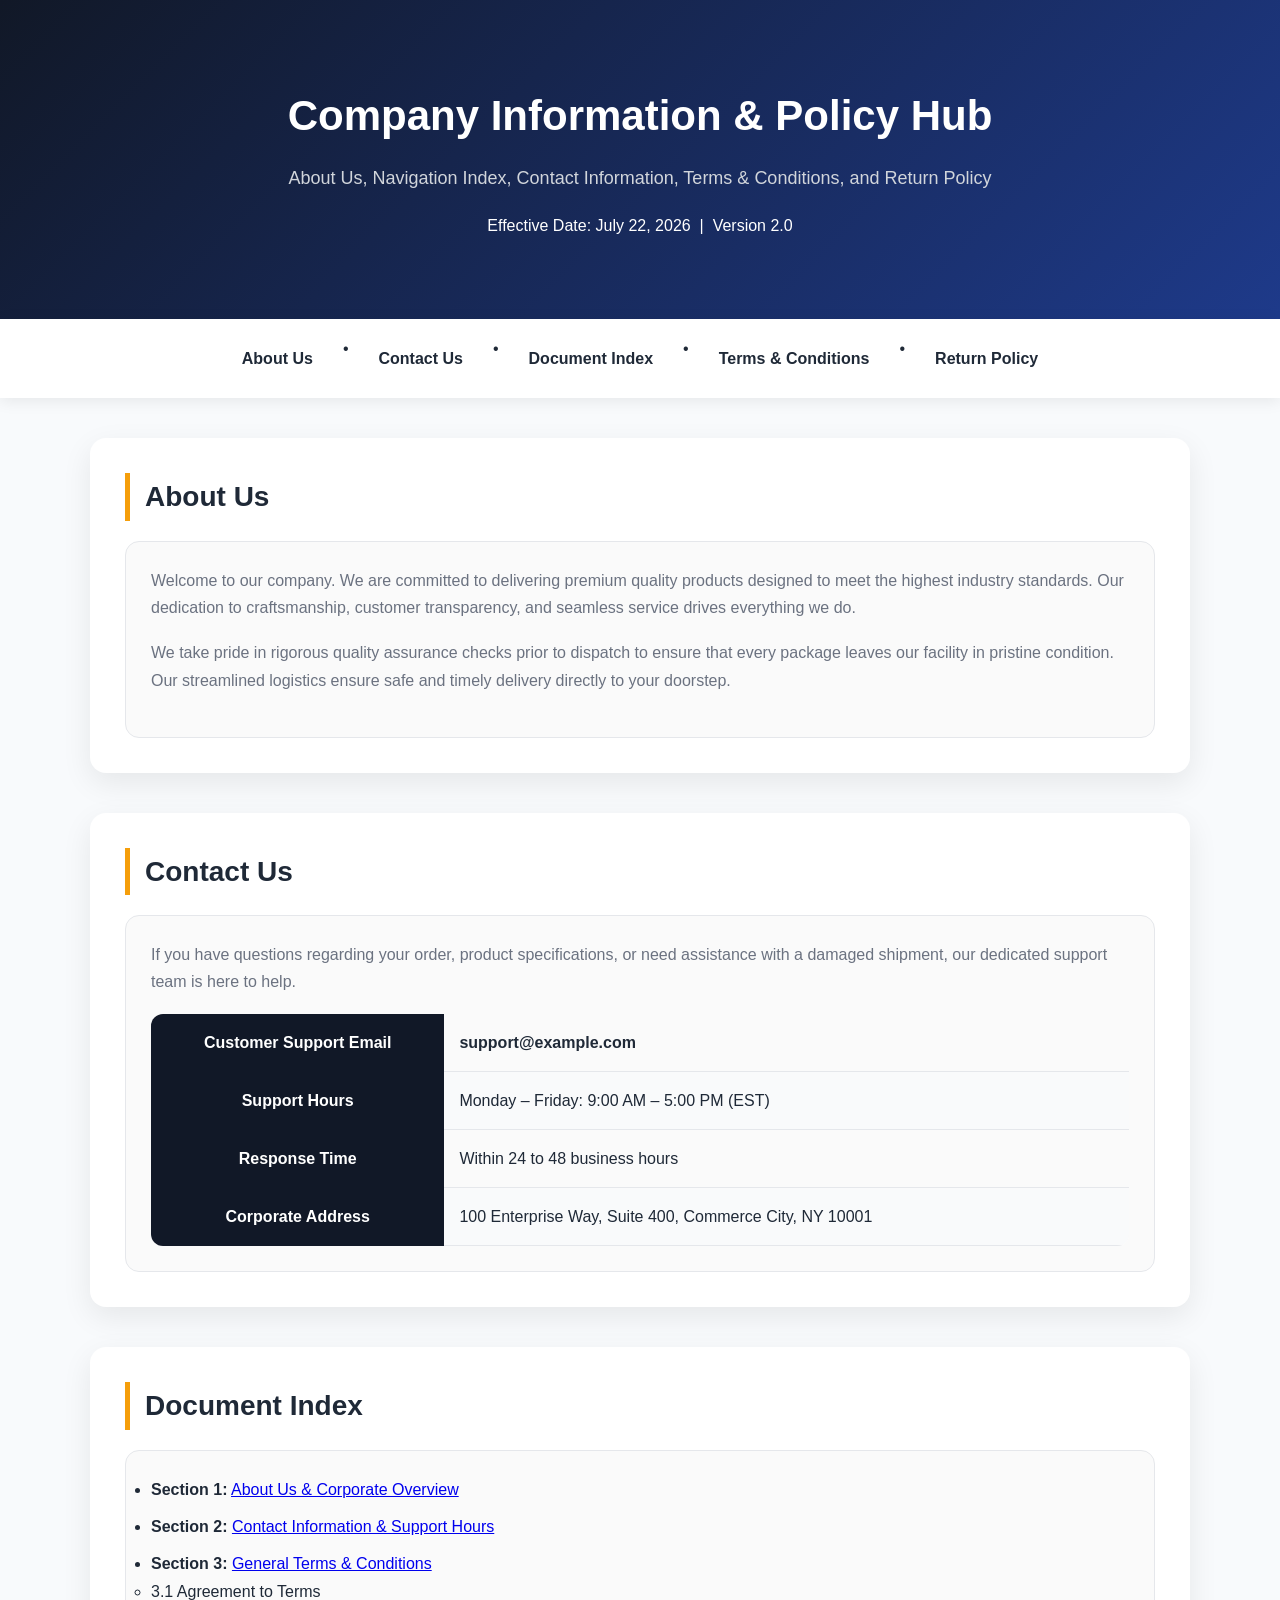
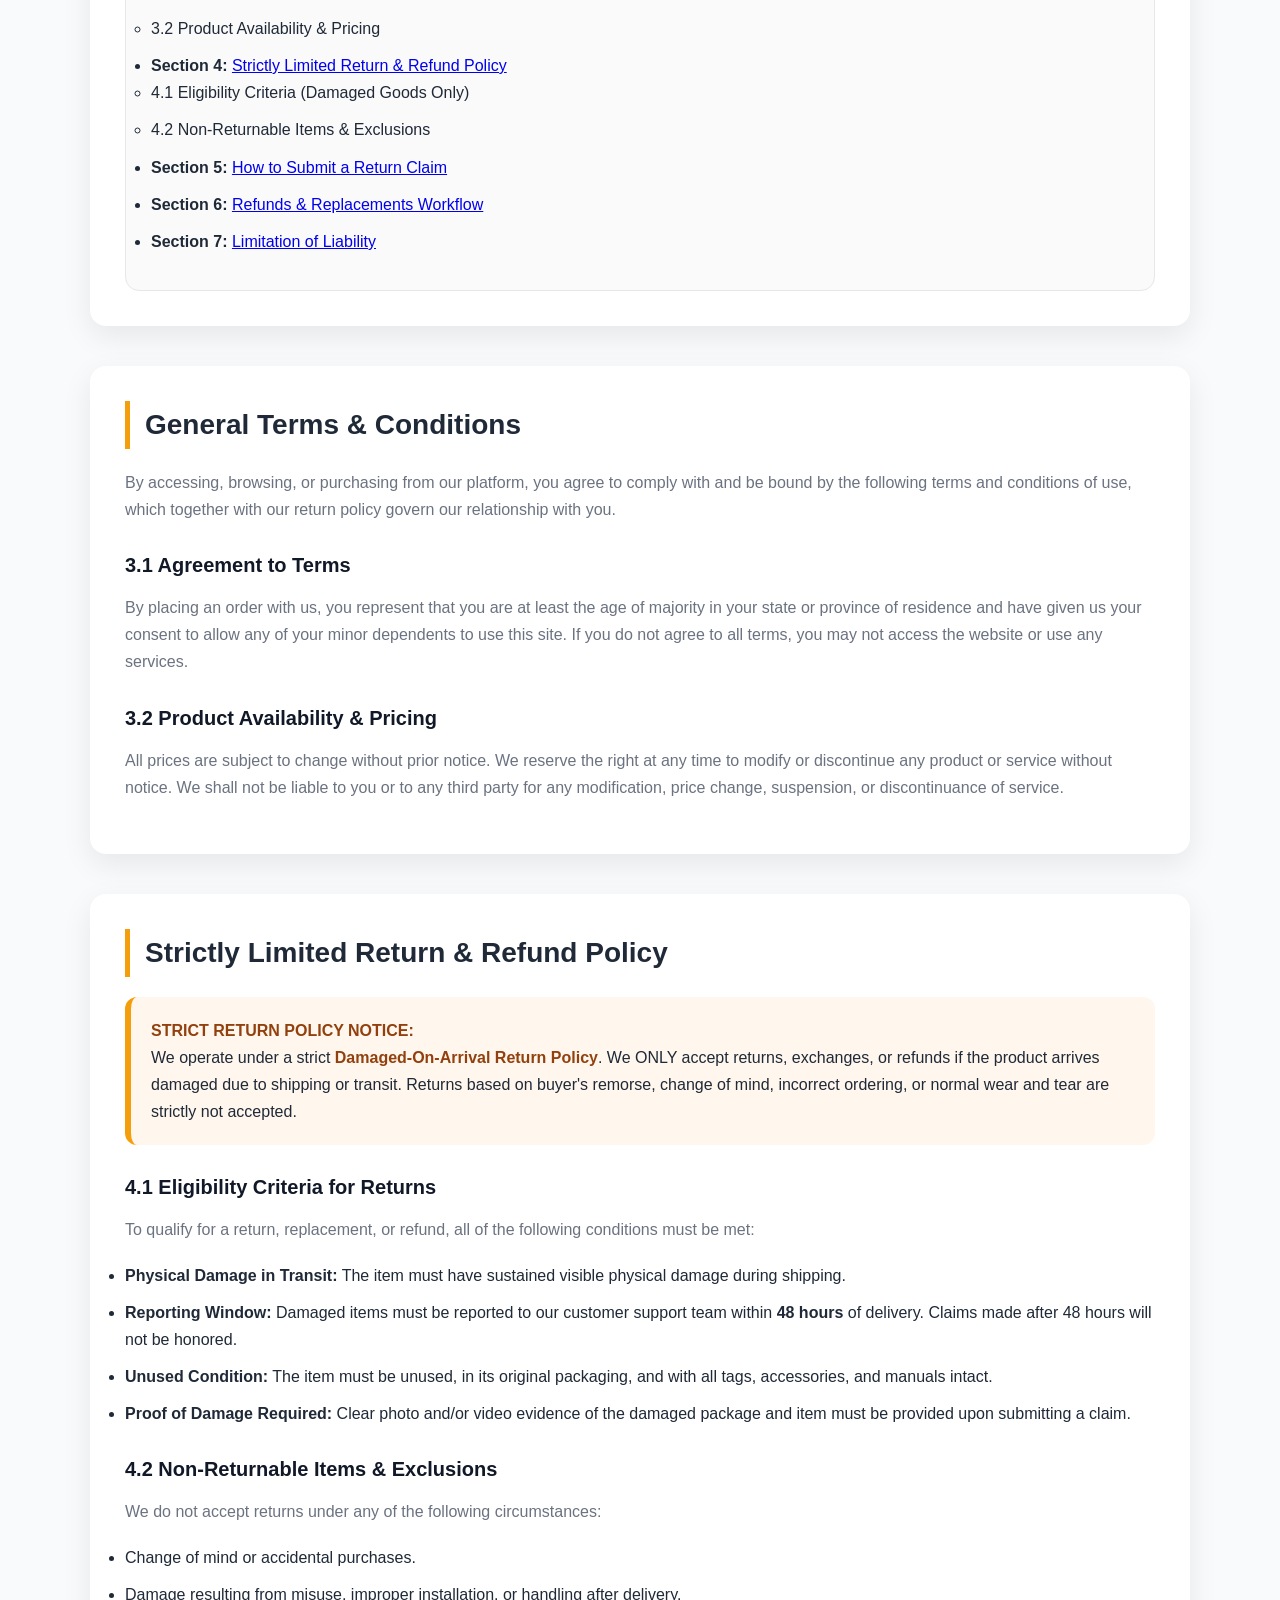
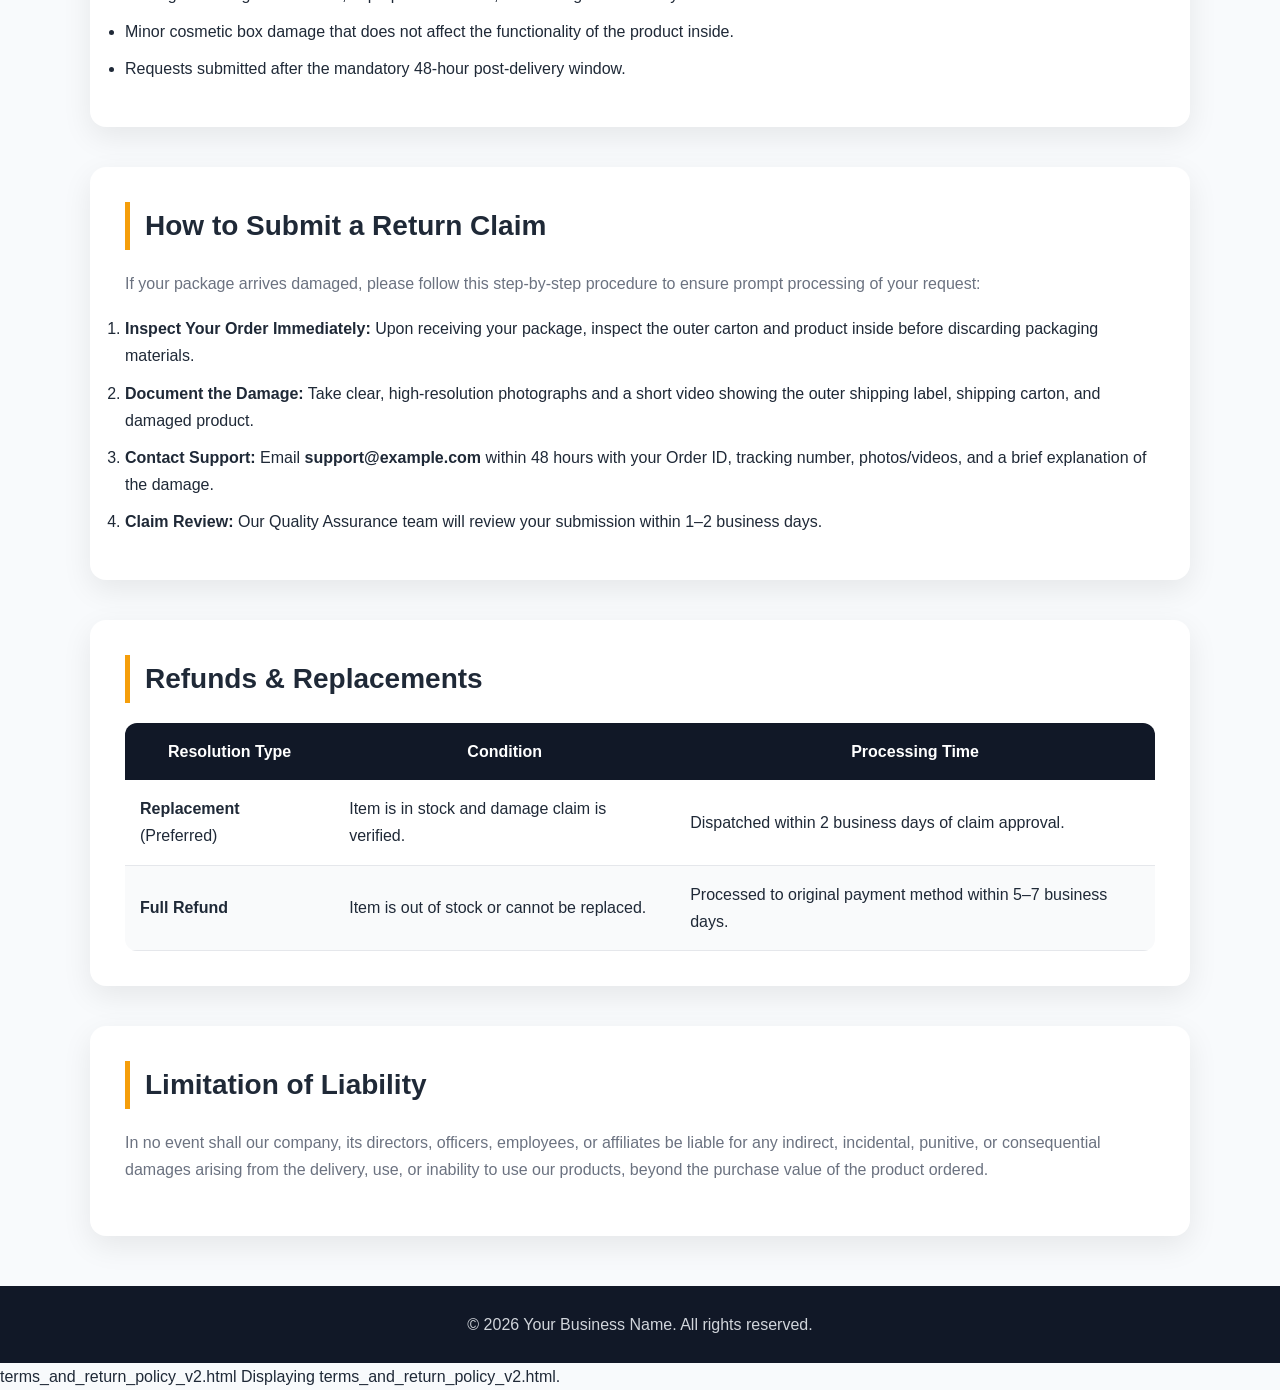
<file: terms_and_return_policy.html>
<!DOCTYPE html>
<html lang="en">
<head>
    <meta charset="UTF-8">
    <title>Terms, Conditions & Company Information</title>
    <style>
        :root{
    --primary:#111827;
    --secondary:#f59e0b;
    --accent:#2563eb;
    --success:#10b981;
    --danger:#ef4444;
    --bg:#f8fafc;
    --card:#ffffff;
    --text:#1f2937;
    --muted:#6b7280;
    --border:#e5e7eb;
    --radius:16px;
    --shadow:0 10px 30px rgba(0,0,0,.08);
}

*{
    margin:0;
    padding:0;
    box-sizing:border-box;
}

html{
    scroll-behavior:smooth;
}

body{
    font-family:Inter,"Segoe UI",sans-serif;
    background:var(--bg);
    color:var(--text);
    line-height:1.7;
}

/* Hero */

.header-banner{
    background:linear-gradient(135deg,var(--primary),#1e3a8a);
    color:#fff;
    text-align:center;
    padding:80px 20px;
}

.header-banner h1{
    font-size:42px;
    margin-bottom:12px;
    font-weight:700;
}

.header-banner p{
    color:#d1d5db;
    font-size:18px;
}

/* Navigation */

.nav-bar{
    position:sticky;
    top:0;
    z-index:1000;
    display:flex;
    justify-content:center;
    flex-wrap:wrap;
    gap:12px;
    background:#fff;
    padding:16px;
    box-shadow:0 3px 15px rgba(0,0,0,.08);
}

.nav-bar a{
    text-decoration:none;
    color:var(--text);
    padding:10px 18px;
    border-radius:30px;
    transition:.3s;
    font-weight:600;
}

.nav-bar a:hover{
    background:var(--accent);
    color:#fff;
}

/* Sections */

section{
    max-width:1100px;
    margin:40px auto;
    padding:35px;
    background:#fff;
    border-radius:var(--radius);
    box-shadow:var(--shadow);
}

h2{
    font-size:28px;
    margin-bottom:20px;
    border-left:5px solid var(--secondary);
    padding-left:15px;
}

h3{
    margin:25px 0 12px;
    font-size:20px;
    color:var(--primary);
}

p{
    color:var(--muted);
    margin-bottom:18px;
}

/* Lists */

ul li,
ol li{
    margin-bottom:10px;
}

/* Cards */

.info-card,
.index-container{
    background:#fafafa;
    border:1px solid var(--border);
    border-radius:14px;
    padding:25px;
}

/* Highlight */

.highlight-box{
    background:#fff7ed;
    border-left:6px solid var(--secondary);
    padding:20px;
    border-radius:12px;
    margin:20px 0;
}

.highlight-box strong{
    color:#92400e;
}

/* Tables */

.table-custom{
    width:100%;
    border-collapse:collapse;
    overflow:hidden;
    border-radius:12px;
}

.table-custom th{
    background:var(--primary);
    color:#fff;
    padding:15px;
}

.table-custom td{
    padding:15px;
    border-bottom:1px solid var(--border);
}

.table-custom tr:nth-child(even){
    background:#f9fafb;
}

/* Footer */

.footer-note{
    margin-top:50px;
    background:var(--primary);
    color:#d1d5db;
    text-align:center;
    padding:25px;
}

/* Mobile */

@media(max-width:768px){

.header-banner{
    padding:50px 20px;
}

.header-banner h1{
    font-size:30px;
}

section{
    margin:20px;
    padding:22px;
}

.nav-bar{
    gap:8px;
}

.nav-bar a{
    font-size:14px;
    padding:8px 14px;
}

.table-custom{
    display:block;
    overflow-x:auto;
}
}
    </style>
</head>
<body>

    <div class="header-banner">
        <h1>Company Information & Policy Hub</h1>
        <p>About Us, Navigation Index, Contact Information, Terms & Conditions, and Return Policy</p>
        <div class="meta-info">
            Effective Date: July 22, 2026 &nbsp;|&nbsp; Version 2.0
        </div>
    </div>

    <!-- Quick Navigation Header Bar -->
    <div class="nav-bar">
        <a href="#about">About Us</a> &bull; 
        <a href="#contact">Contact Us</a> &bull; 
        <a href="#index">Document Index</a> &bull; 
        <a href="#terms">Terms & Conditions</a> &bull; 
        <a href="#returns">Return Policy</a>
    </div>

    <!-- ABOUT SECTION -->
    <section id="about">
        <h2>About Us</h2>
        <div class="info-card">
            <p>Welcome to our company. We are committed to delivering premium quality products designed to meet the highest industry standards. Our dedication to craftsmanship, customer transparency, and seamless service drives everything we do.</p>
            <p>We take pride in rigorous quality assurance checks prior to dispatch to ensure that every package leaves our facility in pristine condition. Our streamlined logistics ensure safe and timely delivery directly to your doorstep.</p>
        </div>
    </section>

    <!-- CONTACT SECTION -->
    <section id="contact">
        <h2>Contact Us</h2>
        <div class="info-card">
            <p>If you have questions regarding your order, product specifications, or need assistance with a damaged shipment, our dedicated support team is here to help.</p>
            <table class="table-custom">
                <tr>
                    <th style="width: 30%;">Customer Support Email</th>
                    <td><strong>support@example.com</strong></td>
                </tr>
                <tr>
                    <th>Support Hours</th>
                    <td>Monday – Friday: 9:00 AM – 5:00 PM (EST)</td>
                </tr>
                <tr>
                    <th>Response Time</th>
                    <td>Within 24 to 48 business hours</td>
                </tr>
                <tr>
                    <th>Corporate Address</th>
                    <td>100 Enterprise Way, Suite 400, Commerce City, NY 10001</td>
                </tr>
            </table>
        </div>
    </section>

    <!-- INDEX SECTION -->
    <section id="index">
        <h2>Document Index</h2>
        <div class="index-container">
            <ul class="index-list">
                <li><strong>Section 1:</strong> <a href="#about">About Us & Corporate Overview</a></li>
                <li><strong>Section 2:</strong> <a href="#contact">Contact Information & Support Hours</a></li>
                <li><strong>Section 3:</strong> <a href="#terms">General Terms & Conditions</a>
                    <ul>
                        <li>3.1 Agreement to Terms</li>
                        <li>3.2 Product Availability & Pricing</li>
                    </ul>
                </li>
                <li><strong>Section 4:</strong> <a href="#returns">Strictly Limited Return & Refund Policy</a>
                    <ul>
                        <li>4.1 Eligibility Criteria (Damaged Goods Only)</li>
                        <li>4.2 Non-Returnable Items & Exclusions</li>
                    </ul>
                </li>
                <li><strong>Section 5:</strong> <a href="#claims">How to Submit a Return Claim</a></li>
                <li><strong>Section 6:</strong> <a href="#refunds">Refunds & Replacements Workflow</a></li>
                <li><strong>Section 7:</strong> <a href="#liability">Limitation of Liability</a></li>
            </ul>
        </div>
    </section>

    <!-- TERMS & CONDITIONS SECTION -->
    <section id="terms">
        <h2>General Terms & Conditions</h2>
        <p>By accessing, browsing, or purchasing from our platform, you agree to comply with and be bound by the following terms and conditions of use, which together with our return policy govern our relationship with you.</p>

        <h3>3.1 Agreement to Terms</h3>
        <p>By placing an order with us, you represent that you are at least the age of majority in your state or province of residence and have given us your consent to allow any of your minor dependents to use this site. If you do not agree to all terms, you may not access the website or use any services.</p>

        <h3>3.2 Product Availability & Pricing</h3>
        <p>All prices are subject to change without prior notice. We reserve the right at any time to modify or discontinue any product or service without notice. We shall not be liable to you or to any third party for any modification, price change, suspension, or discontinuance of service.</p>
    </section>

    <!-- RETURN POLICY SECTION -->
    <section id="returns">
        <h2>Strictly Limited Return & Refund Policy</h2>
        
        <div class="highlight-box">
            <strong>STRICT RETURN POLICY NOTICE:</strong><br>
            We operate under a strict <strong>Damaged-On-Arrival Return Policy</strong>. We ONLY accept returns, exchanges, or refunds if the product arrives damaged due to shipping or transit. Returns based on buyer's remorse, change of mind, incorrect ordering, or normal wear and tear are strictly not accepted.
        </div>

        <h3>4.1 Eligibility Criteria for Returns</h3>
        <p>To qualify for a return, replacement, or refund, all of the following conditions must be met:</p>
        <ul>
            <li><strong>Physical Damage in Transit:</strong> The item must have sustained visible physical damage during shipping.</li>
            <li><strong>Reporting Window:</strong> Damaged items must be reported to our customer support team within <strong>48 hours</strong> of delivery. Claims made after 48 hours will not be honored.</li>
            <li><strong>Unused Condition:</strong> The item must be unused, in its original packaging, and with all tags, accessories, and manuals intact.</li>
            <li><strong>Proof of Damage Required:</strong> Clear photo and/or video evidence of the damaged package and item must be provided upon submitting a claim.</li>
        </ul>

        <h3>4.2 Non-Returnable Items & Exclusions</h3>
        <p>We do not accept returns under any of the following circumstances:</p>
        <ul>
            <li>Change of mind or accidental purchases.</li>
            <li>Damage resulting from misuse, improper installation, or handling after delivery.</li>
            <li>Minor cosmetic box damage that does not affect the functionality of the product inside.</li>
            <li>Requests submitted after the mandatory 48-hour post-delivery window.</li>
        </ul>
    </section>

    <!-- CLAIM PROCESS -->
    <section id="claims">
        <h2>How to Submit a Return Claim</h2>
        <p>If your package arrives damaged, please follow this step-by-step procedure to ensure prompt processing of your request:</p>
        <ol>
            <li><strong>Inspect Your Order Immediately:</strong> Upon receiving your package, inspect the outer carton and product inside before discarding packaging materials.</li>
            <li><strong>Document the Damage:</strong> Take clear, high-resolution photographs and a short video showing the outer shipping label, shipping carton, and damaged product.</li>
            <li><strong>Contact Support:</strong> Email <strong>support@example.com</strong> within 48 hours with your Order ID, tracking number, photos/videos, and a brief explanation of the damage.</li>
            <li><strong>Claim Review:</strong> Our Quality Assurance team will review your submission within 1–2 business days.</li>
        </ol>
    </section>

    <!-- REFUNDS & REPLACEMENTS -->
    <section id="refunds">
        <h2>Refunds & Replacements</h2>
        <table class="table-custom">
            <thead>
                <tr>
                    <th>Resolution Type</th>
                    <th>Condition</th>
                    <th>Processing Time</th>
                </tr>
            </thead>
            <tbody>
                <tr>
                    <td><strong>Replacement</strong> (Preferred)</td>
                    <td>Item is in stock and damage claim is verified.</td>
                    <td>Dispatched within 2 business days of claim approval.</td>
                </tr>
                <tr>
                    <td><strong>Full Refund</strong></td>
                    <td>Item is out of stock or cannot be replaced.</td>
                    <td>Processed to original payment method within 5–7 business days.</td>
                </tr>
            </tbody>
        </table>
    </section>

    <!-- LIABILITY -->
    <section id="liability">
        <h2>Limitation of Liability</h2>
        <p>In no event shall our company, its directors, officers, employees, or affiliates be liable for any indirect, incidental, punitive, or consequential damages arising from the delivery, use, or inability to use our products, beyond the purchase value of the product ordered.</p>
    </section>

    <div class="footer-note">
        &copy; 2026 Your Business Name. All rights reserved.
    </div>

</body>
</html>
terms_and_return_policy_v2.html
Displaying terms_and_return_policy_v2.html.
</file>
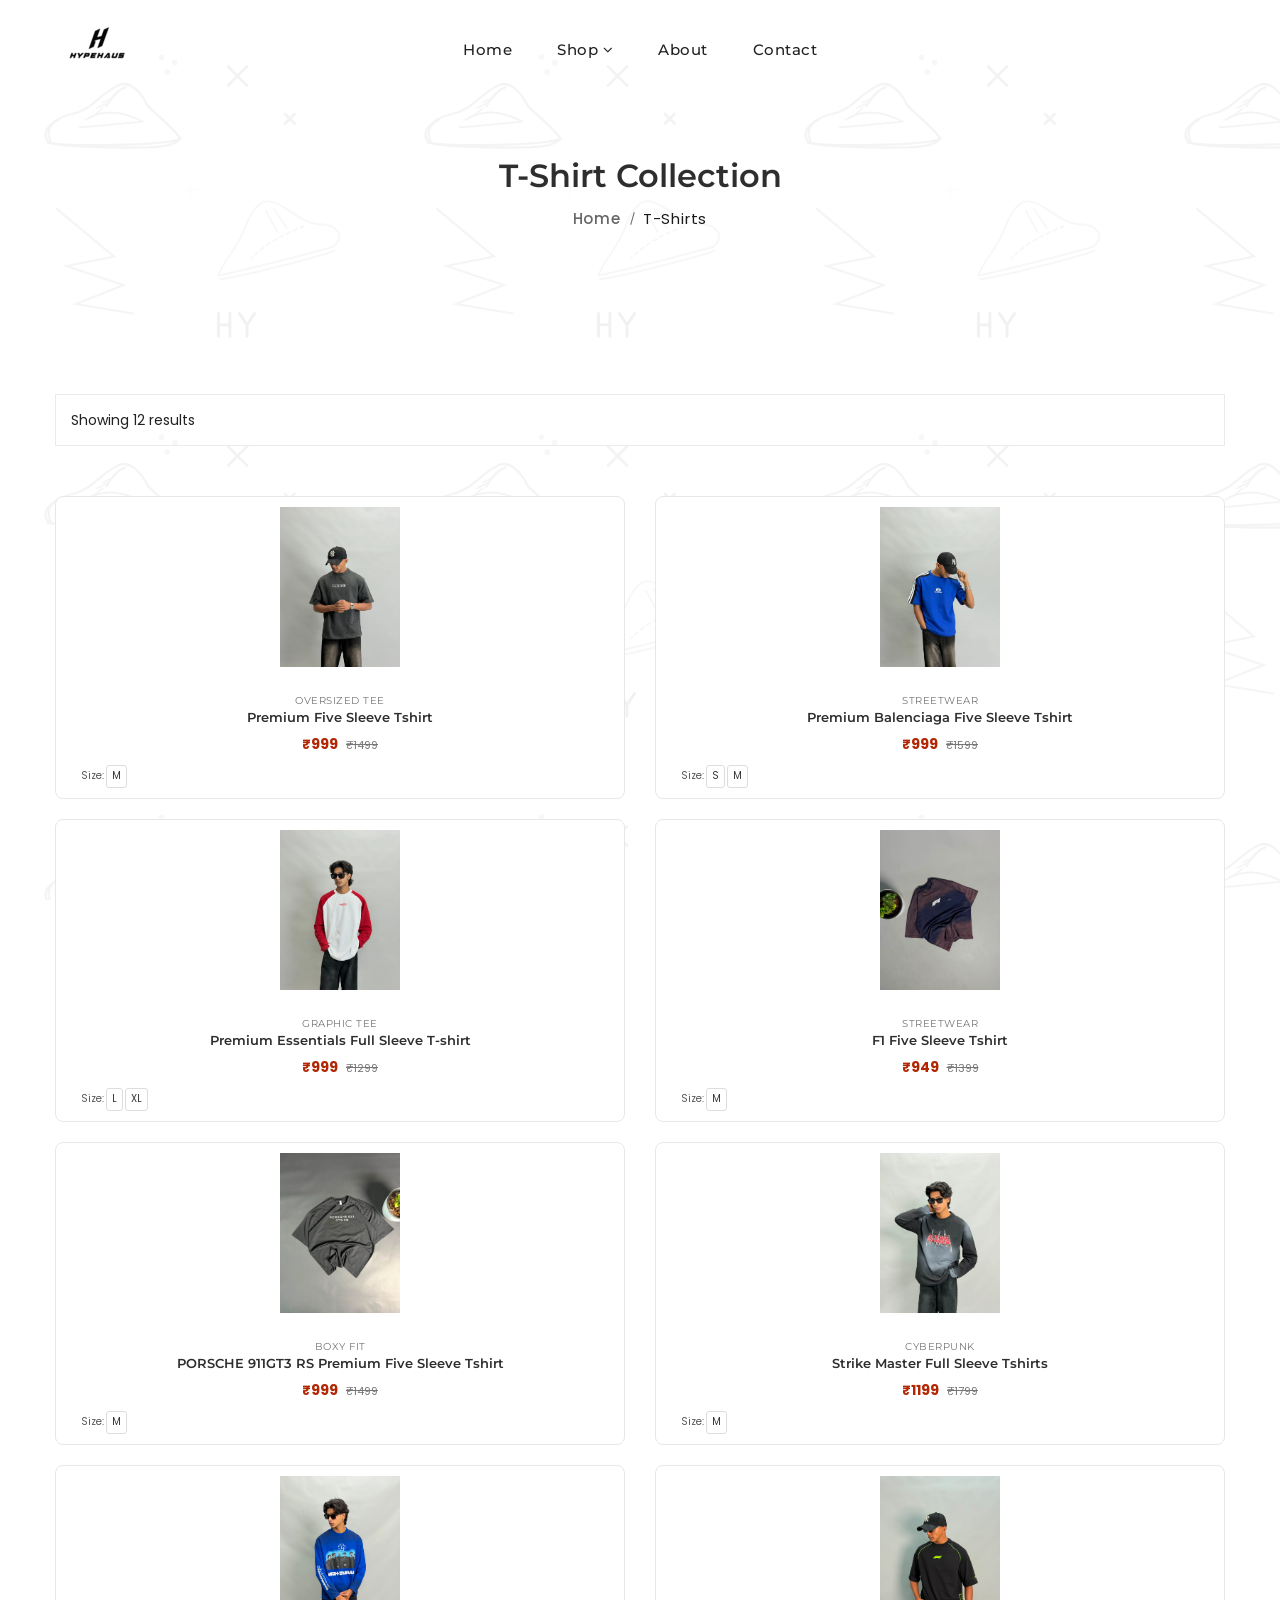
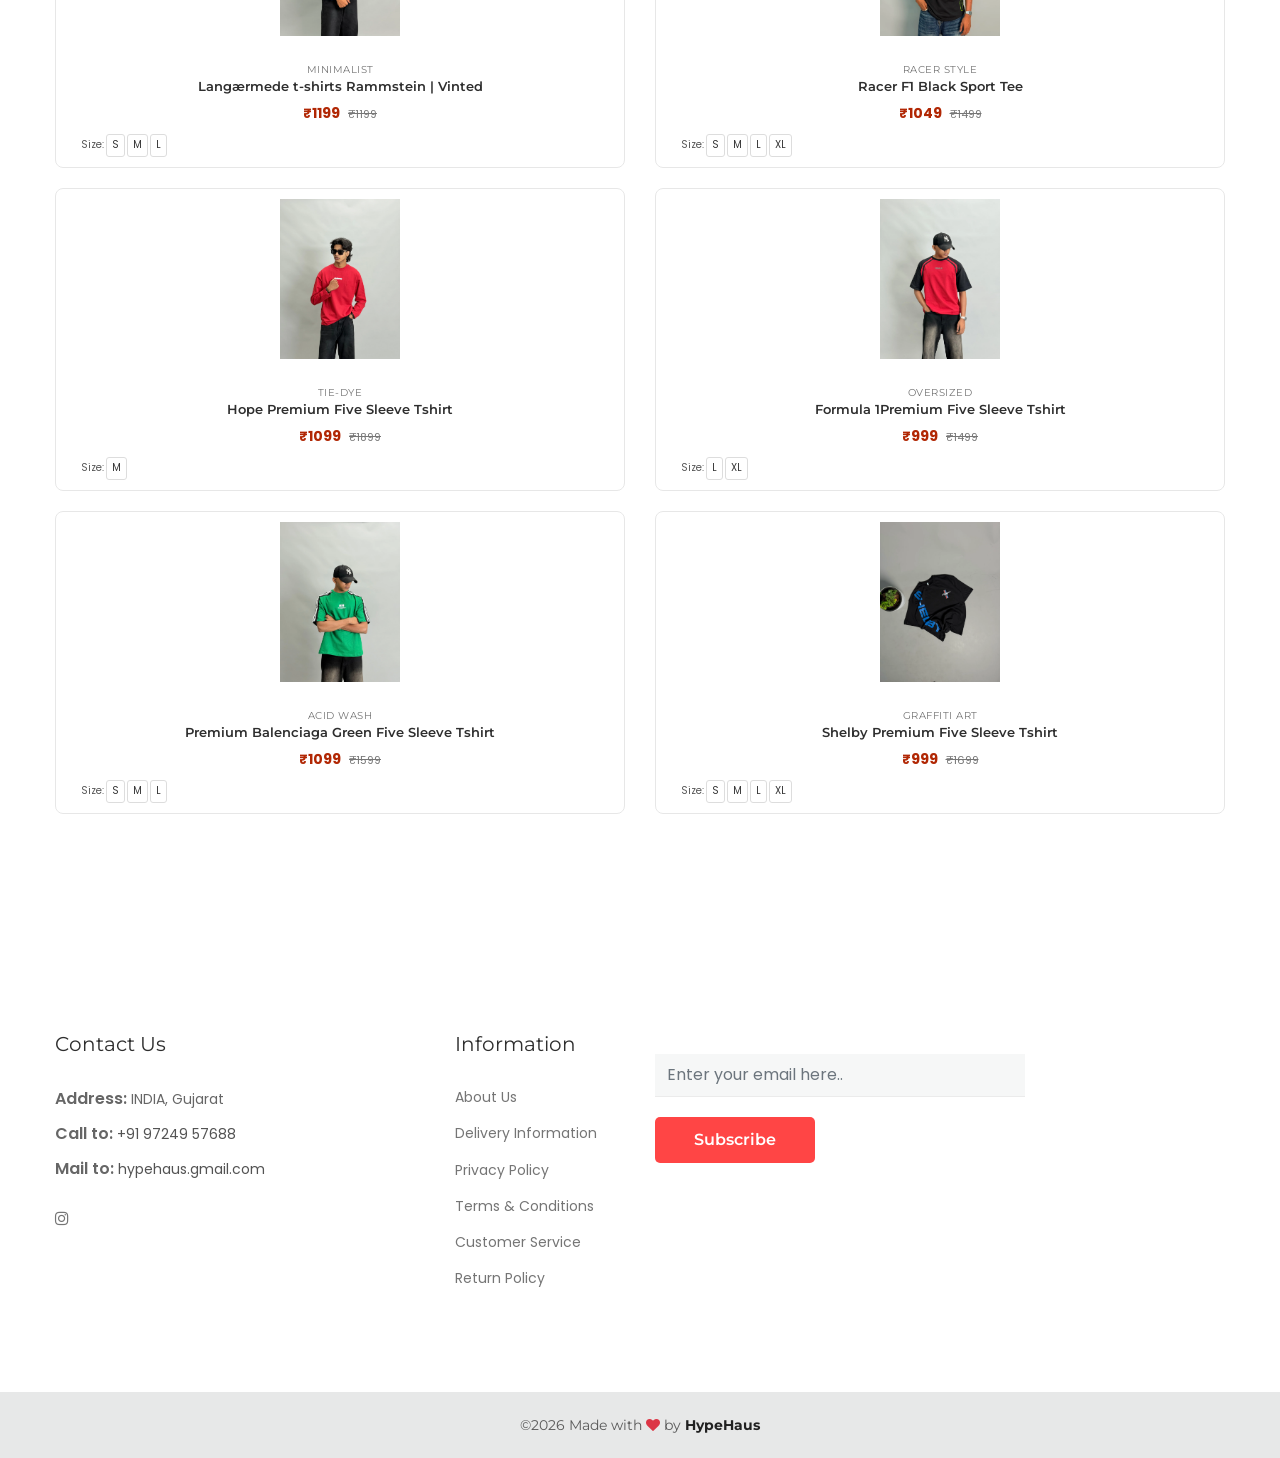
<file: tshirt.html>
<!DOCTYPE html>
<html lang="en">

<head>
    <!-- Google tag (gtag.js) -->
    <script async src="https://www.googletagmanager.com/gtag/js?id=G-P1K579PQJE"></script>
    <script>
        window.dataLayer = window.dataLayer || [];
        function gtag(){dataLayer.push(arguments);}
        gtag('js', new Date());
        gtag('config', 'G-P1K579PQJE');
    </script>
    
    <meta charset="UTF-8" />
    <meta name="viewport" content="width=device-width, initial-scale=1.0" />
    <title>HypeHaus - T-Shirts</title>
    <!-- Favicons -->
    <link rel="shortcut icon" href="assets/images/favicon.png">

    <!-- Vendor CSS -->
    <link rel="stylesheet" href="assets/css/vendor/fontawesome.min.css">
    <link rel="stylesheet" href="assets/css/vendor/pe-icon-7-stroke.min.css">

    <!-- Plugins CSS -->
    <link rel="stylesheet" href="assets/css/plugins/swiper-bundle.min.css" />
    <link rel="stylesheet" href="assets/css/plugins/animate.min.css" />
    <link rel="stylesheet" href="assets/css/plugins/aos.min.css" />
    <link rel="stylesheet" href="assets/css/plugins/nice-select.min.css" />
    <link rel="stylesheet" href="assets/css/plugins/jquery-ui.min.css" />
    <link rel="stylesheet" href="assets/css/plugins/lightgallery.min.css" />

    <!-- Main Style CSS -->
    <link rel="stylesheet" href="assets/css/style.css" />

    <!-- Custom CSS for 2-Column Grid Layout -->
    <style>
        .shop_wrapper .product-inner {
            padding: 10px;
            border: 1px solid #e7e7e7;
            border-radius: 8px;
            background: #fff;
            height: 100%;
            display: flex;
            flex-direction: column;
            justify-content: space-between;
            transition: box-shadow 0.2s ease-in-out;
        }

        .shop_wrapper .product-inner:hover {
            box-shadow: 0 4px 12px rgba(0,0,0,0.08);
        }
        
        .shop_wrapper .thumb {
            text-align: center;
            margin-bottom: 8px;
        }

        .shop_wrapper .thumb img {
            max-height: 160px;
            object-fit: contain;
            width: 100%;
            margin: 0 auto;
        }
        
        .shop_wrapper .content .sub-title {
            font-size: 10px;
            margin-bottom: 2px;
            text-transform: uppercase;
            color: #767676;
            letter-spacing: 0.5px;
        }
        
        .shop_wrapper .content .title {
            font-size: 13px;
            line-height: 1.25;
            margin-bottom: 4px;
            font-weight: 600;
        }

        .shop_wrapper .price-wrap {
            margin-bottom: 6px;
        }

        .shop_wrapper .price-wrap .new {
            font-size: 14px;
            font-weight: bold;
            color: #B12704;
        }

        .shop_wrapper .price-wrap .old {
            font-size: 11px;
            text-decoration: line-through;
            color: #767676;
            margin-left: 4px;
        }

        .shop_wrapper .product-size {
            font-size: 10px;
            color: #555;
            display: flex;
            flex-wrap: wrap;
            align-items: center;
            gap: 2px;
        }
        
        .shop_wrapper .product-size span.size-badge {
            padding: 1px 5px;
            font-size: 10px;
            border: 1px solid #ddd;
            border-radius: 3px;
            color: #333;
        }
    </style>
</head>

<body>
    <div class="header section">
        <!-- Header Top Start -->
        <div class="header-top bg-light">
            <div class="container">
                <div class="row row-cols-xl-2 align-items-center"></div>
            </div>
        </div>

        <!-- Header Bottom Start -->
        <div class="header-bottom">
            <div class="header-sticky">
                <div class="container">
                    <div class="row align-items-center">
                        <div class="col-xl-2 col-2">
                            <div class="header-logo">
                                <a href="index.html"><img class="col-xl-6" src="assets/images/logo/Hypehaus (1).png" alt="Site Logo" /></a>
                            </div>
                        </div>
                        <div class="col-xl-8 d-none d-xl-block">
                            <div class="main-menu position-relative">
                                <ul>
                                    <li><a href="index.html"><span>Home</span></a></li>
                                    <li class="has-children">
                                        <a href="#"><span>Shop</span> <i class="fa fa-angle-down"></i></a>
                                        <ul class="mega-menu row-cols-4">
                                            <li class="col">
                                                <h4 class="mega-menu-title">Categories</h4>
                                                <ul>
                                                     <li><a href="Shoe.html">Shoes</a></li>
                                                     <li><a href="tshirt.html">T-Shirts</a></li>
                                                     <li><a href="Jersey.html">Jerseys</a></li>
                                                </ul>
                                            </li>
                                        </ul>
                                    </li>
                                    <li><a href="about.html"><span>About</span></a></li>
                                    <li><a href="contact.html"><span>Contact</span></a></li>
                                </ul>
                            </div>
                        </div>
                        <div class="col-xl-2 col-10">
                            <div class="header-actions">
                                <a href="javascript:void(0)" class="header-action-btn header-action-btn-menu d-xl-none d-lg-block">
                                    <i class="fa fa-bars"></i>
                                </a>
                            </div>
                        </div>
                    </div>
                </div>
            </div>
        </div>

        <!-- Mobile Menu Start -->
        <div class="mobile-menu-wrapper">
            <div class="offcanvas-overlay"></div>
            <div class="mobile-menu-inner">
                <div class="offcanvas-btn-close">
                    <i class="pe-7s-close"></i>
                </div>
                <div class="mobile-navigation">
                    <nav>
                        <ul class="mobile-menu">
                            <li class="has-children"><a href="index.html">Home</a></li>
                            <li class="has-children">
                                <a href="#">Shop <i class="fa fa-angle-down" aria-hidden="true"></i></a>
                                <ul class="dropdown">
                                    <li><a href="Shoe.html">Shoes</a></li>
                                    <li><a href="Jersey.html">Jerseys</a></li>
                                    <li><a href="Jersey.html">Jerseys</a></li>
                                </ul>
                            </li>
                            <li class="has-children"><a href="about.html">About</a></li>
                            <li><a href="contact.html">Contact</a></li>
                        </ul>
                    </nav>
                </div>
                <div class="mt-auto">
                    <ul class="contact-links">
                        <li><i class="fa fa-phone"></i><a href="#"> +91 97249 57688</a></li>
                        <li><i class="fa fa-envelope-o"></i><a href="#"> hypehaus.gmail.com</a></li>
                        <li><i class="fa fa-clock-o"></i> <span>Monday - Sunday 9.00 - 09.00</span></li>
                    </ul>
                </div>
            </div>
        </div>
    </div>

    <!-- Breadcrumb Section Start -->
    <div class="section">
        <div class="breadcrumb-area bg-light">
            <div class="container-fluid">
                <div class="breadcrumb-content text-center">
                    <h1 class="title">T-Shirt Collection</h1>
                    <ul>
                        <li><a href="index.html">Home</a></li>
                        <li class="active">T-Shirts</li>
                    </ul>
                </div>
            </div>
        </div>
    </div>

    <!-- Shop Section Start -->
    <div class="section section-margin">
        <div class="container">
            <div class="row">
                <div class="col-12">
                    <div class="shop_toolbar_wrapper flex-column flex-md-row mb-10">
                        <div class="shop-top-bar-left mb-md-0 mb-2">
                            <div class="shop-top-show">
                                <span>Showing 12 results</span>
                            </div>
                        </div>
                    </div>

                    <!-- 2-Column 12 T-Shirts Grid Wrapper Start -->
                    <div class="row shop_wrapper">

                        <!-- T-Shirt 1 -->
                        <div class="col-6 col-md-6 product mb-4">
                            <div class="product-inner">
                                <div class="thumb">
                                    <a href="single-tshirt.html?id=1" class="image">
                                        <img src="assets/images/tshirt/t1.webp" alt="T-Shirt 1" />
                                    </a>
                                </div>
                                <div class="content">
                                    <h4 class="sub-title">Oversized Tee</h4>
                                    <h5 class="title"><a href="single-tshirt.html?id=1">Premium Five Sleeve Tshirt</a></h5>
                                    <div class="price-wrap">
                                        <span class="new">₹999</span>
                                        <span class="old">₹1499</span>
                                    </div>
                                    <div class="product-size">
                                        <span>Size:</span>
                                        
                                        <span class="size-badge">M</span>
                                        
                                    </div>
                                </div>
                            </div>
                        </div>

                        <!-- T-Shirt 2 -->
                        <div class="col-6 col-md-6 product mb-4">
                            <div class="product-inner">
                                <div class="thumb">
                                    <a href="single-tshirt.html?id=2" class="image">
                                        <img src="assets/images/tshirt/t2.webp" alt="T-Shirt 2" />
                                    </a>
                                </div>
                                <div class="content">
                                    <h4 class="sub-title">Streetwear</h4>
                                    <h5 class="title"><a href="single-tshirt.html?id=2">Premium Balenciaga Five Sleeve Tshirt</a></h5>
                                    <div class="price-wrap">
                                        <span class="new">₹999</span>
                                        <span class="old">₹1599</span>
                                    </div>
                                    <div class="product-size">
                                        <span>Size:</span>
                                        <span class="size-badge">S</span>
                                        <span class="size-badge">M</span>
                                        
                                    </div>
                                </div>
                            </div>
                        </div>

                        <!-- T-Shirt 3 -->
                        <div class="col-6 col-md-6 product mb-4">
                            <div class="product-inner">
                                <div class="thumb">
                                    <a href="single-tshirt.html?id=3" class="image">
                                        <img src="assets/images/tshirt/t3.webp" alt="T-Shirt 3" />
                                    </a>
                                </div>
                                <div class="content">
                                    <h4 class="sub-title">Graphic Tee</h4>
                                    <h5 class="title"><a href="single-tshirt.html?id=3">Premium Essentials Full Sleeve T-shirt</a></h5>
                                    <div class="price-wrap">
                                        <span class="new">₹999</span>
                                        <span class="old">₹1299</span>
                                    </div>
                                    <div class="product-size">
                                        <span>Size:</span>
                                        
                                        <span class="size-badge">L</span>
                                        <span class="size-badge">XL</span>
                                    </div>
                                </div>
                            </div>
                        </div>

                        <!-- T-Shirt 4 -->
                        <div class="col-6 col-md-6 product mb-4">
                            <div class="product-inner">
                                <div class="thumb">
                                    <a href="single-tshirt.html?id=4" class="image">
                                        <img src="assets/images/tshirt/t4.webp" alt="T-Shirt 4" />
                                    </a>
                                </div>
                                <div class="content">
                                    <h4 class="sub-title">Streetwear</h4>
                                    <h5 class="title"><a href="single-tshirt.html?id=4">F1 Five Sleeve Tshirt</a></h5>
                                    <div class="price-wrap">
                                        <span class="new">₹949</span>
                                        <span class="old">₹1399</span>
                                    </div>
                                    <div class="product-size">
                                        <span>Size:</span>
                                        <span class="size-badge">M</span>
                                    </div>
                                </div>
                            </div>
                        </div>

                        <!-- T-Shirt 5 -->
                        <div class="col-6 col-md-6 product mb-4">
                            <div class="product-inner">
                                <div class="thumb">
                                    <a href="single-tshirt.html?id=5" class="image">
                                        <img src="assets/images/tshirt/t5.webp" alt="T-Shirt 5" />
                                    </a>
                                </div>
                                <div class="content">
                                    <h4 class="sub-title">Boxy Fit</h4>
                                    <h5 class="title"><a href="single-tshirt.html?id=5">PORSCHE 911GT3 RS Premium Five Sleeve Tshirt</a></h5>
                                    <div class="price-wrap">
                                        <span class="new">₹999</span>
                                        <span class="old">₹1499</span>
                                    </div>
                                    <div class="product-size">
                                        <span>Size:</span>
                                        <span class="size-badge">M</span>
                                    </div>
                                </div>
                            </div>
                        </div>

                        <!-- T-Shirt 6 -->
                        <div class="col-6 col-md-6 product mb-4">
                            <div class="product-inner">
                                <div class="thumb">
                                    <a href="single-tshirt.html?id=6" class="image">
                                        <img src="assets/images/tshirt/t6.webp" alt="T-Shirt 6" />
                                    </a>
                                </div>
                                <div class="content">
                                    <h4 class="sub-title">Cyberpunk</h4>
                                    <h5 class="title"><a href="single-tshirt.html?id=6">Strike Master Full Sleeve Tshirts</a></h5>
                                    <div class="price-wrap">
                                        <span class="new">₹1199</span>
                                        <span class="old">₹1799</span>
                                    </div>
                                    <div class="product-size">
                                        <span>Size:</span>
                                        <span class="size-badge">M</span>
                                    </div>
                                </div>
                            </div>
                        </div>

                        <!-- T-Shirt 7 -->
                        <div class="col-6 col-md-6 product mb-4">
                            <div class="product-inner">
                                <div class="thumb">
                                    <a href="single-tshirt.html?id=7" class="image">
                                        <img src="assets/images/tshirt/t7.webp" alt="T-Shirt 7" />
                                    </a>
                                </div>
                                <div class="content">
                                    <h4 class="sub-title">Minimalist</h4>
                                    <h5 class="title"><a href="single-tshirt.html?id=7">Langærmede t-shirts Rammstein | Vinted</a></h5>
                                    <div class="price-wrap">
                                        <span class="new">₹1199</span>
                                        <span class="old">₹1199</span>
                                    </div>
                                    <div class="product-size">
                                        <span>Size:</span>
                                        <span class="size-badge">S</span>
                                        <span class="size-badge">M</span>
                                        <span class="size-badge">L</span>
                                    </div>
                                </div>
                            </div>
                        </div>

                        <!-- T-Shirt 8 -->
                        <div class="col-6 col-md-6 product mb-4">
                            <div class="product-inner">
                                <div class="thumb">
                                    <a href="single-tshirt.html?id=8" class="image">
                                        <img src="assets/images/tshirt/t8.webp" alt="T-Shirt 8" />
                                    </a>
                                </div>
                                <div class="content">
                                    <h4 class="sub-title">Racer Style</h4>
                                    <h5 class="title"><a href="single-tshirt.html?id=8">Racer F1 Black Sport Tee</a></h5>
                                    <div class="price-wrap">
                                        <span class="new">₹1049</span>
                                        <span class="old">₹1499</span>
                                    </div>
                                    <div class="product-size">
                                        <span>Size:</span>
                                        <span class="size-badge">S</span>
                                        <span class="size-badge">M</span>
                                        <span class="size-badge">L</span>
                                        <span class="size-badge">XL</span>
                                    </div>
                                </div>
                            </div>
                        </div>

                        <!-- T-Shirt 9 -->
                        <div class="col-6 col-md-6 product mb-4">
                            <div class="product-inner">
                                <div class="thumb">
                                    <a href="single-tshirt.html?id=9" class="image">
                                        <img src="assets/images/tshirt/t9.webp" alt="T-Shirt 9" />
                                    </a>
                                </div>
                                <div class="content">
                                    <h4 class="sub-title">Tie-Dye</h4>
                                    <h5 class="title"><a href="single-tshirt.html?id=9">Hope Premium Five Sleeve Tshirt</a></h5>
                                    <div class="price-wrap">
                                        <span class="new">₹1099</span>
                                        <span class="old">₹1899</span>
                                    </div>
                                    <div class="product-size">
                                        <span>Size:</span>
                                        <span class="size-badge">M</span>
                                    </div>
                                </div>
                            </div>
                        </div>

                        <!-- T-Shirt 10 -->
                        <div class="col-6 col-md-6 product mb-4">
                            <div class="product-inner">
                                <div class="thumb">
                                    <a href="single-tshirt.html?id=10" class="image">
                                        <img src="assets/images/tshirt/t10.webp" alt="T-Shirt 10" />
                                    </a>
                                </div>
                                <div class="content">
                                    <h4 class="sub-title">Oversized</h4>
                                    <h5 class="title"><a href="single-tshirt.html?id=10">Formula 1Premium Five Sleeve Tshirt</a></h5>
                                    <div class="price-wrap">
                                        <span class="new">₹999</span>
                                        <span class="old">₹1499</span>
                                    </div>
                                    <div class="product-size">
                                        <span>Size:</span>
                                        <span class="size-badge">L</span>
                                        <span class="size-badge">XL</span>
                                    </div>
                                </div>
                            </div>
                        </div>

                        <!-- T-Shirt 11 -->
                        <div class="col-6 col-md-6 product mb-4">
                            <div class="product-inner">
                                <div class="thumb">
                                    <a href="single-tshirt.html?id=11" class="image">
                                        <img src="assets/images/tshirt/t11.webp" alt="T-Shirt 11" />
                                    </a>
                                </div>
                                <div class="content">
                                    <h4 class="sub-title">Acid Wash</h4>
                                    <h5 class="title"><a href="single-tshirt.html?id=11">Premium Balenciaga Green Five Sleeve Tshirt</a></h5>
                                    <div class="price-wrap">
                                        <span class="new">₹1099</span>
                                        <span class="old">₹1599</span>
                                    </div>
                                    <div class="product-size">
                                        <span>Size:</span>
                                        <span class="size-badge">S</span>
                                        <span class="size-badge">M</span>
                                        <span class="size-badge">L</span>
                                    </div>
                                </div>
                            </div>
                        </div>

                        <!-- T-Shirt 12 -->
                        <div class="col-6 col-md-6 product mb-4">
                            <div class="product-inner">
                                <div class="thumb">
                                    <a href="single-tshirt.html?id=12" class="image">
                                        <img src="assets/images/tshirt/t12.webp" alt="T-Shirt 12" />
                                    </a>
                                </div>
                                <div class="content">
                                    <h4 class="sub-title">Graffiti Art</h4>
                                    <h5 class="title"><a href="single-tshirt.html?id=12">Shelby Premium Five Sleeve Tshirt</a></h5>
                                    <div class="price-wrap">
                                        <span class="new">₹999</span>
                                        <span class="old">₹1699</span>
                                    </div>
                                    <div class="product-size">
                                        <span>Size:</span>
                                        <span class="size-badge">S</span>
                                        <span class="size-badge">M</span>
                                        <span class="size-badge">L</span>
                                        <span class="size-badge">XL</span>
                                    </div>
                                </div>
                            </div>
                        </div>

                    </div>
                    <!-- 2-Column Product Grid Wrapper End -->

                </div>
            </div>
        </div>
    </div>
    <!-- Shop Section End -->

   <!-- Footer Section Start -->
    <footer class="section footer-section">
        <div class="footer-top section-padding">
            <div class="container">
                <div class="row mb-n10">
                    <div class="col-12 col-sm-6 col-lg-4 col-xl-4 mb-10" data-aos="fade-up" data-aos-delay="200">
                        <div class="single-footer-widget">
                            <h2 class="widget-title">Contact Us</h2>
                            <ul class="widget-address">
                                <li><span>Address: </span>INDIA, Gujarat</li>
                                <li><span>Call to: </span> <a href="#"> +91 97249 57688</a></li>
                                <li><span>Mail to: </span> <a href="#"> hypehaus.gmail.com</a></li>
                            </ul>
                            <div class="widget-social justify-content-start mt-4">
                                <a title="Instagram" href="https://www.instagram.com/hypehaus.store/"> <i class="fa fa-instagram" aria-hidden="true"></i></a>
                            </div>
                        </div>
                    </div>
                    <div class="col-12 col-sm-6 col-lg-2 col-xl-2 mb-10" data-aos="fade-up" data-aos-delay="300">
                        <div class="single-footer-widget">
                            <h2 class="widget-title">Information</h2>
                            <ul class="widget-list">
                                 <li><a href="about.html">About Us</a></li>
                                <li><a href="Delivery Information.html">Delivery Information</a></li>
                                <li><a href="terms_and_return_policy.html">Privacy Policy</a></li>
                                <li><a href="terms_and_return_policy.html">Terms & Conditions</a></li>
                                <li><a href="terms_and_return_policy.html">Customer Service</a></li>
                                <li><a href="terms_and_return_policy.html">Return Policy</a></li>
                            </ul>
                        </div>
                    </div>
                    <div class="col-12 col-sm-6 col-lg-4 col-xl-4 mb-10" data-aos="fade-up" data-aos-delay="500">
                        <div class="single-footer-widget">
                            <div class="widget-body">
                                <div class="newsletter-form-wrap pt-4">
                                    <form action="https://formsubmit.co/aryan223ptl@gmail.com" method="POST" id="mc-form" class="mc-form">
                                        <input type="hidden" name="_captcha" value="false">
                                        <input type="email" id="mc-email" class="form-control email-box mb-4" placeholder="Enter your email here.." name="email" required>
                                        <button id="mc-submit" class="newsletter-btn btn btn-primary btn-hover-dark" type="submit">Subscribe</button>
                                    </form>
                                    <div class="mailchimp-alerts text-centre mt-2">
                                        <div id="subscription-status"></div>
                                    </div>
                                </div>
                            </div>
                        </div>
                    </div>
                </div>
            </div>
        </div>

        <div class="footer-bottom">
            <div class="container">
                <div class="row align-items-center">
                    <div class="col-12 text-center">
                        <div class="copyright-content">
                            <p class="mb-0">©2026 Made with <i class="fa fa-heart text-danger"></i> by <a href="#">HypeHaus</a></p>
                        </div>
                    </div>
                </div>
            </div>
        </div>
    </footer>
    <!-- Footer Section End -->

   <!-- Scroll Top Start -->
    <a href="#" class="scroll-top" id="scroll-top">
        <i class="arrow-top fa fa-long-arrow-up"></i>
        <i class="arrow-bottom fa fa-long-arrow-up"></i>
    </a>
    <!-- Scroll Top End -->

    <!-- Vendors JS -->
    <script src="assets/js/vendor/bootstrap.bundle.min.js"></script>
    <script src="assets/js/vendor/jquery-3.6.0.min.js"></script>
    <script src="assets/js/vendor/jquery-migrate-3.3.2.min.js"></script>
    <script src="assets/js/vendor/modernizr-3.11.2.min.js"></script>

    <!-- Plugins JS -->
    <script src="assets/js/plugins/countdown.min.js"></script>
    <script src="assets/js/plugins/aos.min.js"></script>
    <script src="assets/js/plugins/swiper-bundle.min.js"></script>
    <script src="assets/js/plugins/nice-select.min.js"></script>
    <script src="assets/js/plugins/jquery.ajaxchimp.min.js"></script>
    <script src="assets/js/plugins/jquery-ui.min.js"></script>
    <script src="assets/js/plugins/lightgallery-all.min.js"></script>
    <script src="assets/js/plugins/thia-sticky-sidebar.min.js"></script>

    <!-- Main JS -->
    <script src="assets/js/main.js"></script>

    <script>
        document.getElementById('mc-form').addEventListener('submit', function(e) {
            e.preventDefault(); 
            var form = this;
            var status = document.getElementById('subscription-status');
            var data = new FormData(form);
            
            status.innerHTML = '<span class="text-info">Submitting...</span>';
            
            fetch(form.action, {
                method: form.method,
                body: data,
                headers: { 'Accept': 'application/json' }
            }).then(response => {
                if (response.ok) {
                    status.innerHTML = '<span class="text-success">Thank you! You have successfully subscribed.</span>';
                    form.reset(); 
                } else {
                    status.innerHTML = '<span class="text-danger">Oops! There was a problem submitting your subscription.</span>';
                }
            }).catch(error => {
                status.innerHTML = '<span class="text-danger">Oops! Connection error. Please try again later.</span>';
            });
        });

        // Trigger Swiper update on tab toggle
        document.querySelectorAll('a[data-bs-toggle="tab"]').forEach(tab => {
            tab.addEventListener('shown.bs.tab', function () {
                document.querySelectorAll('.swiper-container').forEach(container => {
                    if (container.swiper) container.swiper.update();
                });
            });
        });

        // Tap 1: Play | Tap 2: Pause Audio Handler
        const widget = document.getElementById('music-widget');
        const audio = document.getElementById('bg-audio');
        const icon = document.getElementById('music-icon');
        const status = document.getElementById('music-status');

        widget.addEventListener('click', () => {
            if (audio.paused) {
                audio.play();
                widget.classList.add('playing');
                icon.className = 'fa fa-pause';
                status.innerText = 'MUSIC: ON';
            } else {
                audio.pause();
                widget.classList.remove('playing');
                icon.className = 'fa fa-play';
                status.innerText = 'MUSIC: OFF';
            }
        });
    </script>
</body>
</html>

    <!-- Vendor & Plugins JS -->
    <script src="assets/js/vendor/bootstrap.bundle.min.js"></script>
    <script src="assets/js/vendor/jquery-3.6.0.min.js"></script>
    <script src="assets/js/main.js"></script>
</body>
</html>
</file>
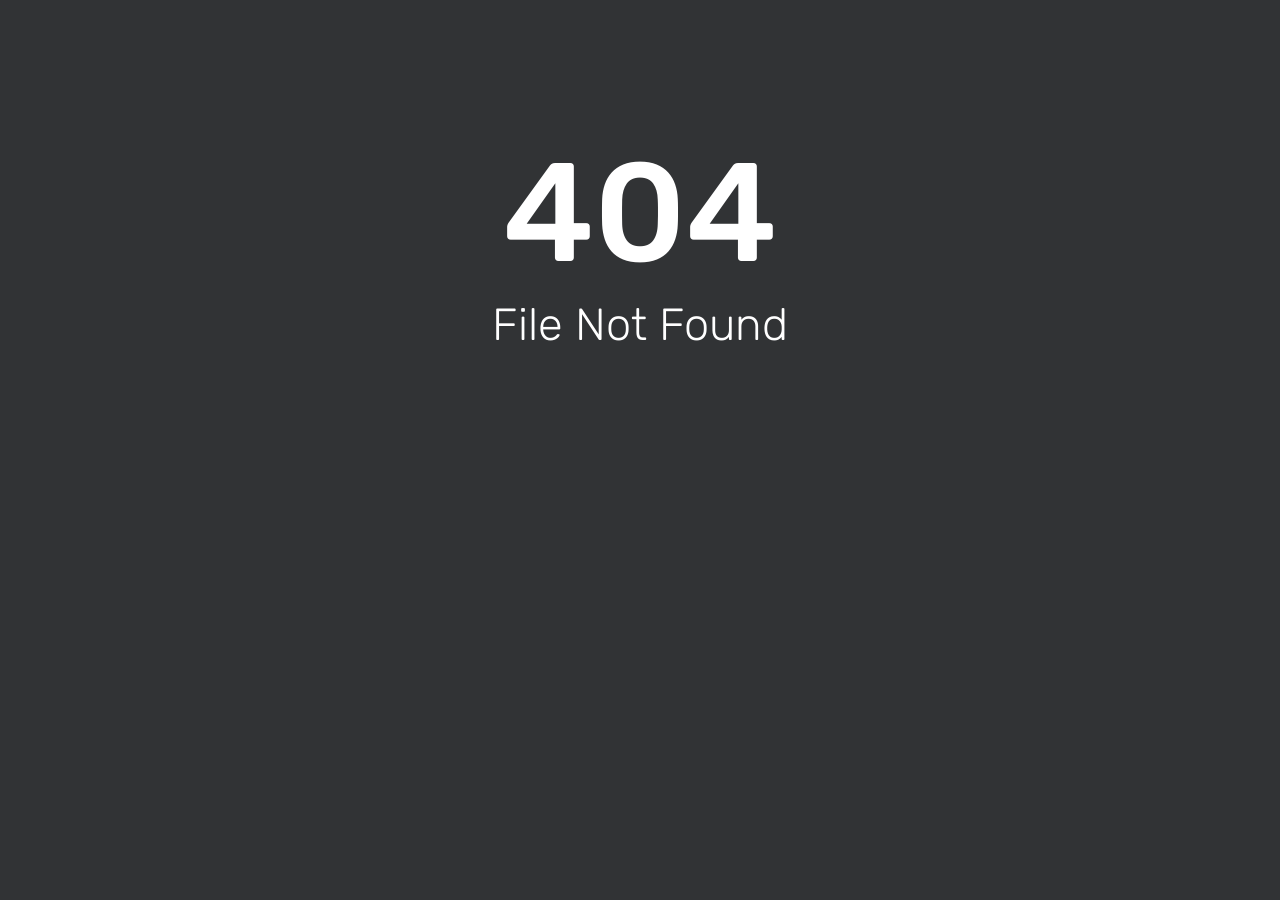
<file: assets/css/images/lightgallery/loading.html>
<html><head><title>404 - File Not Found</title><link href='//fonts.bunny.net/css?family=Rubik:300,400,500' rel='stylesheet' type='text/css'><style>html, body { width: 100%; margin: 0; padding: 0; text-align: center; font-family: 'Rubik'; background-repeat: no-repeat; background-position: bottom center; background-size: cover; color: white; height: 100%; background-color: #313335; } h1 {margin-bottom: 0px;font-weight: bold;font-size: 140px;font-weight: 500;padding-top: 130px;margin-bottom: -35px;}h2 {font-size: 45px;color: white; font-weight: 200;}</style></head><body><div id='content'><h1 style='margin-bottom: -35px;'>404</h1><h2>File Not Found</h2></div></body></html>
</file>
<file: assets/css/vendor/pe-icon-7-stroke.min.css>
@font-face{font-family:Pe-icon-7-stroke;src:url(../../fonts/pe-icon-7-stroke/Pe-icon-7-strokebb1d.eot?d7yf1v);src:url(../../fonts/pe-icon-7-stroke/Pe-icon-7-stroked41d.eot?#iefixd7yf1v) format('embedded-opentype'),url(../../fonts/pe-icon-7-stroke/Pe-icon-7-strokebb1d.woff?d7yf1v) format('woff'),url(../../fonts/pe-icon-7-stroke/Pe-icon-7-strokebb1d.ttf?d7yf1v) format('truetype'),url(../../fonts/pe-icon-7-stroke/Pe-icon-7-strokebb1d.svg?d7yf1v#Pe-icon-7-stroke) format('svg');font-weight:400;font-style:normal}[class*=" pe-7s-"],[class^=pe-7s-]{display:inline-block;font-family:Pe-icon-7-stroke;speak:none;font-style:normal;font-weight:400;font-variant:normal;text-transform:none;line-height:1;-webkit-font-smoothing:antialiased;-moz-osx-font-smoothing:grayscale}.pe-7s-album:before{content:"\e6aa"}.pe-7s-arc:before{content:"\e6ab"}.pe-7s-back-2:before{content:"\e6ac"}.pe-7s-bandaid:before{content:"\e6ad"}.pe-7s-car:before{content:"\e6ae"}.pe-7s-diamond:before{content:"\e6af"}.pe-7s-door-lock:before{content:"\e6b0"}.pe-7s-eyedropper:before{content:"\e6b1"}.pe-7s-female:before{content:"\e6b2"}.pe-7s-gym:before{content:"\e6b3"}.pe-7s-hammer:before{content:"\e6b4"}.pe-7s-headphones:before{content:"\e6b5"}.pe-7s-helm:before{content:"\e6b6"}.pe-7s-hourglass:before{content:"\e6b7"}.pe-7s-leaf:before{content:"\e6b8"}.pe-7s-magic-wand:before{content:"\e6b9"}.pe-7s-male:before{content:"\e6ba"}.pe-7s-map-2:before{content:"\e6bb"}.pe-7s-next-2:before{content:"\e6bc"}.pe-7s-paint-bucket:before{content:"\e6bd"}.pe-7s-pendrive:before{content:"\e6be"}.pe-7s-photo:before{content:"\e6bf"}.pe-7s-piggy:before{content:"\e6c0"}.pe-7s-plugin:before{content:"\e6c1"}.pe-7s-refresh-2:before{content:"\e6c2"}.pe-7s-rocket:before{content:"\e6c3"}.pe-7s-settings:before{content:"\e6c4"}.pe-7s-shield:before{content:"\e6c5"}.pe-7s-smile:before{content:"\e6c6"}.pe-7s-usb:before{content:"\e6c7"}.pe-7s-vector:before{content:"\e6c8"}.pe-7s-wine:before{content:"\e6c9"}.pe-7s-cloud-upload:before{content:"\e68a"}.pe-7s-cash:before{content:"\e68c"}.pe-7s-close:before{content:"\e680"}.pe-7s-bluetooth:before{content:"\e68d"}.pe-7s-cloud-download:before{content:"\e68b"}.pe-7s-way:before{content:"\e68e"}.pe-7s-close-circle:before{content:"\e681"}.pe-7s-id:before{content:"\e68f"}.pe-7s-angle-up:before{content:"\e682"}.pe-7s-wristwatch:before{content:"\e690"}.pe-7s-angle-up-circle:before{content:"\e683"}.pe-7s-world:before{content:"\e691"}.pe-7s-angle-right:before{content:"\e684"}.pe-7s-volume:before{content:"\e692"}.pe-7s-angle-right-circle:before{content:"\e685"}.pe-7s-users:before{content:"\e693"}.pe-7s-angle-left:before{content:"\e686"}.pe-7s-user-female:before{content:"\e694"}.pe-7s-angle-left-circle:before{content:"\e687"}.pe-7s-up-arrow:before{content:"\e695"}.pe-7s-angle-down:before{content:"\e688"}.pe-7s-switch:before{content:"\e696"}.pe-7s-angle-down-circle:before{content:"\e689"}.pe-7s-scissors:before{content:"\e697"}.pe-7s-wallet:before{content:"\e600"}.pe-7s-safe:before{content:"\e698"}.pe-7s-volume2:before{content:"\e601"}.pe-7s-volume1:before{content:"\e602"}.pe-7s-voicemail:before{content:"\e603"}.pe-7s-video:before{content:"\e604"}.pe-7s-user:before{content:"\e605"}.pe-7s-upload:before{content:"\e606"}.pe-7s-unlock:before{content:"\e607"}.pe-7s-umbrella:before{content:"\e608"}.pe-7s-trash:before{content:"\e609"}.pe-7s-tools:before{content:"\e60a"}.pe-7s-timer:before{content:"\e60b"}.pe-7s-ticket:before{content:"\e60c"}.pe-7s-target:before{content:"\e60d"}.pe-7s-sun:before{content:"\e60e"}.pe-7s-study:before{content:"\e60f"}.pe-7s-stopwatch:before{content:"\e610"}.pe-7s-star:before{content:"\e611"}.pe-7s-speaker:before{content:"\e612"}.pe-7s-signal:before{content:"\e613"}.pe-7s-shuffle:before{content:"\e614"}.pe-7s-shopbag:before{content:"\e615"}.pe-7s-share:before{content:"\e616"}.pe-7s-server:before{content:"\e617"}.pe-7s-search:before{content:"\e618"}.pe-7s-film:before{content:"\e6a5"}.pe-7s-science:before{content:"\e619"}.pe-7s-disk:before{content:"\e6a6"}.pe-7s-ribbon:before{content:"\e61a"}.pe-7s-repeat:before{content:"\e61b"}.pe-7s-refresh:before{content:"\e61c"}.pe-7s-add-user:before{content:"\e6a9"}.pe-7s-refresh-cloud:before{content:"\e61d"}.pe-7s-paperclip:before{content:"\e69c"}.pe-7s-radio:before{content:"\e61e"}.pe-7s-note2:before{content:"\e69d"}.pe-7s-print:before{content:"\e61f"}.pe-7s-network:before{content:"\e69e"}.pe-7s-prev:before{content:"\e620"}.pe-7s-mute:before{content:"\e69f"}.pe-7s-power:before{content:"\e621"}.pe-7s-medal:before{content:"\e6a0"}.pe-7s-portfolio:before{content:"\e622"}.pe-7s-like2:before{content:"\e6a1"}.pe-7s-plus:before{content:"\e623"}.pe-7s-left-arrow:before{content:"\e6a2"}.pe-7s-play:before{content:"\e624"}.pe-7s-key:before{content:"\e6a3"}.pe-7s-plane:before{content:"\e625"}.pe-7s-joy:before{content:"\e6a4"}.pe-7s-photo-gallery:before{content:"\e626"}.pe-7s-pin:before{content:"\e69b"}.pe-7s-phone:before{content:"\e627"}.pe-7s-plug:before{content:"\e69a"}.pe-7s-pen:before{content:"\e628"}.pe-7s-right-arrow:before{content:"\e699"}.pe-7s-paper-plane:before{content:"\e629"}.pe-7s-delete-user:before{content:"\e6a7"}.pe-7s-paint:before{content:"\e62a"}.pe-7s-bottom-arrow:before{content:"\e6a8"}.pe-7s-notebook:before{content:"\e62b"}.pe-7s-note:before{content:"\e62c"}.pe-7s-next:before{content:"\e62d"}.pe-7s-news-paper:before{content:"\e62e"}.pe-7s-musiclist:before{content:"\e62f"}.pe-7s-music:before{content:"\e630"}.pe-7s-mouse:before{content:"\e631"}.pe-7s-more:before{content:"\e632"}.pe-7s-moon:before{content:"\e633"}.pe-7s-monitor:before{content:"\e634"}.pe-7s-micro:before{content:"\e635"}.pe-7s-menu:before{content:"\e636"}.pe-7s-map:before{content:"\e637"}.pe-7s-map-marker:before{content:"\e638"}.pe-7s-mail:before{content:"\e639"}.pe-7s-mail-open:before{content:"\e63a"}.pe-7s-mail-open-file:before{content:"\e63b"}.pe-7s-magnet:before{content:"\e63c"}.pe-7s-loop:before{content:"\e63d"}.pe-7s-look:before{content:"\e63e"}.pe-7s-lock:before{content:"\e63f"}.pe-7s-lintern:before{content:"\e640"}.pe-7s-link:before{content:"\e641"}.pe-7s-like:before{content:"\e642"}.pe-7s-light:before{content:"\e643"}.pe-7s-less:before{content:"\e644"}.pe-7s-keypad:before{content:"\e645"}.pe-7s-junk:before{content:"\e646"}.pe-7s-info:before{content:"\e647"}.pe-7s-home:before{content:"\e648"}.pe-7s-help2:before{content:"\e649"}.pe-7s-help1:before{content:"\e64a"}.pe-7s-graph3:before{content:"\e64b"}.pe-7s-graph2:before{content:"\e64c"}.pe-7s-graph1:before{content:"\e64d"}.pe-7s-graph:before{content:"\e64e"}.pe-7s-global:before{content:"\e64f"}.pe-7s-gleam:before{content:"\e650"}.pe-7s-glasses:before{content:"\e651"}.pe-7s-gift:before{content:"\e652"}.pe-7s-folder:before{content:"\e653"}.pe-7s-flag:before{content:"\e654"}.pe-7s-filter:before{content:"\e655"}.pe-7s-file:before{content:"\e656"}.pe-7s-expand1:before{content:"\e657"}.pe-7s-exapnd2:before{content:"\e658"}.pe-7s-edit:before{content:"\e659"}.pe-7s-drop:before{content:"\e65a"}.pe-7s-drawer:before{content:"\e65b"}.pe-7s-download:before{content:"\e65c"}.pe-7s-display2:before{content:"\e65d"}.pe-7s-display1:before{content:"\e65e"}.pe-7s-diskette:before{content:"\e65f"}.pe-7s-date:before{content:"\e660"}.pe-7s-cup:before{content:"\e661"}.pe-7s-culture:before{content:"\e662"}.pe-7s-crop:before{content:"\e663"}.pe-7s-credit:before{content:"\e664"}.pe-7s-copy-file:before{content:"\e665"}.pe-7s-config:before{content:"\e666"}.pe-7s-compass:before{content:"\e667"}.pe-7s-comment:before{content:"\e668"}.pe-7s-coffee:before{content:"\e669"}.pe-7s-cloud:before{content:"\e66a"}.pe-7s-clock:before{content:"\e66b"}.pe-7s-check:before{content:"\e66c"}.pe-7s-chat:before{content:"\e66d"}.pe-7s-cart:before{content:"\e66e"}.pe-7s-camera:before{content:"\e66f"}.pe-7s-call:before{content:"\e670"}.pe-7s-calculator:before{content:"\e671"}.pe-7s-browser:before{content:"\e672"}.pe-7s-box2:before{content:"\e673"}.pe-7s-box1:before{content:"\e674"}.pe-7s-bookmarks:before{content:"\e675"}.pe-7s-bicycle:before{content:"\e676"}.pe-7s-bell:before{content:"\e677"}.pe-7s-battery:before{content:"\e678"}.pe-7s-ball:before{content:"\e679"}.pe-7s-back:before{content:"\e67a"}.pe-7s-attention:before{content:"\e67b"}.pe-7s-anchor:before{content:"\e67c"}.pe-7s-albums:before{content:"\e67d"}.pe-7s-alarm:before{content:"\e67e"}.pe-7s-airplay:before{content:"\e67f"}
</file>
<file: assets/css/plugins/lightgallery.min.css>
@font-face{font-family:lg;src:url(../../fonts/lightgallery/lg8306.ttf?22t19m) format("truetype"),url(../../fonts/lightgallery/lg8306.woff?22t19m) format("woff"),url(../../fonts/lightgallery/lg8306.svg?22t19m#lg) format("svg");font-weight:400;font-style:normal;font-display:block}.lg-icon{font-family:lg!important;speak:never;font-style:normal;font-weight:400;font-variant:normal;text-transform:none;line-height:1;-webkit-font-smoothing:antialiased;-moz-osx-font-smoothing:grayscale}.lg-actions .lg-next,.lg-actions .lg-prev{background-color:rgba(0,0,0,.45);border-radius:2px;color:#999;cursor:pointer;display:block;font-size:22px;margin-top:-10px;padding:8px 10px 9px;position:absolute;top:50%;z-index:1080;border:none;outline:0}.lg-actions .lg-next.disabled,.lg-actions .lg-prev.disabled{pointer-events:none;opacity:.5}.lg-actions .lg-next:hover,.lg-actions .lg-prev:hover{color:#FFF}.lg-actions .lg-next{right:20px}.lg-actions .lg-next:before{content:"\e095"}.lg-actions .lg-prev{left:20px}.lg-actions .lg-prev:after{content:"\e094"}@-webkit-keyframes lg-right-end{0%,100%{left:0}50%{left:-30px}}@-moz-keyframes lg-right-end{0%,100%{left:0}50%{left:-30px}}@-ms-keyframes lg-right-end{0%,100%{left:0}50%{left:-30px}}@keyframes lg-right-end{0%,100%{left:0}50%{left:-30px}}@-webkit-keyframes lg-left-end{0%,100%{left:0}50%{left:30px}}@-moz-keyframes lg-left-end{0%,100%{left:0}50%{left:30px}}@-ms-keyframes lg-left-end{0%,100%{left:0}50%{left:30px}}@keyframes lg-left-end{0%,100%{left:0}50%{left:30px}}.lg-outer.lg-right-end .lg-object{-webkit-animation:lg-right-end .3s;-o-animation:lg-right-end .3s;animation:lg-right-end .3s;position:relative}.lg-outer.lg-left-end .lg-object{-webkit-animation:lg-left-end .3s;-o-animation:lg-left-end .3s;animation:lg-left-end .3s;position:relative}.lg-toolbar{z-index:1082;left:0;position:absolute;top:0;width:100%;background-color:rgba(0,0,0,.45)}.lg-toolbar .lg-icon{color:#999;cursor:pointer;float:right;font-size:24px;height:47px;line-height:27px;padding:10px 0;text-align:center;width:50px;text-decoration:none!important;outline:0;background:0 0;border:none;box-shadow:none;-webkit-transition:color .2s linear;-o-transition:color .2s linear;transition:color .2s linear}.lg-toolbar .lg-icon:hover{color:#FFF}.lg-toolbar .lg-close:after{content:"\e070"}.lg-toolbar .lg-download:after{content:"\e0f2"}.lg-sub-html{background-color:rgba(0,0,0,.45);bottom:0;color:#EEE;font-size:16px;left:0;padding:10px 40px;position:fixed;right:0;text-align:center;z-index:1080}.lg-sub-html h4{margin:0;font-size:13px;font-weight:700}.lg-sub-html p{font-size:12px;margin:5px 0 0}#lg-counter{color:#999;display:inline-block;font-size:16px;padding-left:20px;padding-top:12px;vertical-align:middle}.lg-next,.lg-prev,.lg-toolbar{opacity:1;-webkit-transition:-webkit-transform .35s cubic-bezier(0,0,.25,1) 0s,opacity .35s cubic-bezier(0,0,.25,1) 0s,color .2s linear;-moz-transition:-moz-transform .35s cubic-bezier(0,0,.25,1) 0s,opacity .35s cubic-bezier(0,0,.25,1) 0s,color .2s linear;-o-transition:-o-transform .35s cubic-bezier(0,0,.25,1) 0s,opacity .35s cubic-bezier(0,0,.25,1) 0s,color .2s linear;transition:transform .35s cubic-bezier(0,0,.25,1) 0s,opacity .35s cubic-bezier(0,0,.25,1) 0s,color .2s linear}.lg-hide-items .lg-prev{opacity:0;-webkit-transform:translate3d(-10px,0,0);transform:translate3d(-10px,0,0)}.lg-hide-items .lg-next{opacity:0;-webkit-transform:translate3d(10px,0,0);transform:translate3d(10px,0,0)}.lg-hide-items .lg-toolbar{opacity:0;-webkit-transform:translate3d(0,-10px,0);transform:translate3d(0,-10px,0)}body:not(.lg-from-hash) .lg-outer.lg-start-zoom .lg-object{-webkit-transform:scale3d(.5,.5,.5);transform:scale3d(.5,.5,.5);opacity:0;-webkit-transition:-webkit-transform 250ms cubic-bezier(0,0,.25,1) 0s,opacity 250ms cubic-bezier(0,0,.25,1)!important;-moz-transition:-moz-transform 250ms cubic-bezier(0,0,.25,1) 0s,opacity 250ms cubic-bezier(0,0,.25,1)!important;-o-transition:-o-transform 250ms cubic-bezier(0,0,.25,1) 0s,opacity 250ms cubic-bezier(0,0,.25,1)!important;transition:transform 250ms cubic-bezier(0,0,.25,1) 0s,opacity 250ms cubic-bezier(0,0,.25,1)!important;-webkit-transform-origin:50% 50%;-moz-transform-origin:50% 50%;-ms-transform-origin:50% 50%;transform-origin:50% 50%}body:not(.lg-from-hash) .lg-outer.lg-start-zoom .lg-item.lg-complete .lg-object{-webkit-transform:scale3d(1,1,1);transform:scale3d(1,1,1);opacity:1}.lg-outer .lg-thumb-outer{background-color:#0D0A0A;bottom:0;position:absolute;width:100%;z-index:1080;max-height:350px;-webkit-transform:translate3d(0,100%,0);transform:translate3d(0,100%,0);-webkit-transition:-webkit-transform .25s cubic-bezier(0,0,.25,1) 0s;-moz-transition:-moz-transform .25s cubic-bezier(0,0,.25,1) 0s;-o-transition:-o-transform .25s cubic-bezier(0,0,.25,1) 0s;transition:transform .25s cubic-bezier(0,0,.25,1) 0s}.lg-outer .lg-thumb-outer.lg-grab .lg-thumb-item{cursor:-webkit-grab;cursor:-moz-grab;cursor:-o-grab;cursor:-ms-grab;cursor:grab}.lg-outer .lg-thumb-outer.lg-grabbing .lg-thumb-item{cursor:move;cursor:-webkit-grabbing;cursor:-moz-grabbing;cursor:-o-grabbing;cursor:-ms-grabbing;cursor:grabbing}.lg-outer .lg-thumb-outer.lg-dragging .lg-thumb{-webkit-transition-duration:0s!important;transition-duration:0s!important}.lg-outer.lg-thumb-open .lg-thumb-outer{-webkit-transform:translate3d(0,0,0);transform:translate3d(0,0,0)}.lg-outer .lg-thumb{padding:10px 0;height:100%;margin-bottom:-5px}.lg-outer .lg-thumb-item{cursor:pointer;float:left;overflow:hidden;height:100%;border:2px solid #FFF;border-radius:4px;margin-bottom:5px}@media (min-width:1025px){.lg-outer .lg-thumb-item{-webkit-transition:border-color .25s ease;-o-transition:border-color .25s ease;transition:border-color .25s ease}}.lg-outer .lg-thumb-item.active,.lg-outer .lg-thumb-item:hover{border-color:#a90707}.lg-outer .lg-thumb-item img{width:100%;height:100%;object-fit:cover}.lg-outer.lg-has-thumb .lg-item{padding-bottom:120px}.lg-outer.lg-can-toggle .lg-item{padding-bottom:0}.lg-outer.lg-pull-caption-up .lg-sub-html{-webkit-transition:bottom .25s ease;-o-transition:bottom .25s ease;transition:bottom .25s ease}.lg-outer.lg-pull-caption-up.lg-thumb-open .lg-sub-html{bottom:100px}.lg-outer .lg-toogle-thumb{background-color:#0D0A0A;border-radius:2px 2px 0 0;color:#999;cursor:pointer;font-size:24px;height:39px;line-height:27px;padding:5px 0;position:absolute;right:20px;text-align:center;top:-39px;width:50px;outline:0;border:none}.lg-outer .lg-toogle-thumb:after{content:"\e1ff"}.lg-outer .lg-toogle-thumb:hover{color:#FFF}.lg-outer .lg-video-cont{display:inline-block;vertical-align:middle;max-width:1140px;max-height:100%;width:100%;padding:0 5px}.lg-outer .lg-video{width:100%;height:0;padding-bottom:56.25%;overflow:hidden;position:relative}.lg-outer .lg-video .lg-object{display:inline-block;position:absolute;top:0;left:0;width:100%!important;height:100%!important}.lg-outer .lg-video .lg-video-play{width:84px;height:59px;position:absolute;left:50%;top:50%;margin-left:-42px;margin-top:-30px;z-index:1080;cursor:pointer}.lg-outer .lg-has-iframe .lg-video{-webkit-overflow-scrolling:touch;overflow:auto}.lg-outer .lg-has-vimeo .lg-video-play{background:url(../images/lightgallery/vimeo-play.html) no-repeat}.lg-outer .lg-has-vimeo:hover .lg-video-play{background:url(../images/lightgallery/vimeo-play.html) 0 -58px no-repeat}.lg-outer .lg-has-html5 .lg-video-play{background:url(../images/lightgallery/video-play.html) no-repeat;height:64px;margin-left:-32px;margin-top:-32px;width:64px;opacity:.8}.lg-outer .lg-has-html5:hover .lg-video-play{opacity:1}.lg-outer .lg-has-youtube .lg-video-play{background:url(../images/lightgallery/youtube-play.html) no-repeat}.lg-outer .lg-has-youtube:hover .lg-video-play{background:url(../images/lightgallery/youtube-play.html) 0 -60px no-repeat}.lg-outer .lg-video-object{width:100%!important;height:100%!important;position:absolute;top:0;left:0}.lg-outer .lg-has-video .lg-video-object{visibility:hidden}.lg-outer .lg-has-video.lg-video-playing .lg-object,.lg-outer .lg-has-video.lg-video-playing .lg-video-play{display:none}.lg-outer .lg-has-video.lg-video-playing .lg-video-object{visibility:visible}.lg-progress-bar{background-color:#333;height:5px;left:0;position:absolute;top:0;width:100%;z-index:1083;opacity:0;-webkit-transition:opacity 80ms ease 0s;-moz-transition:opacity 80ms ease 0s;-o-transition:opacity 80ms ease 0s;transition:opacity 80ms ease 0s}.lg-progress-bar .lg-progress{background-color:#a90707;height:5px;width:0}.lg-progress-bar.lg-start .lg-progress{width:100%}.lg-show-autoplay .lg-progress-bar{opacity:1}.lg-autoplay-button:after{content:"\e01d"}.lg-show-autoplay .lg-autoplay-button:after{content:"\e01a"}.lg-outer.lg-css3.lg-zoom-dragging .lg-item.lg-complete.lg-zoomable .lg-image,.lg-outer.lg-css3.lg-zoom-dragging .lg-item.lg-complete.lg-zoomable .lg-img-wrap{-webkit-transition-duration:0s;transition-duration:0s}.lg-outer.lg-use-transition-for-zoom .lg-item.lg-complete.lg-zoomable .lg-img-wrap{-webkit-transition:-webkit-transform .3s cubic-bezier(0,0,.25,1) 0s;-moz-transition:-moz-transform .3s cubic-bezier(0,0,.25,1) 0s;-o-transition:-o-transform .3s cubic-bezier(0,0,.25,1) 0s;transition:transform .3s cubic-bezier(0,0,.25,1) 0s}.lg-outer.lg-use-left-for-zoom .lg-item.lg-complete.lg-zoomable .lg-img-wrap{-webkit-transition:left .3s cubic-bezier(0,0,.25,1) 0s,top .3s cubic-bezier(0,0,.25,1) 0s;-moz-transition:left .3s cubic-bezier(0,0,.25,1) 0s,top .3s cubic-bezier(0,0,.25,1) 0s;-o-transition:left .3s cubic-bezier(0,0,.25,1) 0s,top .3s cubic-bezier(0,0,.25,1) 0s;transition:left .3s cubic-bezier(0,0,.25,1) 0s,top .3s cubic-bezier(0,0,.25,1) 0s}.lg-outer .lg-item.lg-complete.lg-zoomable .lg-img-wrap{-webkit-transform:translate3d(0,0,0);transform:translate3d(0,0,0);-webkit-backface-visibility:hidden;-moz-backface-visibility:hidden;backface-visibility:hidden}.lg-outer .lg-item.lg-complete.lg-zoomable .lg-image{-webkit-transform:scale3d(1,1,1);transform:scale3d(1,1,1);-webkit-transition:-webkit-transform .3s cubic-bezier(0,0,.25,1) 0s,opacity .15s!important;-moz-transition:-moz-transform .3s cubic-bezier(0,0,.25,1) 0s,opacity .15s!important;-o-transition:-o-transform .3s cubic-bezier(0,0,.25,1) 0s,opacity .15s!important;transition:transform .3s cubic-bezier(0,0,.25,1) 0s,opacity .15s!important;-webkit-transform-origin:0 0;-moz-transform-origin:0 0;-ms-transform-origin:0 0;transform-origin:0 0;-webkit-backface-visibility:hidden;-moz-backface-visibility:hidden;backface-visibility:hidden}#lg-zoom-in:after{content:"\e311"}#lg-actual-size{font-size:20px}#lg-actual-size:after{content:"\e033"}#lg-zoom-out{opacity:.5;pointer-events:none}#lg-zoom-out:after{content:"\e312"}.lg-zoomed #lg-zoom-out{opacity:1;pointer-events:auto}.lg-outer .lg-pager-outer{bottom:60px;left:0;position:absolute;right:0;text-align:center;z-index:1080;height:10px}.lg-outer .lg-pager-outer.lg-pager-hover .lg-pager-cont{overflow:visible}.lg-outer .lg-pager-cont{cursor:pointer;display:inline-block;overflow:hidden;position:relative;vertical-align:top;margin:0 5px}.lg-outer .lg-pager-cont:hover .lg-pager-thumb-cont{opacity:1;-webkit-transform:translate3d(0,0,0);transform:translate3d(0,0,0)}.lg-outer .lg-pager-cont.lg-pager-active .lg-pager{box-shadow:0 0 0 2px #fff inset}.lg-outer .lg-pager-thumb-cont{background-color:#fff;color:#FFF;bottom:100%;height:83px;left:0;margin-bottom:20px;margin-left:-60px;opacity:0;padding:5px;position:absolute;width:120px;border-radius:3px;-webkit-transition:opacity .15s ease 0s,-webkit-transform .15s ease 0s;-moz-transition:opacity .15s ease 0s,-moz-transform .15s ease 0s;-o-transition:opacity .15s ease 0s,-o-transform .15s ease 0s;transition:opacity .15s ease 0s,transform .15s ease 0s;-webkit-transform:translate3d(0,5px,0);transform:translate3d(0,5px,0)}.lg-outer .lg-pager-thumb-cont img{width:100%;height:100%}.lg-outer .lg-pager{background-color:rgba(255,255,255,.5);border-radius:50%;box-shadow:0 0 0 8px rgba(255,255,255,.7) inset;display:block;height:12px;-webkit-transition:box-shadow .3s ease 0s;-o-transition:box-shadow .3s ease 0s;transition:box-shadow .3s ease 0s;width:12px}.lg-outer .lg-pager:focus,.lg-outer .lg-pager:hover{box-shadow:0 0 0 8px #fff inset}.lg-outer .lg-caret{border-left:10px solid transparent;border-right:10px solid transparent;border-top:10px dashed;bottom:-10px;display:inline-block;height:0;left:50%;margin-left:-5px;position:absolute;vertical-align:middle;width:0}.lg-fullscreen:after{content:"\e20c"}.lg-fullscreen-on .lg-fullscreen:after{content:"\e20d"}.lg-outer #lg-dropdown-overlay{background-color:rgba(0,0,0,.25);bottom:0;cursor:default;left:0;position:fixed;right:0;top:0;z-index:1081;opacity:0;visibility:hidden;-webkit-transition:visibility 0s linear .18s,opacity .18s linear 0s;-o-transition:visibility 0s linear .18s,opacity .18s linear 0s;transition:visibility 0s linear .18s,opacity .18s linear 0s}.lg-outer.lg-dropdown-active #lg-dropdown-overlay,.lg-outer.lg-dropdown-active .lg-dropdown{-webkit-transition-delay:0s;transition-delay:0s;-moz-transform:translate3d(0,0,0);-o-transform:translate3d(0,0,0);-ms-transform:translate3d(0,0,0);-webkit-transform:translate3d(0,0,0);transform:translate3d(0,0,0);opacity:1;visibility:visible}.lg-outer.lg-dropdown-active #lg-share{color:#FFF}.lg-outer .lg-dropdown{background-color:#fff;border-radius:2px;font-size:14px;list-style-type:none;margin:0;padding:10px 0;position:absolute;right:0;text-align:left;top:50px;opacity:0;visibility:hidden;-moz-transform:translate3d(0,5px,0);-o-transform:translate3d(0,5px,0);-ms-transform:translate3d(0,5px,0);-webkit-transform:translate3d(0,5px,0);transform:translate3d(0,5px,0);-webkit-transition:-webkit-transform .18s linear 0s,visibility 0s linear .5s,opacity .18s linear 0s;-moz-transition:-moz-transform .18s linear 0s,visibility 0s linear .5s,opacity .18s linear 0s;-o-transition:-o-transform .18s linear 0s,visibility 0s linear .5s,opacity .18s linear 0s;transition:transform .18s linear 0s,visibility 0s linear .5s,opacity .18s linear 0s}.lg-outer .lg-dropdown:after{content:"";display:block;height:0;width:0;position:absolute;border:8px solid transparent;border-bottom-color:#FFF;right:16px;top:-16px}.lg-outer .lg-dropdown>li:last-child{margin-bottom:0}.lg-outer .lg-dropdown>li:hover .lg-icon,.lg-outer .lg-dropdown>li:hover a{color:#333}.lg-outer .lg-dropdown a{color:#333;display:block;white-space:pre;padding:4px 12px;font-family:"Open Sans","Helvetica Neue",Helvetica,Arial,sans-serif;font-size:12px}.lg-outer .lg-dropdown a:hover{background-color:rgba(0,0,0,.07)}.lg-outer .lg-dropdown .lg-dropdown-text{display:inline-block;line-height:1;margin-top:-3px;vertical-align:middle}.lg-outer .lg-dropdown .lg-icon{color:#333;display:inline-block;float:none;font-size:20px;height:auto;line-height:1;margin-right:8px;padding:0;vertical-align:middle;width:auto}.lg-outer,.lg-outer .lg,.lg-outer .lg-inner{height:100%;width:100%}.lg-outer #lg-share{position:relative}.lg-outer #lg-share:after{content:"\e80d"}.lg-outer #lg-share-facebook .lg-icon{color:#3b5998}.lg-outer #lg-share-facebook .lg-icon:after{content:"\e904"}.lg-outer #lg-share-twitter .lg-icon{color:#00aced}.lg-outer #lg-share-twitter .lg-icon:after{content:"\e907"}.lg-outer #lg-share-googleplus .lg-icon{color:#dd4b39}.lg-outer #lg-share-googleplus .lg-icon:after{content:"\e905"}.lg-outer #lg-share-pinterest .lg-icon{color:#cb2027}.lg-outer #lg-share-pinterest .lg-icon:after{content:"\e906"}.lg-outer .lg-img-rotate{position:absolute;padding:0 5px;left:0;right:0;top:0;bottom:0;-webkit-transition:-webkit-transform .3s cubic-bezier(.32,0,.67,0) 0s;-moz-transition:-moz-transform .3s cubic-bezier(.32,0,.67,0) 0s;-o-transition:-o-transform .3s cubic-bezier(.32,0,.67,0) 0s;transition:transform .3s cubic-bezier(.32,0,.67,0) 0s}.lg-rotate-left:after{content:"\e900"}.lg-rotate-right:after{content:"\e901"}.lg-icon.lg-flip-hor,.lg-icon.lg-flip-ver{font-size:26px}.lg-flip-ver:after{content:"\e903"}.lg-flip-hor:after{content:"\e902"}.lg-group:after{content:"";display:table;clear:both}.lg-outer{position:fixed;top:0;left:0;z-index:1050;text-align:left;opacity:0;outline:0;-webkit-transition:opacity .15s ease 0s;-o-transition:opacity .15s ease 0s;transition:opacity .15s ease 0s}.lg-outer *{-webkit-box-sizing:border-box;-moz-box-sizing:border-box;box-sizing:border-box}.lg-outer.lg-visible{opacity:1}.lg-outer.lg-css3 .lg-item.lg-current,.lg-outer.lg-css3 .lg-item.lg-next-slide,.lg-outer.lg-css3 .lg-item.lg-prev-slide{-webkit-transition-duration:inherit!important;transition-duration:inherit!important;-webkit-transition-timing-function:inherit!important;transition-timing-function:inherit!important}.lg-outer.lg-css3.lg-dragging .lg-item.lg-current,.lg-outer.lg-css3.lg-dragging .lg-item.lg-next-slide,.lg-outer.lg-css3.lg-dragging .lg-item.lg-prev-slide{-webkit-transition-duration:0s!important;transition-duration:0s!important;opacity:1}.lg-outer.lg-grab img.lg-object{cursor:-webkit-grab;cursor:-moz-grab;cursor:-o-grab;cursor:-ms-grab;cursor:grab}.lg-outer.lg-grabbing img.lg-object{cursor:move;cursor:-webkit-grabbing;cursor:-moz-grabbing;cursor:-o-grabbing;cursor:-ms-grabbing;cursor:grabbing}.lg-outer .lg{position:relative;overflow:hidden;margin-left:auto;margin-right:auto;max-width:100%;max-height:100%}.lg-outer .lg-inner{position:absolute;left:0;top:0;white-space:nowrap}.lg-outer .lg-item{background:url(../images/lightgallery/loading.html) center center no-repeat;display:none!important}.lg-outer.lg-css .lg-current,.lg-outer.lg-css3 .lg-current,.lg-outer.lg-css3 .lg-next-slide,.lg-outer.lg-css3 .lg-prev-slide{display:inline-block!important}.lg-outer .lg-img-wrap,.lg-outer .lg-item{display:inline-block;text-align:center;position:absolute;width:100%;height:100%}.lg-outer .lg-img-wrap:before,.lg-outer .lg-item:before{content:"";display:inline-block;height:50%;width:1px;margin-right:-1px}.lg-outer .lg-img-wrap{position:absolute;padding:0 5px;left:0;right:0;top:0;bottom:0}.lg-outer .lg-item.lg-complete{background-image:none}.lg-outer .lg-item.lg-current{z-index:1060}.lg-outer .lg-image{display:inline-block;vertical-align:middle;max-width:100%;max-height:100%;width:auto!important;height:auto!important}.lg-outer.lg-show-after-load .lg-item .lg-object,.lg-outer.lg-show-after-load .lg-item .lg-video-play{opacity:0;-webkit-transition:opacity .15s ease 0s;-o-transition:opacity .15s ease 0s;transition:opacity .15s ease 0s}.lg-outer.lg-show-after-load .lg-item.lg-complete .lg-object,.lg-outer.lg-show-after-load .lg-item.lg-complete .lg-video-play{opacity:1}.lg-outer .lg-empty-html,.lg-outer.lg-hide-download #lg-download{display:none}.lg-backdrop{position:fixed;top:0;left:0;right:0;bottom:0;z-index:1040;background-color:#000;opacity:0;-webkit-transition:opacity .15s ease 0s;-o-transition:opacity .15s ease 0s;transition:opacity .15s ease 0s}.lg-backdrop.in{opacity:1}.lg-css3.lg-no-trans .lg-current,.lg-css3.lg-no-trans .lg-next-slide,.lg-css3.lg-no-trans .lg-prev-slide{-webkit-transition:none 0s ease 0s!important;-moz-transition:none 0s ease 0s!important;-o-transition:none 0s ease 0s!important;transition:none 0s ease 0s!important}.lg-css3.lg-use-css3 .lg-item,.lg-css3.lg-use-left .lg-item{-webkit-backface-visibility:hidden;-moz-backface-visibility:hidden;backface-visibility:hidden}.lg-css3.lg-fade .lg-item{opacity:0}.lg-css3.lg-fade .lg-item.lg-current{opacity:1}.lg-css3.lg-fade .lg-item.lg-current,.lg-css3.lg-fade .lg-item.lg-next-slide,.lg-css3.lg-fade .lg-item.lg-prev-slide{-webkit-transition:opacity .1s ease 0s;-moz-transition:opacity .1s ease 0s;-o-transition:opacity .1s ease 0s;transition:opacity .1s ease 0s}.lg-css3.lg-slide.lg-use-css3 .lg-item{opacity:0}.lg-css3.lg-slide.lg-use-css3 .lg-item.lg-prev-slide{-webkit-transform:translate3d(-100%,0,0);transform:translate3d(-100%,0,0)}.lg-css3.lg-slide.lg-use-css3 .lg-item.lg-next-slide{-webkit-transform:translate3d(100%,0,0);transform:translate3d(100%,0,0)}.lg-css3.lg-slide.lg-use-css3 .lg-item.lg-current{-webkit-transform:translate3d(0,0,0);transform:translate3d(0,0,0);opacity:1}.lg-css3.lg-slide.lg-use-css3 .lg-item.lg-current,.lg-css3.lg-slide.lg-use-css3 .lg-item.lg-next-slide,.lg-css3.lg-slide.lg-use-css3 .lg-item.lg-prev-slide{-webkit-transition:-webkit-transform 1s cubic-bezier(0,0,.25,1) 0s,opacity .1s ease 0s;-moz-transition:-moz-transform 1s cubic-bezier(0,0,.25,1) 0s,opacity .1s ease 0s;-o-transition:-o-transform 1s cubic-bezier(0,0,.25,1) 0s,opacity .1s ease 0s;transition:transform 1s cubic-bezier(0,0,.25,1) 0s,opacity .1s ease 0s}.lg-css3.lg-slide.lg-use-left .lg-item{opacity:0;position:absolute;left:0}.lg-css3.lg-slide.lg-use-left .lg-item.lg-prev-slide{left:-100%}.lg-css3.lg-slide.lg-use-left .lg-item.lg-next-slide{left:100%}.lg-css3.lg-slide.lg-use-left .lg-item.lg-current{left:0;opacity:1}.lg-css3.lg-slide.lg-use-left .lg-item.lg-current,.lg-css3.lg-slide.lg-use-left .lg-item.lg-next-slide,.lg-css3.lg-slide.lg-use-left .lg-item.lg-prev-slide{-webkit-transition:left 1s cubic-bezier(0,0,.25,1) 0s,opacity .1s ease 0s;-moz-transition:left 1s cubic-bezier(0,0,.25,1) 0s,opacity .1s ease 0s;-o-transition:left 1s cubic-bezier(0,0,.25,1) 0s,opacity .1s ease 0s;transition:left 1s cubic-bezier(0,0,.25,1) 0s,opacity .1s ease 0s}
</file>
